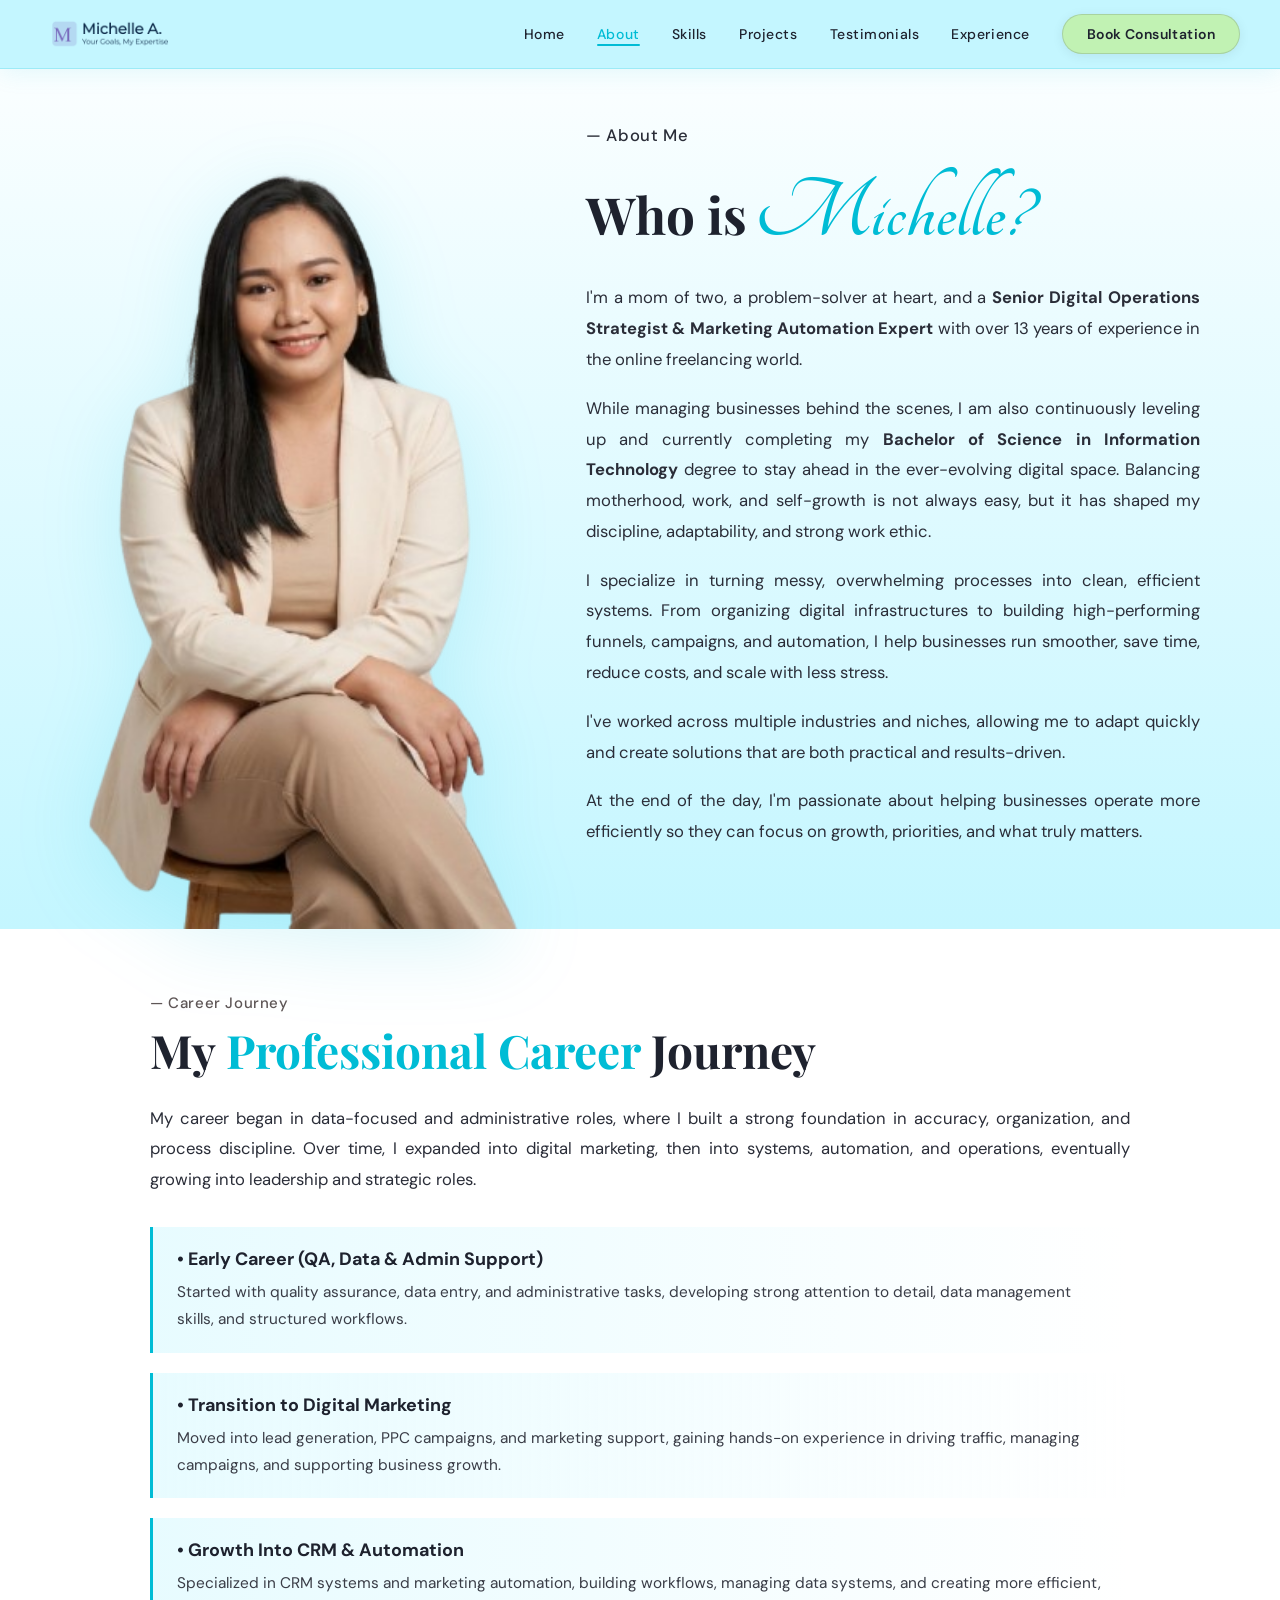
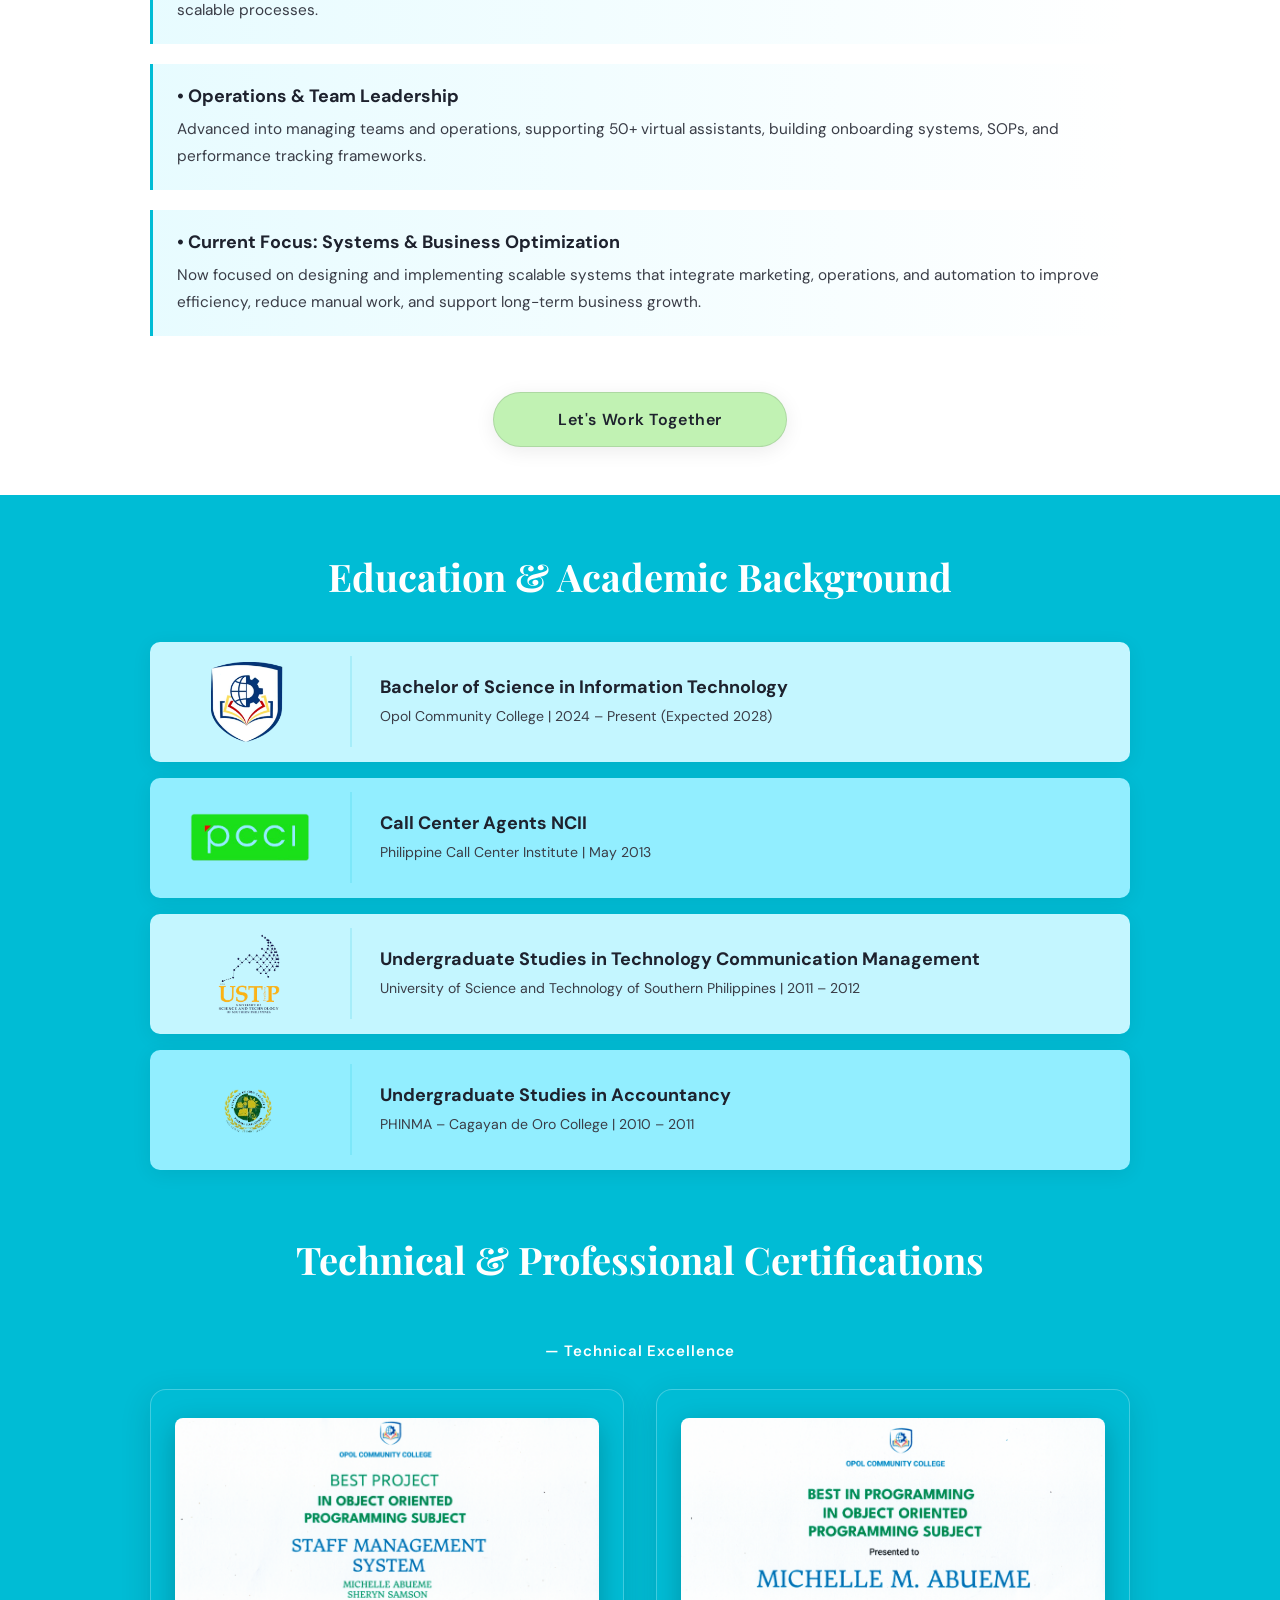
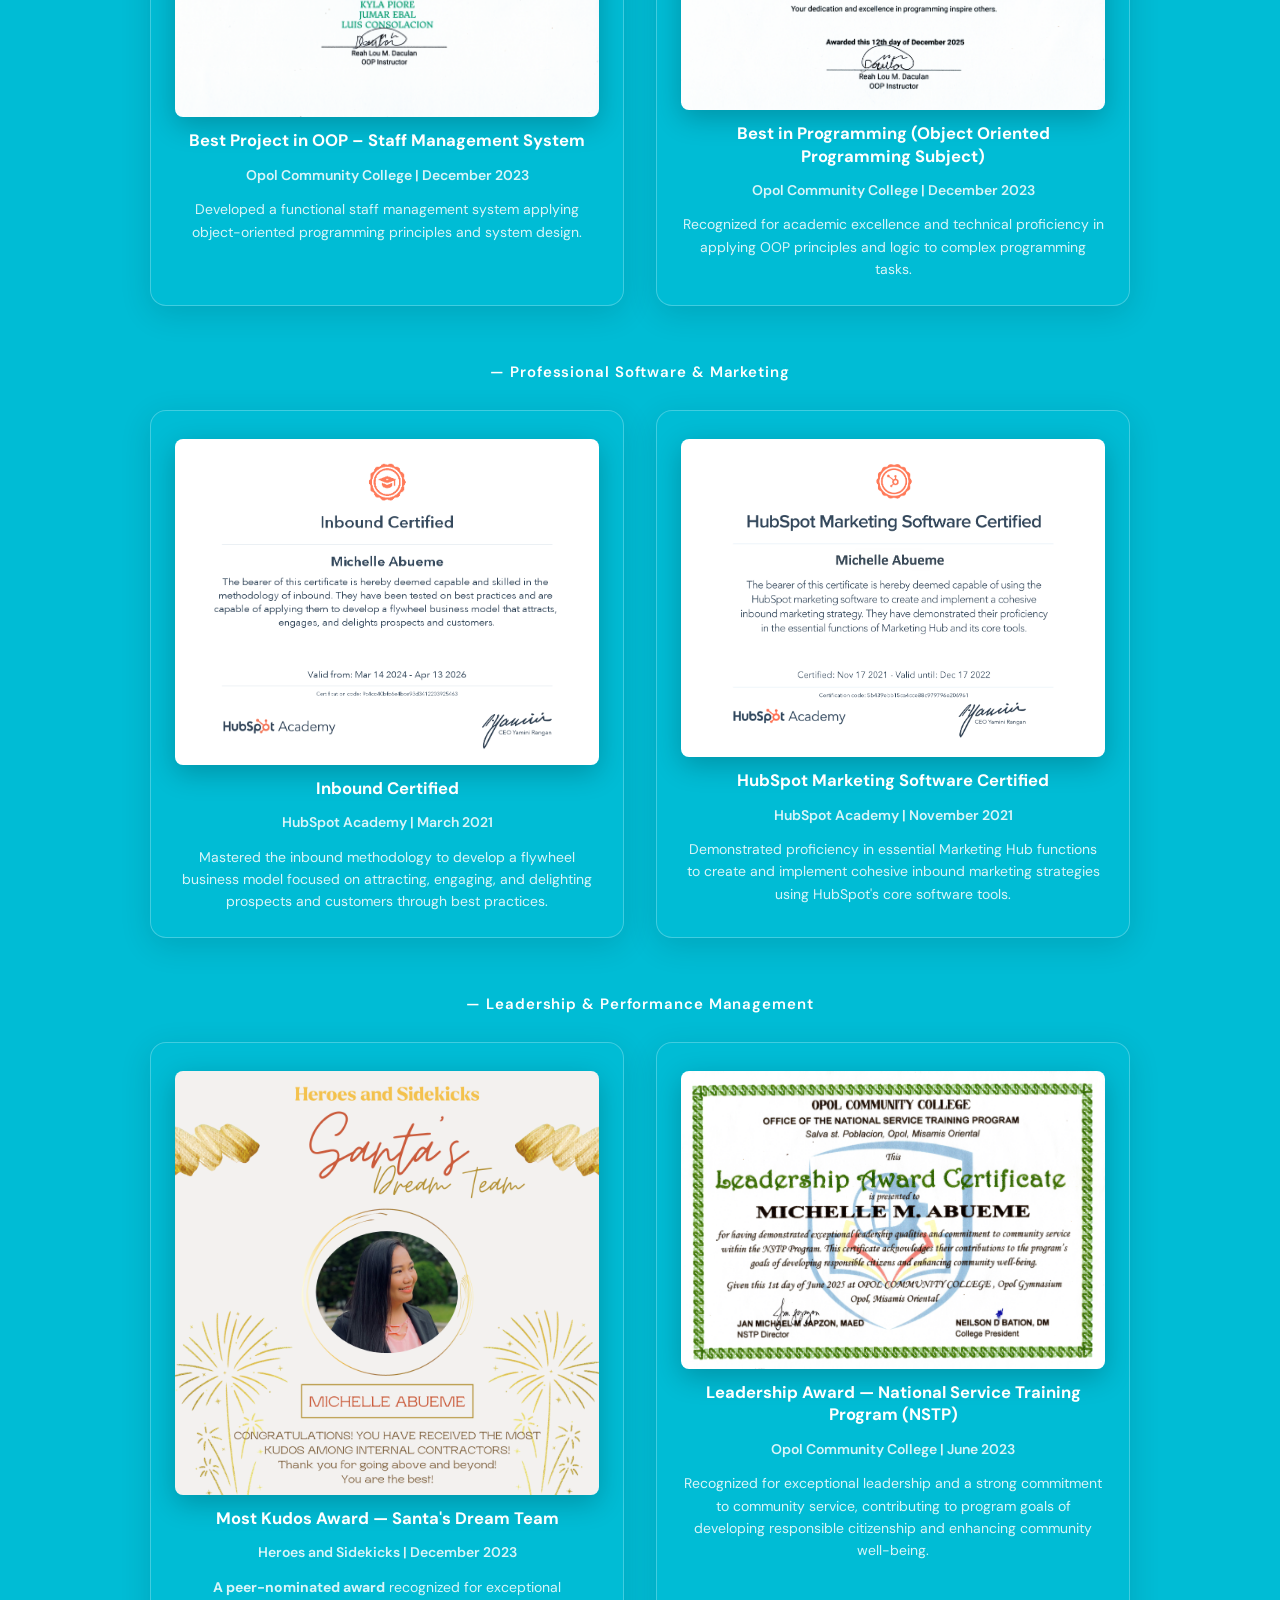
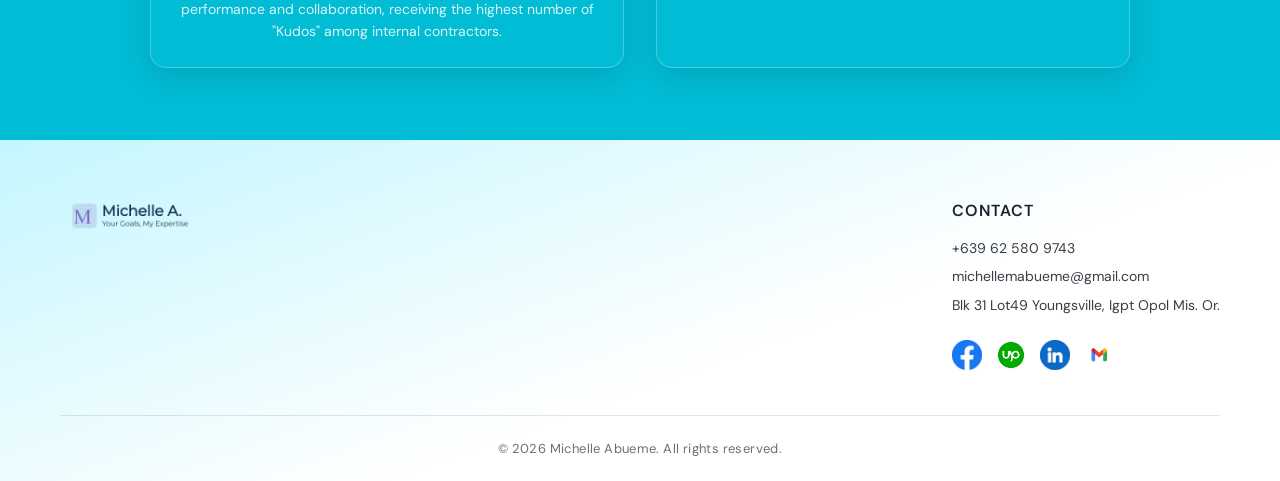
<file: about.html>
<!DOCTYPE html>
<html lang="en">
<head>
    <meta charset="UTF-8">
    <meta name="viewport" content="width=device-width, initial-scale=1.0">
    <title>About — Michelle Abueme</title>
    <link rel="preconnect" href="https://fonts.googleapis.com">
    <link rel="preconnect" href="https://fonts.gstatic.com" crossorigin>
    <link href="https://fonts.googleapis.com/css2?family=Cormorant+Garamond:ital,wght@0,300;0,400;0,600;1,300;1,400&family=DM+Sans:wght@300;400;500;600&family=Playfair+Display:wght@700&family=Tangerine:wght@700&display=swap" rel="stylesheet">
    <link rel="stylesheet" href="about.css">
</head>
<body>

    <!-- NAV -->
    <nav id="navbar">
        <a href="home.html" class="logo">
            <img src="images/logo-transparent.png" alt="Michelle Abueme">
        </a>
        <div class="nav-links">
            <a href="home.html" class="nav-link">Home</a>
            <a href="about.html" class="nav-link active">About</a>
            <a href="skills.html" class="nav-link">Skills</a>
            <a href="projects.html" class="nav-link">Projects</a>
            <a href="testimonials.html" class="nav-link">Testimonials</a>
            <a href="experience.html" class="nav-link">Experience</a>
            <a href="book.html" class="nav-link--cta">Book Consultation</a>
        </div>
        <button class="hamburger" id="hamburger" aria-label="Open menu">
            <span></span><span></span><span></span>
        </button>
    </nav>

    <!-- MOBILE MENU -->
    <div class="mobile-menu" id="mobileMenu">
        <a href="home.html" class="nav-link">Home</a>
        <a href="about.html" class="nav-link active">About</a>
        <a href="skills.html" class="nav-link">Skills</a>
        <a href="projects.html" class="nav-link">Projects</a>
        <a href="testimonials.html" class="nav-link">Testimonials</a>
        <a href="experience.html" class="nav-link">Experience</a>
        <a href="book.html" class="nav-link--cta">Book Consultation</a>
    </div>

    <!-- ── ABOUT SECTION ── -->
    <section class="about-section">
        <div class="about-image reveal">
            <img src="images/about img.png" alt="Michelle Abueme">
        </div>

        <div class="about-text">
            <p class="section-label reveal">— About Me</p>
            <h2 class="about-title reveal">
                <span class="who">Who is </span><span class="michelle">Michelle?</span>
            </h2>

            <p class="reveal reveal-delay-1">I'm a mom of two, a problem-solver at heart, and a <strong>Senior Digital Operations Strategist &amp; Marketing Automation Expert</strong> with over 13 years of experience in the online freelancing world.</p>

            <p class="reveal reveal-delay-1">While managing businesses behind the scenes, I am also continuously leveling up and currently completing my <strong>Bachelor of Science in Information Technology</strong> degree to stay ahead in the ever-evolving digital space. Balancing motherhood, work, and self-growth is not always easy, but it has shaped my discipline, adaptability, and strong work ethic.</p>

            <p class="reveal reveal-delay-2">I specialize in turning messy, overwhelming processes into clean, efficient systems. From organizing digital infrastructures to building high-performing funnels, campaigns, and automation, I help businesses run smoother, save time, reduce costs, and scale with less stress.</p>

            <p class="reveal reveal-delay-2">I've worked across multiple industries and niches, allowing me to adapt quickly and create solutions that are both practical and results-driven.</p>

            <p class="reveal reveal-delay-3">At the end of the day, I'm passionate about helping businesses operate more efficiently so they can focus on growth, priorities, and what truly matters.</p>
        </div>
    </section>

    <!-- ── CAREER JOURNEY ── -->
    <section class="career-section">
        <div class="career-container">
            <p class="section-label reveal">— Career Journey</p>
            <h2 class="career-title reveal">My <span class="highlight">Professional Career</span> Journey</h2>

            <p class="career-intro reveal reveal-delay-1">My career began in data-focused and administrative roles, where I built a strong foundation in accuracy, organization, and process discipline. Over time, I expanded into digital marketing, then into systems, automation, and operations, eventually growing into leadership and strategic roles.</p>

            <div class="career-grid">
                <div class="career-block reveal">
                    <h4>• Early Career (QA, Data &amp; Admin Support)</h4>
                    <p>Started with quality assurance, data entry, and administrative tasks, developing strong attention to detail, data management skills, and structured workflows.</p>
                </div>
                <div class="career-block reveal reveal-delay-1">
                    <h4>• Transition to Digital Marketing</h4>
                    <p>Moved into lead generation, PPC campaigns, and marketing support, gaining hands-on experience in driving traffic, managing campaigns, and supporting business growth.</p>
                </div>
                <div class="career-block reveal reveal-delay-1">
                    <h4>• Growth Into CRM &amp; Automation</h4>
                    <p>Specialized in CRM systems and marketing automation, building workflows, managing data systems, and creating more efficient, scalable processes.</p>
                </div>
                <div class="career-block reveal reveal-delay-2">
                    <h4>• Operations &amp; Team Leadership</h4>
                    <p>Advanced into managing teams and operations, supporting 50+ virtual assistants, building onboarding systems, SOPs, and performance tracking frameworks.</p>
                </div>
                <div class="career-block reveal reveal-delay-2">
                    <h4>• Current Focus: Systems &amp; Business Optimization</h4>
                    <p>Now focused on designing and implementing scalable systems that integrate marketing, operations, and automation to improve efficiency, reduce manual work, and support long-term business growth.</p>
                </div>
            </div>

            <div class="btn-container reveal">
                <a href="book.html" class="work-btn">Let's Work Together</a>
            </div>
        </div>
    </section>

    <!-- ── EDUCATION & CERTIFICATIONS ── -->
    <section class="edu-cert-section">
        <div class="edu-cert-container">

            <!-- Education -->
            <div class="edu-block">
                <h2 class="section-title reveal">Education &amp; Academic Background</h2>

                <div class="edu-items-grid">
                    <div class="edu-item item-light reveal">
                        <div class="edu-logo-wrap">
                            <img src="images/occ.png" alt="Opol Community College">
                        </div>
                        <div class="edu-info">
                            <h3>Bachelor of Science in Information Technology</h3>
                            <p>Opol Community College | 2024 – Present (Expected 2028)</p>
                        </div>
                    </div>

                    <div class="edu-item item-dark reveal reveal-delay-1">
                        <div class="edu-logo-wrap">
                            <img src="images/PCCI.png" alt="Philippine Call Center Institute">
                        </div>
                        <div class="edu-info">
                            <h3>Call Center Agents NCII</h3>
                            <p>Philippine Call Center Institute | May 2013</p>
                        </div>
                    </div>

                    <div class="edu-item item-light reveal reveal-delay-1">
                        <div class="edu-logo-wrap">
                            <img src="images/USTP.png" alt="USTP">
                        </div>
                        <div class="edu-info">
                            <h3>Undergraduate Studies in Technology Communication Management</h3>
                            <p>University of Science and Technology of Southern Philippines | 2011 – 2012</p>
                        </div>
                    </div>

                    <div class="edu-item item-dark reveal reveal-delay-2">
                        <div class="edu-logo-wrap">
                            <img src="images/COC.png" alt="PHINMA CDO">
                        </div>
                        <div class="edu-info">
                            <h3>Undergraduate Studies in Accountancy</h3>
                            <p>PHINMA – Cagayan de Oro College | 2010 – 2011</p>
                        </div>
                    </div>
                </div>
            </div>

            <!-- Certifications -->
            <div class="cert-block">
                <h2 class="section-title reveal">Technical &amp; Professional Certifications</h2>

                <!-- Technical Excellence -->
                <p class="cert-label reveal">— Technical Excellence</p>
                <div class="cert-grid">
                    <div class="cert-card reveal">
                        <img src="images/CERT1.png" alt="OOP Certificate" class="cert-image">
                        <h4>Best Project in OOP – Staff Management System</h4>
                        <p class="cert-issuer">Opol Community College | December 2023</p>
                        <p>Developed a functional staff management system applying object-oriented programming principles and system design.</p>
                    </div>
                    <div class="cert-card reveal reveal-delay-1">
                        <img src="images/CERT2.png" alt="OOP Subject Certificate" class="cert-image">
                        <h4>Best in Programming (Object Oriented Programming Subject)</h4>
                        <p class="cert-issuer">Opol Community College | December 2023</p>
                        <p>Recognized for academic excellence and technical proficiency in applying OOP principles and logic to complex programming tasks.</p>
                    </div>
                </div>

                <!-- Professional Software & Marketing -->
                <p class="cert-label reveal">— Professional Software &amp; Marketing</p>
                <div class="cert-grid">
                    <div class="cert-card reveal">
                        <img src="images/CERT3.png" alt="HubSpot Certificate" class="cert-image">
                        <h4>Inbound Certified</h4>
                        <p class="cert-issuer">HubSpot Academy | March 2021</p>
                        <p>Mastered the inbound methodology to develop a flywheel business model focused on attracting, engaging, and delighting prospects and customers through best practices.</p>
                    </div>
                    <div class="cert-card reveal reveal-delay-1">
                        <img src="images/CERT4.png" alt="HubSpot Marketing Certificate" class="cert-image">
                        <h4>HubSpot Marketing Software Certified</h4>
                        <p class="cert-issuer">HubSpot Academy | November 2021</p>
                        <p>Demonstrated proficiency in essential Marketing Hub functions to create and implement cohesive inbound marketing strategies using HubSpot's core software tools.</p>
                    </div>
                </div>

                <!-- Leadership & Performance Management -->
                <p class="cert-label reveal">— Leadership &amp; Performance Management</p>
                <div class="cert-grid">
                    <div class="cert-card reveal">
                        <img src="images/CERT5.png" alt="Kudos Certificate" class="cert-image">
                        <h4>Most Kudos Award — Santa's Dream Team</h4>
                        <p class="cert-issuer">Heroes and Sidekicks | December 2023</p>
                        <p><strong>A peer-nominated award</strong> recognized for exceptional performance and collaboration, receiving the highest number of "Kudos" among internal contractors.</p>
                    </div>
                    <div class="cert-card reveal reveal-delay-1">
                        <img src="images/CERT6.png" alt="Leadership Certificate" class="cert-image">
                        <h4>Leadership Award — National Service Training Program (NSTP)</h4>
                        <p class="cert-issuer">Opol Community College | June 2023</p>
                        <p>Recognized for exceptional leadership and a strong commitment to community service, contributing to program goals of developing responsible citizenship and enhancing community well-being.</p>
                    </div>
                </div>
            </div>

        </div>
    </section>

    <!-- ── FOOTER ── -->
    <footer class="footer-section">
        <div class="footer-container">
            <div class="footer-content">
                <div class="footer-brand">
                    <a href="home.html">
                        <img src="images/logo-transparent.png" alt="Michelle Abueme">
                    </a>
                </div>
                <div class="footer-contact">
                    <h3>Contact</h3>
                    <p>+639 62 580 9743</p>
                    <p>michellemabueme@gmail.com</p>
                    <p>Blk 31 Lot49 Youngsville, Igpt Opol Mis. Or.</p>
                    <div class="footer-social-icons">
                        <a href="https://www.facebook.com/michelle.micth/" target="_blank"><img src="images/fb.png" alt="Facebook"></a>
                        <a href="https://www.upwork.com/freelancers/~012e29f9a9e0edf73e?mp_source=share" target="_blank"><img src="images/up.png" alt="Upwork"></a>
                        <a href="https://www.linkedin.com/in/michelle-abueme/" target="_blank"><img src="images/ln.png" alt="LinkedIn"></a>
                        <a href="mailto:michellemabueme@gmail.com" target="_blank"><img src="images/GM.png" alt="Gmail"></a>
                    </div>
                </div>
            </div>
            <div class="footer-bottom">
                <p>© 2026 Michelle Abueme. All rights reserved.</p>
            </div>
        </div>
    </footer>

    <script>
        // Nav scroll
        const navbar = document.getElementById('navbar');
        window.addEventListener('scroll', () => {
            navbar.classList.toggle('scrolled', window.scrollY > 40);
        });

        // Hamburger
        const hamburger = document.getElementById('hamburger');
        const mobileMenu = document.getElementById('mobileMenu');
        hamburger.addEventListener('click', () => {
            const isOpen = hamburger.classList.toggle('open');
            mobileMenu.classList.toggle('open', isOpen);
            document.body.style.overflow = isOpen ? 'hidden' : '';
        });
        mobileMenu.querySelectorAll('a').forEach(link => {
            link.addEventListener('click', () => {
                hamburger.classList.remove('open');
                mobileMenu.classList.remove('open');
                document.body.style.overflow = '';
            });
        });

        // Scroll reveal
        const revealEls = document.querySelectorAll('.reveal');
        const observer = new IntersectionObserver((entries) => {
            entries.forEach(entry => {
                if (entry.isIntersecting) {
                    entry.target.classList.add('visible');
                    observer.unobserve(entry.target);
                }
            });
        }, { threshold: 0.1 });
        revealEls.forEach(el => observer.observe(el));
    </script>
</body>
</html>
</file>
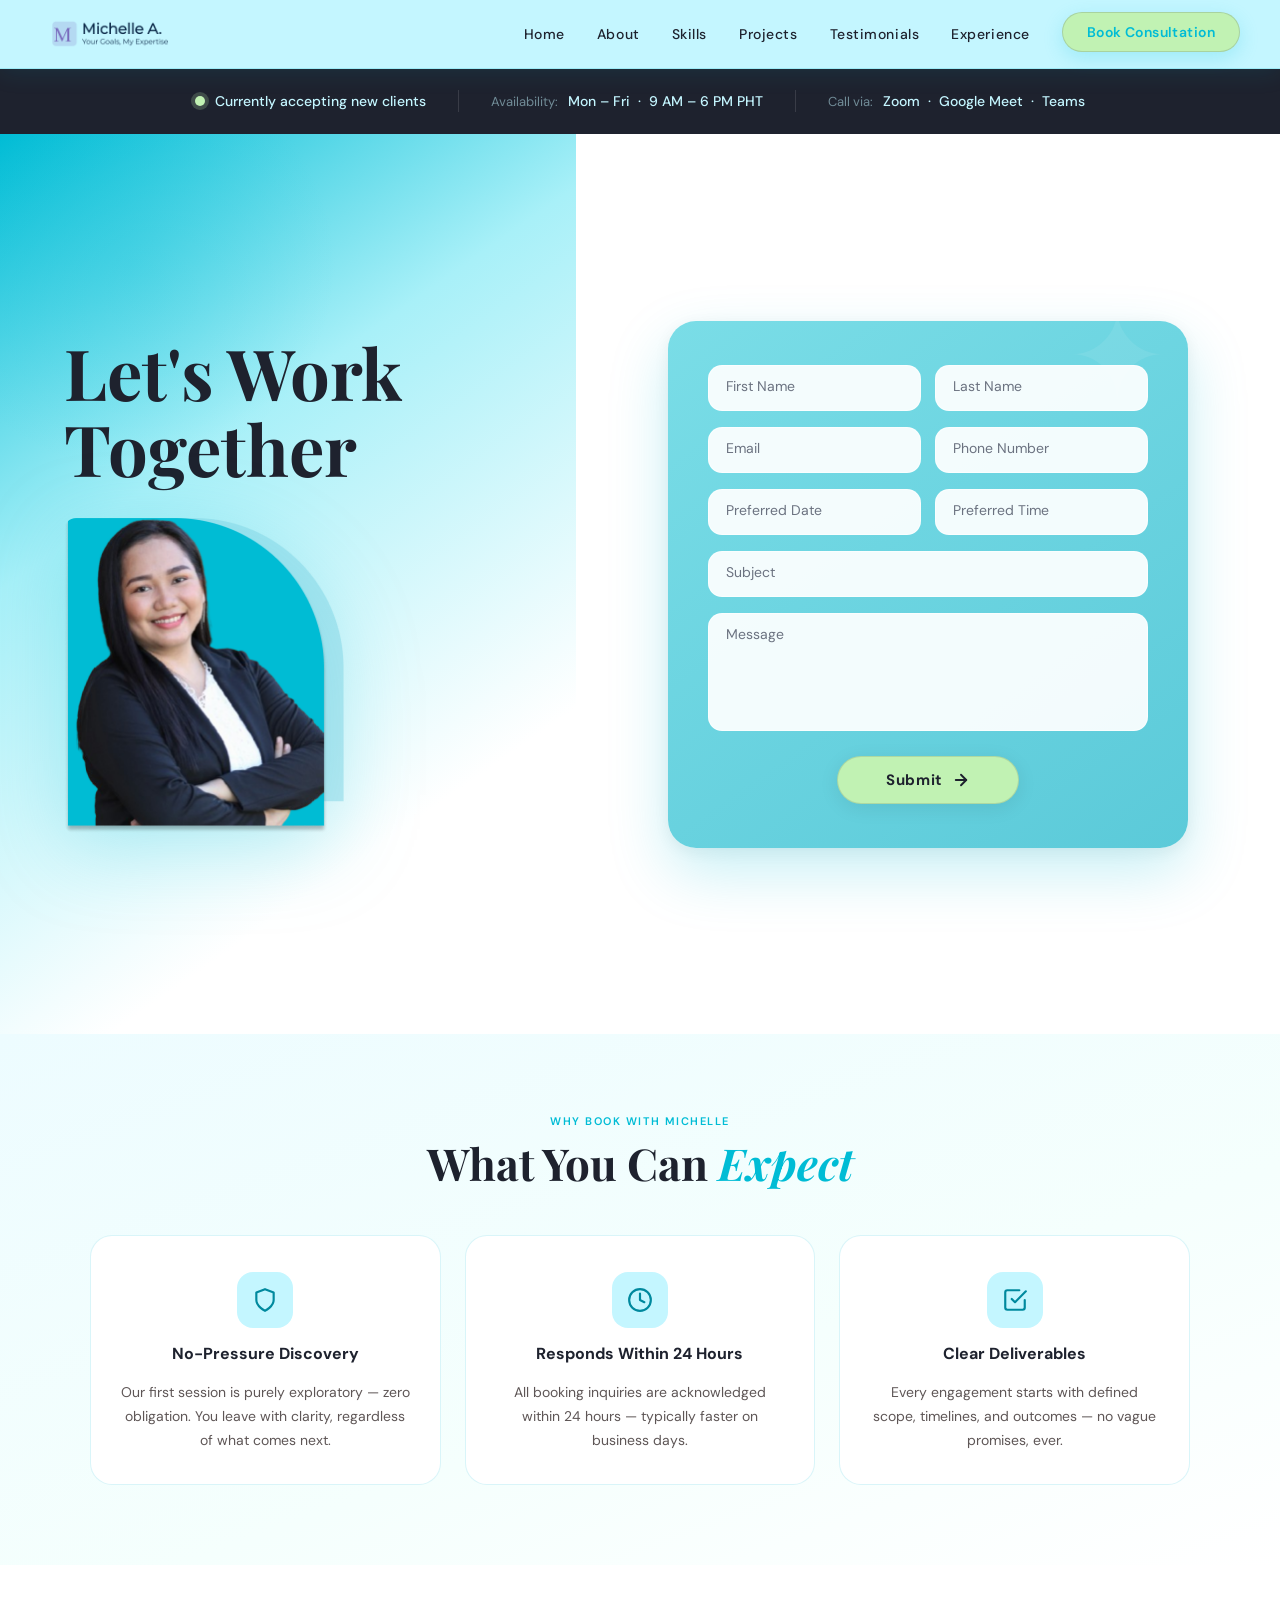
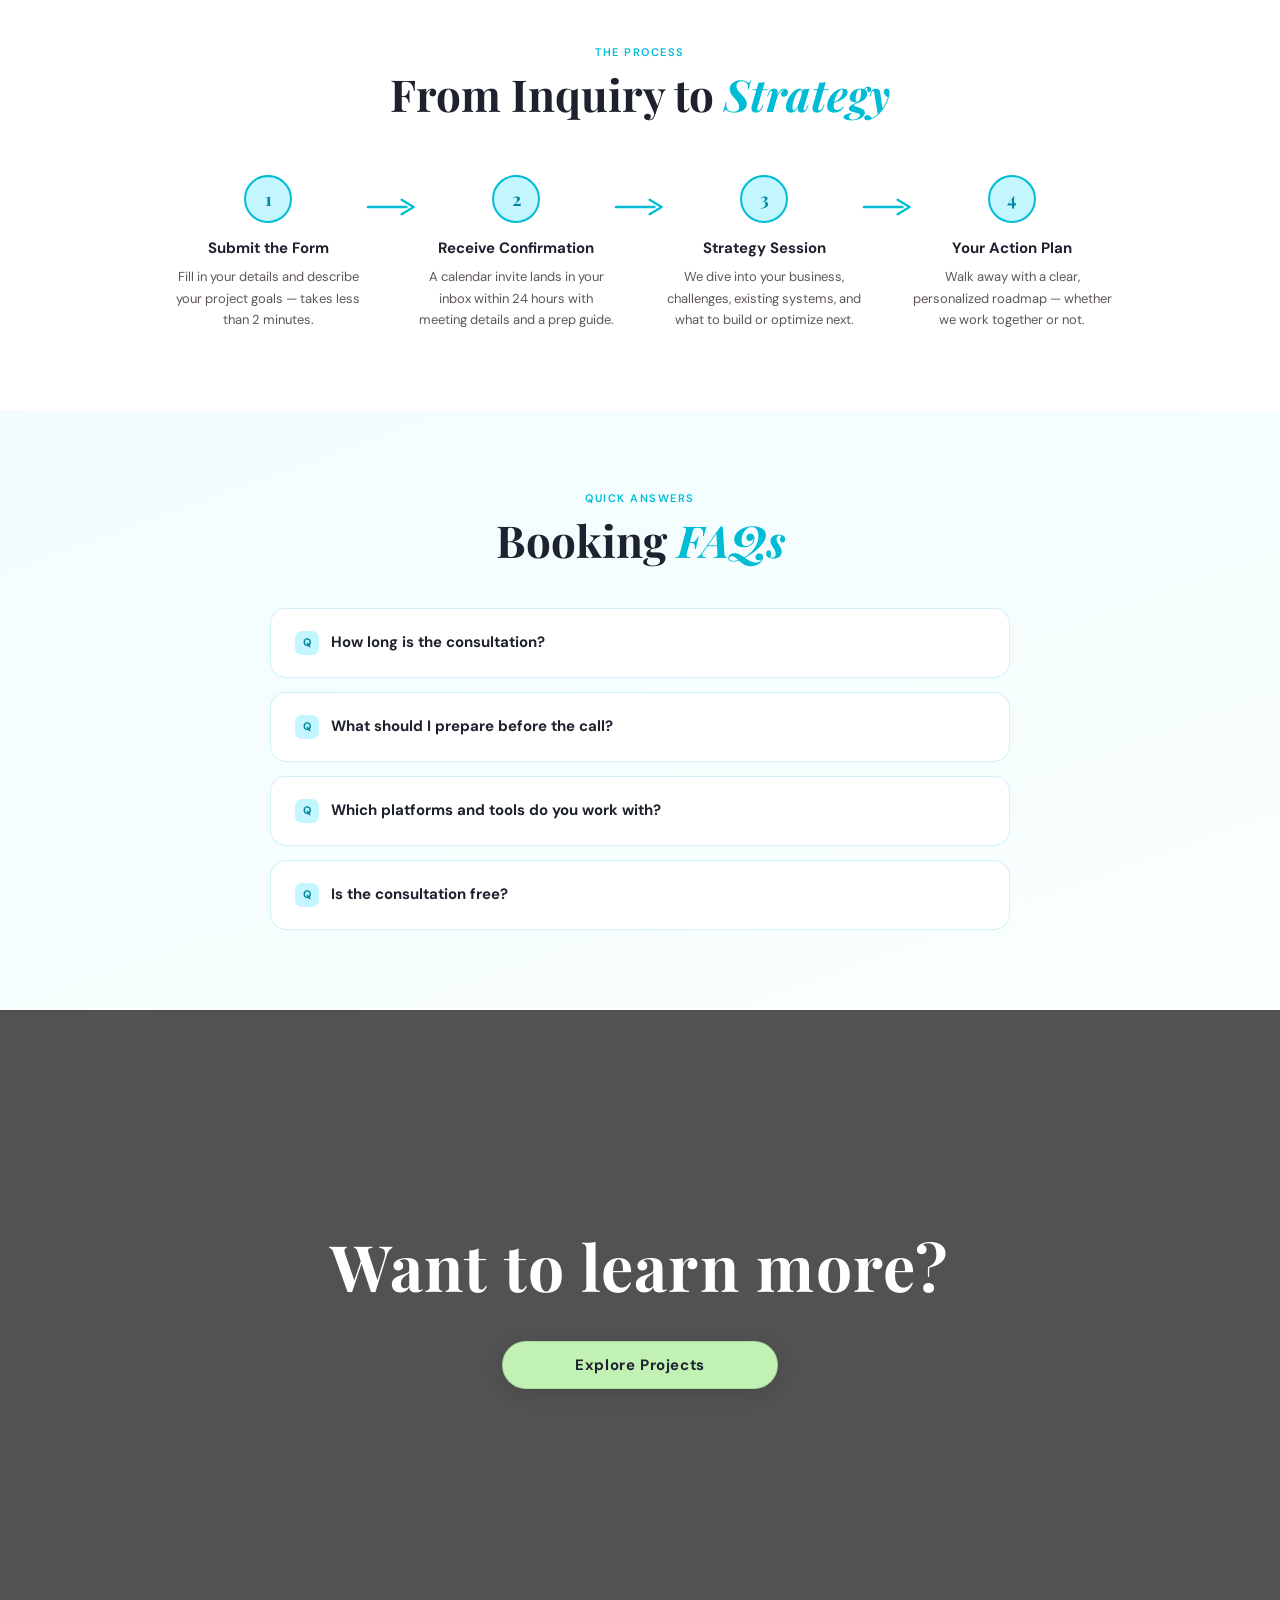
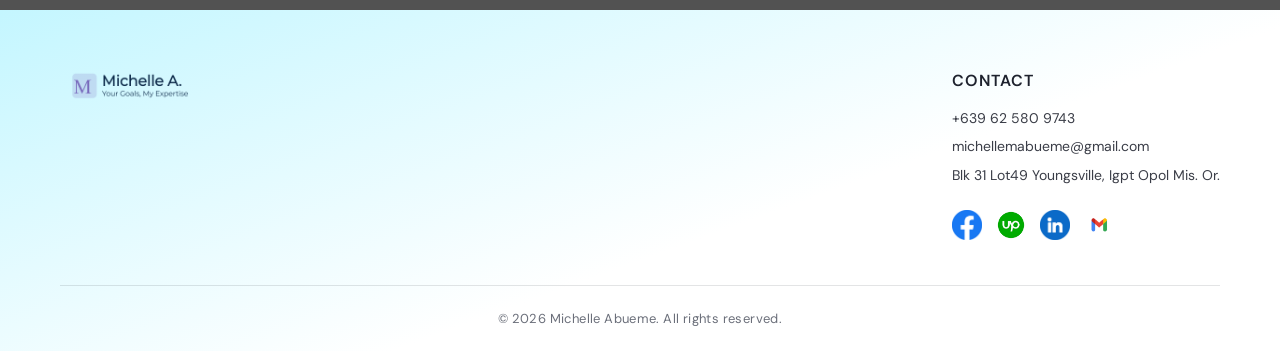
<file: book.html>
<!DOCTYPE html>
<html lang="en">
<head>
    <meta charset="UTF-8">
    <title>Book Consultation — Michelle Abueme</title>
    <meta name="viewport" content="width=device-width, initial-scale=1.0">
    <link rel="preconnect" href="https://fonts.googleapis.com">
    <link rel="preconnect" href="https://fonts.gstatic.com" crossorigin>
    <link href="https://fonts.googleapis.com/css2?family=Cormorant+Garamond:ital,wght@0,300;0,400;0,600;1,300;1,400&family=DM+Sans:wght@300;400;500;600&family=Playfair+Display:wght@700&display=swap" rel="stylesheet">
    <link rel="stylesheet" href="book.css">
</head>
<body>

    <!-- NAV -->
    <nav id="navbar">
        <a href="home.html" class="logo">
            <img src="images/logo-transparent.png" alt="Michelle Abueme">
        </a>
        <div class="nav-links">
            <a href="home.html" class="nav-link">Home</a>
            <a href="about.html" class="nav-link">About</a>
            <a href="skills.html" class="nav-link">Skills</a>
            <a href="projects.html" class="nav-link">Projects</a>
            <a href="testimonials.html" class="nav-link">Testimonials</a>
            <a href="experience.html" class="nav-link">Experience</a>
            <a href="book.html" class="nav-link--cta active">Book Consultation</a>
        </div>
        <button class="hamburger" id="hamburger" aria-label="Open menu">
            <span></span><span></span><span></span>
        </button>
    </nav>

    <!-- MOBILE MENU -->
    <div class="mobile-menu" id="mobileMenu">
        <a href="home.html" class="nav-link">Home</a>
        <a href="about.html" class="nav-link">About</a>
        <a href="skills.html" class="nav-link">Skills</a>
        <a href="projects.html" class="nav-link">Projects</a>
        <a href="testimonials.html" class="nav-link">Testimonials</a>
        <a href="experience.html" class="nav-link">Experience</a>
        <a href="book.html" class="nav-link--cta active">Book Consultation</a>
    </div>

    <!-- 1. AVAILABILITY STRIP -->
    <div class="avail-strip" style="margin-top: 68px;">
        <div class="avail-inner">
            <div class="avail-badge">
                <span class="avail-dot"></span>
                <span>Currently accepting new clients</span>
            </div>
            <div class="avail-divider"></div>
            <div class="avail-badge">
                <span class="avail-label">Availability:</span>
                <span>Mon – Fri &nbsp;·&nbsp; 9 AM – 6 PM PHT</span>
            </div>
            <div class="avail-divider"></div>
            <div class="avail-badge">
                <span class="avail-label">Call via:</span>
                <span>Zoom &nbsp;·&nbsp; Google Meet &nbsp;·&nbsp; Teams</span>
            </div>
        </div>
    </div>

    <!-- 2. BOOKING HERO (FORM SECTION) -->
    <section class="booking-section" style="padding-top: 0;">
        <!-- LEFT -->
        <div class="booking-left">
            <div class="booking-left-inner">
                <h1 class="reveal">Let's Work<br>Together</h1>
                <img src="images/contact-img.png" alt="Michelle Abueme" class="reveal reveal-delay-1">
            </div>
        </div>

        <!-- RIGHT — FORM -->
        <div class="booking-right">
            <div class="booking-form reveal reveal-delay-1">
                <div class="form-row">
                    <div class="input-wrap">
                        <input type="text" id="firstName" placeholder=" " required>
                        <label for="firstName">First Name</label>
                    </div>
                    <div class="input-wrap">
                        <input type="text" id="lastName" placeholder=" " required>
                        <label for="lastName">Last Name</label>
                    </div>
                </div>
                <div class="form-row">
                    <div class="input-wrap">
                        <input type="email" id="email" placeholder=" " required>
                        <label for="email">Email</label>
                    </div>
                    <div class="input-wrap">
                        <input type="tel" id="phone" placeholder=" " required>
                        <label for="phone">Phone Number</label>
                    </div>
                </div>
                <div class="form-row">
                    <div class="input-wrap">
                        <input type="text" id="date" placeholder=" " required>
                        <label for="date">Preferred Date</label>
                    </div>
                    <div class="input-wrap">
                        <input type="text" id="time" placeholder=" " required>
                        <label for="time">Preferred Time</label>
                    </div>
                </div>
                <div class="input-wrap full">
                    <input type="text" id="subject" placeholder=" " required>
                    <label for="subject">Subject</label>
                </div>
                <div class="input-wrap full">
                    <textarea id="message" placeholder=" " rows="5" required></textarea>
                    <label for="message">Message</label>
                </div>
                <button type="submit" class="submit-btn">
                    <span>Submit</span>
                    <svg width="18" height="18" viewBox="0 0 24 24" fill="none" stroke="currentColor" stroke-width="2.5" stroke-linecap="round" stroke-linejoin="round"><line x1="5" y1="12" x2="19" y2="12"/><polyline points="12 5 19 12 12 19"/></svg>
                </button>
            </div>
        </div>
    </section>

    <!-- ═══════════════════════════════
         MOVED: 3. TRUST SIGNALS (EXPECT)
    ═══════════════════════════════ -->
    <section class="trust-section">
        <div class="trust-inner">
            <p class="section-eyebrow reveal">Why Book With Michelle</p>
            <h2 class="section-heading reveal reveal-delay-1">What You Can <em>Expect</em></h2>
            <div class="trust-grid">
                <div class="trust-card reveal reveal-delay-1">
                    <div class="trust-icon">
                        <svg viewBox="0 0 24 24" fill="none" stroke="currentColor" stroke-width="2" stroke-linecap="round" stroke-linejoin="round">
                            <path d="M12 22s8-4 8-10V5l-8-3-8 3v7c0 6 8 10 8 10z"/>
                        </svg>
                    </div>
                    <h3>No-Pressure Discovery</h3>
                    <p>Our first session is purely exploratory — zero obligation. You leave with clarity, regardless of what comes next.</p>
                </div>
                <div class="trust-card reveal reveal-delay-2">
                    <div class="trust-icon">
                        <svg viewBox="0 0 24 24" fill="none" stroke="currentColor" stroke-width="2" stroke-linecap="round" stroke-linejoin="round">
                            <circle cx="12" cy="12" r="10"/>
                            <polyline points="12 6 12 12 16 14"/>
                        </svg>
                    </div>
                    <h3>Responds Within 24 Hours</h3>
                    <p>All booking inquiries are acknowledged within 24 hours — typically faster on business days.</p>
                </div>
                <div class="trust-card reveal reveal-delay-1">
                    <div class="trust-icon">
                        <svg viewBox="0 0 24 24" fill="none" stroke="currentColor" stroke-width="2" stroke-linecap="round" stroke-linejoin="round">
                            <polyline points="9 11 12 14 22 4"/>
                            <path d="M21 12v7a2 2 0 0 1-2 2H5a2 2 0 0 1-2-2V5a2 2 0 0 1 2-2h11"/>
                        </svg>
                    </div>
                    <h3>Clear Deliverables</h3>
                    <p>Every engagement starts with defined scope, timelines, and outcomes — no vague promises, ever.</p>
                </div>
            </div>
        </div>
    </section>

    <!-- 4. THE PROCESS -->
    <section class="process-section">
        <div class="process-inner">
            <p class="section-eyebrow reveal">The Process</p>
            <h2 class="section-heading reveal reveal-delay-1">From Inquiry to <em>Strategy</em></h2>
            <div class="process-steps">
                <div class="process-step reveal reveal-delay-1">
                    <div class="step-num">1</div>
                    <div class="step-content">
                        <h4>Submit the Form</h4>
                        <p>Fill in your details and describe your project goals — takes less than 2 minutes.</p>
                    </div>
                </div>
                <div class="step-connector" aria-hidden="true">
                    <svg viewBox="0 0 40 20" fill="none" xmlns="http://www.w3.org/2000/svg">
                        <path d="M0 10 H32 M28 4 L38 10 L28 16" stroke="#00BCD5" stroke-width="2" stroke-linecap="round" stroke-linejoin="round"/>
                    </svg>
                </div>
                <div class="process-step reveal reveal-delay-2">
                    <div class="step-num">2</div>
                    <div class="step-content">
                        <h4>Receive Confirmation</h4>
                        <p>A calendar invite lands in your inbox within 24 hours with meeting details and a prep guide.</p>
                    </div>
                </div>
                <div class="step-connector" aria-hidden="true">
                    <svg viewBox="0 0 40 20" fill="none" xmlns="http://www.w3.org/2000/svg">
                        <path d="M0 10 H32 M28 4 L38 10 L28 16" stroke="#00BCD5" stroke-width="2" stroke-linecap="round" stroke-linejoin="round"/>
                    </svg>
                </div>
                <div class="process-step reveal reveal-delay-1">
                    <div class="step-num">3</div>
                    <div class="step-content">
                        <h4>Strategy Session</h4>
                        <p>We dive into your business, challenges, existing systems, and what to build or optimize next.</p>
                    </div>
                </div>
                <div class="step-connector" aria-hidden="true">
                    <svg viewBox="0 0 40 20" fill="none" xmlns="http://www.w3.org/2000/svg">
                        <path d="M0 10 H32 M28 4 L38 10 L28 16" stroke="#00BCD5" stroke-width="2" stroke-linecap="round" stroke-linejoin="round"/>
                    </svg>
                </div>
                <div class="process-step reveal reveal-delay-2">
                    <div class="step-num">4</div>
                    <div class="step-content">
                        <h4>Your Action Plan</h4>
                        <p>Walk away with a clear, personalized roadmap — whether we work together or not.</p>
                    </div>
                </div>
            </div>
        </div>
    </section>

    <!-- 5. QUICK ANSWERS (FAQ) -->
    <section class="faq-section">
        <div class="faq-inner">
            <p class="section-eyebrow reveal">Quick Answers</p>
            <h2 class="section-heading reveal reveal-delay-1">Booking <em>FAQs</em></h2>
            <div class="faq-list">
                <div class="faq-item reveal reveal-delay-1">
                    <div class="faq-q">
                        <span class="faq-badge">Q</span>
                        How long is the consultation?
                    </div>
                    <div class="faq-a">The initial consultation is 30–45 minutes. This gives us enough time to discuss your needs and identify the best path forward without overwhelming you with information overload.</div>
                </div>
                <div class="faq-item reveal reveal-delay-2">
                    <div class="faq-q">
                        <span class="faq-badge">Q</span>
                        What should I prepare before the call?
                    </div>
                    <div class="faq-a">It helps to have a rough idea of your goals, the current tools or systems you're using, and any specific challenges you want to address. Nothing formal required — just come as you are.</div>
                </div>
                <div class="faq-item reveal reveal-delay-1">
                    <div class="faq-q">
                        <span class="faq-badge">Q</span>
                        Which platforms and tools do you work with?
                    </div>
                    <div class="faq-a">I work across GoHighLevel, HubSpot, ActiveCampaign, Zapier, Monday.com, Google Workspace, and many more. If you're using a tool not listed here, just mention it — I adapt quickly.</div>
                </div>
                <div class="faq-item reveal reveal-delay-2">
                    <div class="faq-q">
                        <span class="faq-badge">Q</span>
                        Is the consultation free?
                    </div>
                    <div class="faq-a">Yes — the discovery call is completely complimentary with no commitment required. Paid engagements only begin after we've mutually agreed on scope, deliverables, and timeline.</div>
                </div>
            </div>
        </div>
    </section>

    <!-- 6. LEARN MORE -->
    <section class="learn-more-section">
        <div class="overlay">
            <div class="overlay-content">
                <h2 class="reveal">Want to learn more?</h2>
                <a href="projects.html" class="explore-btn reveal reveal-delay-1">Explore Projects</a>
            </div>
        </div>
    </section>

    <!-- FOOTER (Same as before) -->
    <footer class="footer-section">
        <div class="footer-container">
            <div class="footer-content">
                <div class="footer-brand">
                    <a href="home.html">
                        <img src="images/logo-transparent.png" alt="Michelle Abueme Branding">
                    </a>
                </div>
                <div class="footer-contact">
                    <h3>Contact</h3>
                    <p>+639 62 580 9743</p>
                    <p>michellemabueme@gmail.com</p>
                    <p>Blk 31 Lot49 Youngsville, Igpt Opol Mis. Or.</p>
                    <div class="footer-social-icons">
                        <a href="https://www.facebook.com/michelle.micth/" target="_blank"><img src="images/fb.png" alt="Facebook"></a>
                        <a href="https://www.upwork.com/freelancers/~012e29f9a9e0edf73e?mp_source=share" target="_blank"><img src="images/up.png" alt="Upwork"></a>
                        <a href="https://www.linkedin.com/in/michelle-abueme/" target="_blank"><img src="images/ln.png" alt="LinkedIn"></a>
                        <a href="mailto:michellemabueme@gmail.com" target="_blank"><img src="images/GM.png" alt="Gmail"></a>
                    </div>
                </div>
            </div>
            <div class="footer-bottom">
                <p>© 2026 Michelle Abueme. All rights reserved.</p>
            </div>
        </div>
    </footer>

    <script>
        // (JS Logic remains unchanged)
        const navbar = document.getElementById('navbar');
        window.addEventListener('scroll', () => {
            navbar.classList.toggle('scrolled', window.scrollY > 40);
        });

        const hamburger = document.getElementById('hamburger');
        const mobileMenu = document.getElementById('mobileMenu');
        hamburger.addEventListener('click', () => {
            const isOpen = hamburger.classList.toggle('open');
            mobileMenu.classList.toggle('open', isOpen);
            document.body.style.overflow = isOpen ? 'hidden' : '';
        });

        const revealEls = document.querySelectorAll('.reveal');
        const observer = new IntersectionObserver((entries) => {
            entries.forEach(entry => {
                if (entry.isIntersecting) {
                    entry.target.classList.add('visible');
                    observer.unobserve(entry.target);
                }
            });
        }, { threshold: 0.12 });
        revealEls.forEach(el => observer.observe(el));

        document.querySelectorAll('.faq-item').forEach(item => {
            item.addEventListener('click', () => {
                const isOpen = item.classList.contains('open');
                document.querySelectorAll('.faq-item').forEach(i => i.classList.remove('open'));
                if (!isOpen) item.classList.add('open');
            });
        });
    </script>
</body>
</html>
</file>
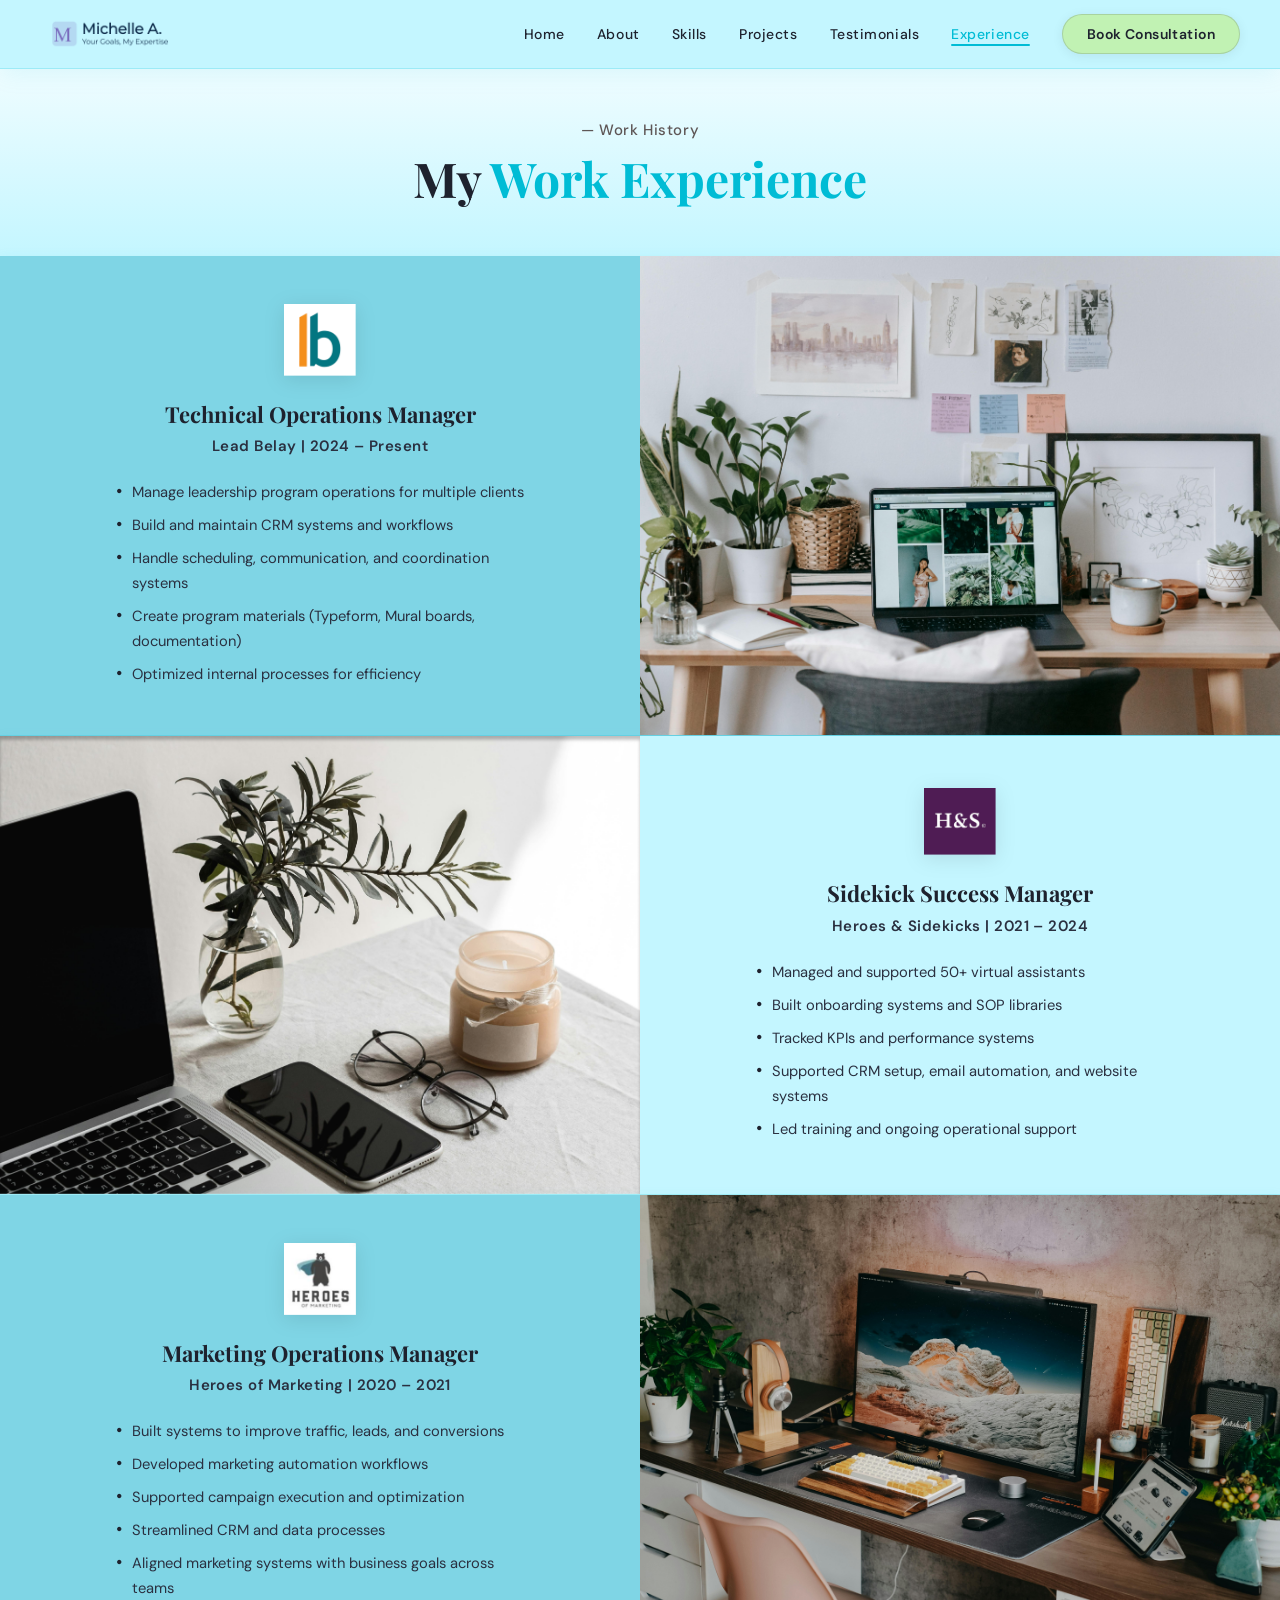
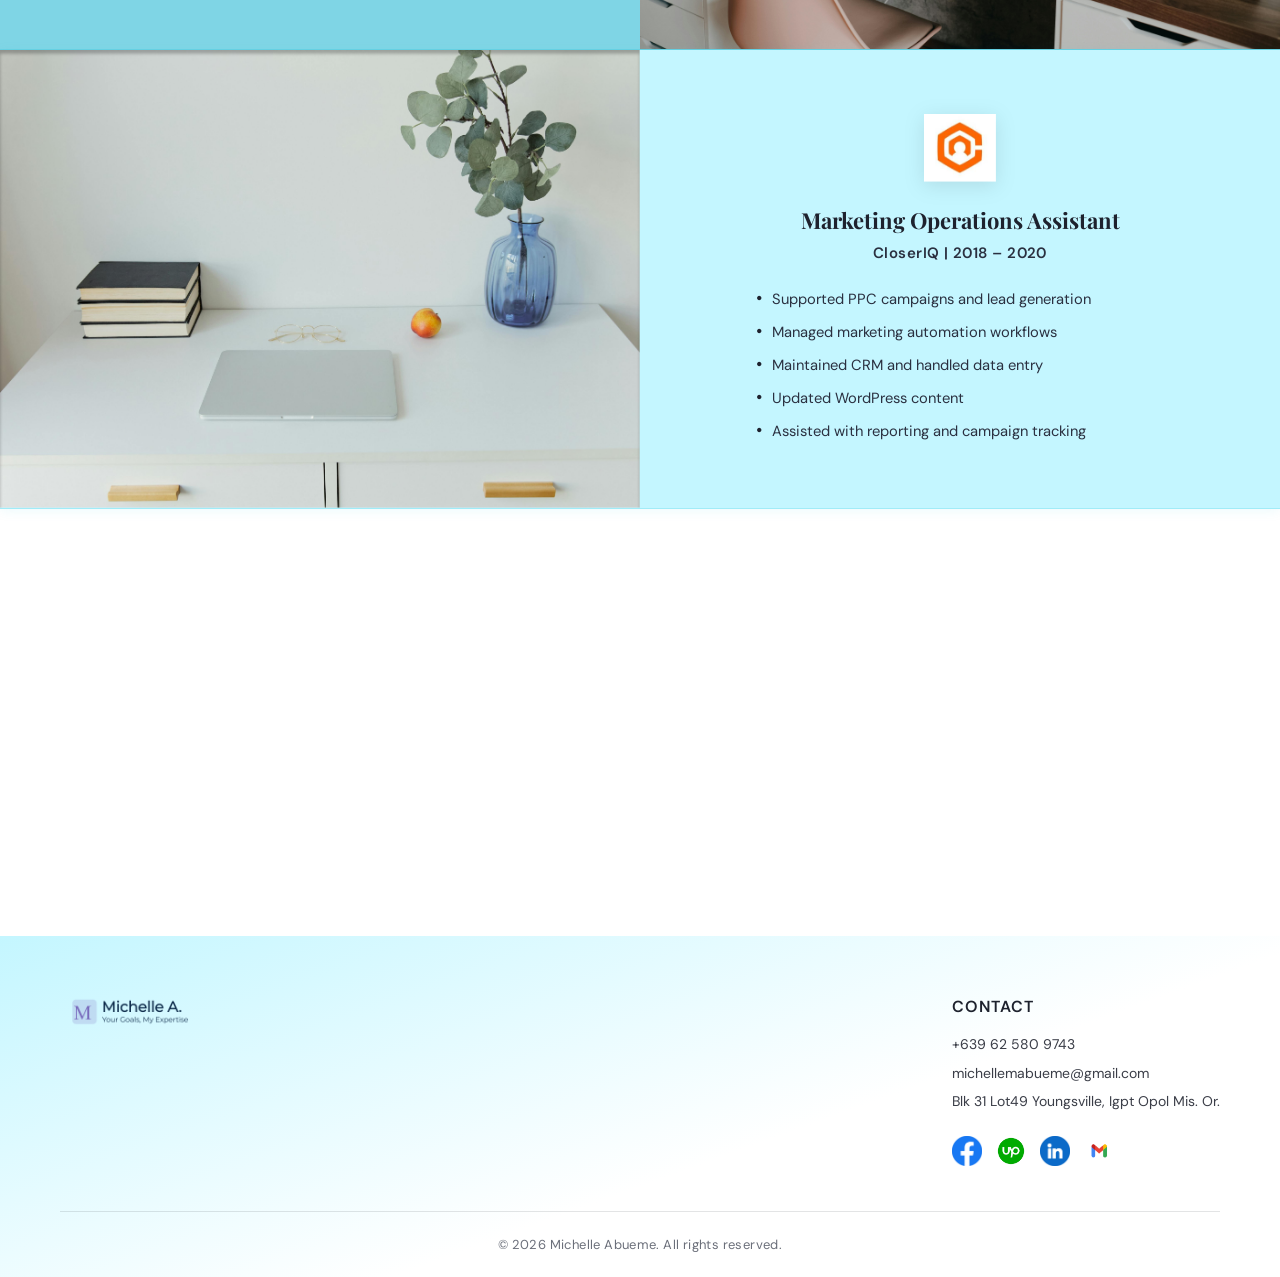
<file: experience.html>
<!DOCTYPE html>
<html lang="en">
<head>
    <meta charset="UTF-8">
    <meta name="viewport" content="width=device-width, initial-scale=1.0">
    <title>Experience — Michelle Abueme</title>
    <link rel="preconnect" href="https://fonts.googleapis.com">
    <link rel="preconnect" href="https://fonts.gstatic.com" crossorigin>
    <link href="https://fonts.googleapis.com/css2?family=Cormorant+Garamond:ital,wght@0,300;0,400;0,600;1,300;1,400&family=DM+Sans:wght@300;400;500;600&family=Playfair+Display:wght@700&family=Tangerine:wght@700&display=swap" rel="stylesheet">
    <link rel="stylesheet" href="experience.css">
</head>
<body>

    <!-- NAV -->
    <nav id="navbar">
        <a href="home.html" class="logo">
            <img src="images/logo-transparent.png" alt="Michelle Abueme">
        </a>
        <div class="nav-links">
            <a href="home.html" class="nav-link">Home</a>
            <a href="about.html" class="nav-link">About</a>
            <a href="skills.html" class="nav-link">Skills</a>
            <a href="projects.html" class="nav-link">Projects</a>
            <a href="testimonials.html" class="nav-link">Testimonials</a>
            <a href="experience.html" class="nav-link active">Experience</a>
            <a href="book.html" class="nav-link--cta">Book Consultation</a>
        </div>
        <button class="hamburger" id="hamburger" aria-label="Open menu">
            <span></span><span></span><span></span>
        </button>
    </nav>

    <!-- MOBILE MENU -->
    <div class="mobile-menu" id="mobileMenu">
        <a href="home.html" class="nav-link">Home</a>
        <a href="about.html" class="nav-link">About</a>
        <a href="skills.html" class="nav-link">Skills</a>
        <a href="projects.html" class="nav-link">Projects</a>
        <a href="testimonials.html" class="nav-link">Testimonials</a>
        <a href="experience.html" class="nav-link active">Experience</a>
        <a href="book.html" class="nav-link--cta">Book Consultation</a>
    </div>

    <!-- ── PAGE HEADER ── -->
    <section class="experience-header">
        <p class="section-label reveal">— Work History</p>
        <h1 class="page-title reveal">My <span class="highlight">Work Experience</span></h1>
    </section>

    <!-- ── EXPERIENCE ROWS ── -->
    <div class="experience-rows">

        <!-- Row 1: text left, image right — cyan-mid bg -->
        <div class="exp-row row-dark reveal">
            <div class="exp-text">
                <div class="exp-inner">
                    <div class="exp-logo-wrap">
                        <img src="images/LB-LOGO.png" alt="Lead Belay" class="exp-logo">
                    </div>
                    <h2 class="exp-title">Technical Operations Manager</h2>
                    <h3 class="exp-company">Lead Belay | 2024 – Present</h3>
                    <ul class="exp-list">
                        <li>Manage leadership program operations for multiple clients</li>
                        <li>Build and maintain CRM systems and workflows</li>
                        <li>Handle scheduling, communication, and coordination systems</li>
                        <li>Create program materials (Typeform, Mural boards, documentation)</li>
                        <li>Optimized internal processes for efficiency</li>
                    </ul>
                </div>
            </div>
            <div class="exp-image">
                <img src="images/LB.jpg" alt="Lead Belay workspace">
            </div>
        </div>

        <!-- Row 2: image left, text right — cyan-light bg -->
        <div class="exp-row row-light row-reverse reveal">
            <div class="exp-text">
                <div class="exp-inner">
                    <div class="exp-logo-wrap">
                        <img src="images/HS-LOGO.png" alt="Heroes & Sidekicks" class="exp-logo">
                    </div>
                    <h2 class="exp-title">Sidekick Success Manager</h2>
                    <h3 class="exp-company">Heroes &amp; Sidekicks | 2021 – 2024</h3>
                    <ul class="exp-list">
                        <li>Managed and supported 50+ virtual assistants</li>
                        <li>Built onboarding systems and SOP libraries</li>
                        <li>Tracked KPIs and performance systems</li>
                        <li>Supported CRM setup, email automation, and website systems</li>
                        <li>Led training and ongoing operational support</li>
                    </ul>
                </div>
            </div>
            <div class="exp-image">
                <img src="images/HS.png" alt="Heroes & Sidekicks workspace">
            </div>
        </div>

        <!-- Row 3: text left, image right — cyan-mid bg -->
        <div class="exp-row row-dark reveal">
            <div class="exp-text">
                <div class="exp-inner">
                    <div class="exp-logo-wrap">
                        <img src="images/HOM-LOGO.png" alt="Heroes of Marketing" class="exp-logo">
                    </div>
                    <h2 class="exp-title">Marketing Operations Manager</h2>
                    <h3 class="exp-company">Heroes of Marketing | 2020 – 2021</h3>
                    <ul class="exp-list">
                        <li>Built systems to improve traffic, leads, and conversions</li>
                        <li>Developed marketing automation workflows</li>
                        <li>Supported campaign execution and optimization</li>
                        <li>Streamlined CRM and data processes</li>
                        <li>Aligned marketing systems with business goals across teams</li>
                    </ul>
                </div>
            </div>
            <div class="exp-image">
                <img src="images/HOM.jpg" alt="Heroes of Marketing workspace">
            </div>
        </div>

        <!-- Row 4: image left, text right — cyan-light bg -->
        <div class="exp-row row-light row-reverse reveal">
            <div class="exp-text">
                <div class="exp-inner">
                    <div class="exp-logo-wrap">
                        <img src="images/CIQ-LOGO.png" alt="CloserIQ" class="exp-logo">
                    </div>
                    <h2 class="exp-title">Marketing Operations Assistant</h2>
                    <h3 class="exp-company">CloserIQ | 2018 – 2020</h3>
                    <ul class="exp-list">
                        <li>Supported PPC campaigns and lead generation</li>
                        <li>Managed marketing automation workflows</li>
                        <li>Maintained CRM and handled data entry</li>
                        <li>Updated WordPress content</li>
                        <li>Assisted with reporting and campaign tracking</li>
                    </ul>
                </div>
            </div>
            <div class="exp-image">
                <img src="images/CIQ.png" alt="CloserIQ workspace">
            </div>
        </div>

        <!-- Row 5: text left, image right — cyan-mid bg -->
        <div class="exp-row row-dark reveal">
            <div class="exp-text">
                <div class="exp-inner">
                    <div class="exp-logo-wrap multi-logo">
                        <img src="images/CL1.png" alt="Company 1" class="exp-logo-sm">
                        <img src="images/CL2.png" alt="Company 2" class="exp-logo-sm">
                        <img src="images/CL3.png" alt="Company 3" class="exp-logo-sm">
                        <img src="images/CL4.png" alt="Company 4" class="exp-logo-sm">
                        <img src="images/CL5.png" alt="Company 5" class="exp-logo-sm">
                    </div>
                    <h2 class="exp-title">Data Analyst &amp; Marketing Support</h2>
                    <h3 class="exp-company">2011 – 2020 (Various Companies)</h3>
                    <ul class="exp-list">
                        <li>CRM data mapping and database management</li>
                        <li>Data mining, scraping, and research</li>
                        <li>PPC campaign support and marketing operations</li>
                        <li>Lead generation and list building</li>
                        <li>Website updates and administrative coordination</li>
                    </ul>
                </div>
            </div>
            <div class="exp-image">
                <img src="images/LB.jpg" alt="Various companies workspace">
            </div>
        </div>

    </div>

    <!-- ── FOOTER ── -->
    <footer class="footer-section">
        <div class="footer-container">
            <div class="footer-content">
                <div class="footer-brand">
                    <a href="home.html">
                        <img src="images/logo-transparent.png" alt="Michelle Abueme">
                    </a>
                </div>
                <div class="footer-contact">
                    <h3>Contact</h3>
                    <p>+639 62 580 9743</p>
                    <p>michellemabueme@gmail.com</p>
                    <p>Blk 31 Lot49 Youngsville, Igpt Opol Mis. Or.</p>
                    <div class="footer-social-icons">
                        <a href="https://www.facebook.com/michelle.micth/" target="_blank"><img src="images/fb.png" alt="Facebook"></a>
                        <a href="https://www.upwork.com/freelancers/~012e29f9a9e0edf73e?mp_source=share" target="_blank"><img src="images/up.png" alt="Upwork"></a>
                        <a href="https://www.linkedin.com/in/michelle-abueme/" target="_blank"><img src="images/ln.png" alt="LinkedIn"></a>
                        <a href="mailto:michellemabueme@gmail.com" target="_blank"><img src="images/GM.png" alt="Gmail"></a>
                    </div>
                </div>
            </div>
            <div class="footer-bottom">
                <p>© 2026 Michelle Abueme. All rights reserved.</p>
            </div>
        </div>
    </footer>

    <script>
        // Nav scroll
        const navbar = document.getElementById('navbar');
        window.addEventListener('scroll', () => {
            navbar.classList.toggle('scrolled', window.scrollY > 40);
        });

        // Hamburger
        const hamburger = document.getElementById('hamburger');
        const mobileMenu = document.getElementById('mobileMenu');
        hamburger.addEventListener('click', () => {
            const isOpen = hamburger.classList.toggle('open');
            mobileMenu.classList.toggle('open', isOpen);
            document.body.style.overflow = isOpen ? 'hidden' : '';
        });
        mobileMenu.querySelectorAll('a').forEach(link => {
            link.addEventListener('click', () => {
                hamburger.classList.remove('open');
                mobileMenu.classList.remove('open');
                document.body.style.overflow = '';
            });
        });

        // Scroll reveal
        const revealEls = document.querySelectorAll('.reveal');
        const observer = new IntersectionObserver((entries) => {
            entries.forEach(entry => {
                if (entry.isIntersecting) {
                    entry.target.classList.add('visible');
                    observer.unobserve(entry.target);
                }
            });
        }, { threshold: 0.06 });
        revealEls.forEach(el => observer.observe(el));
    </script>
</body>
</html>
</file>
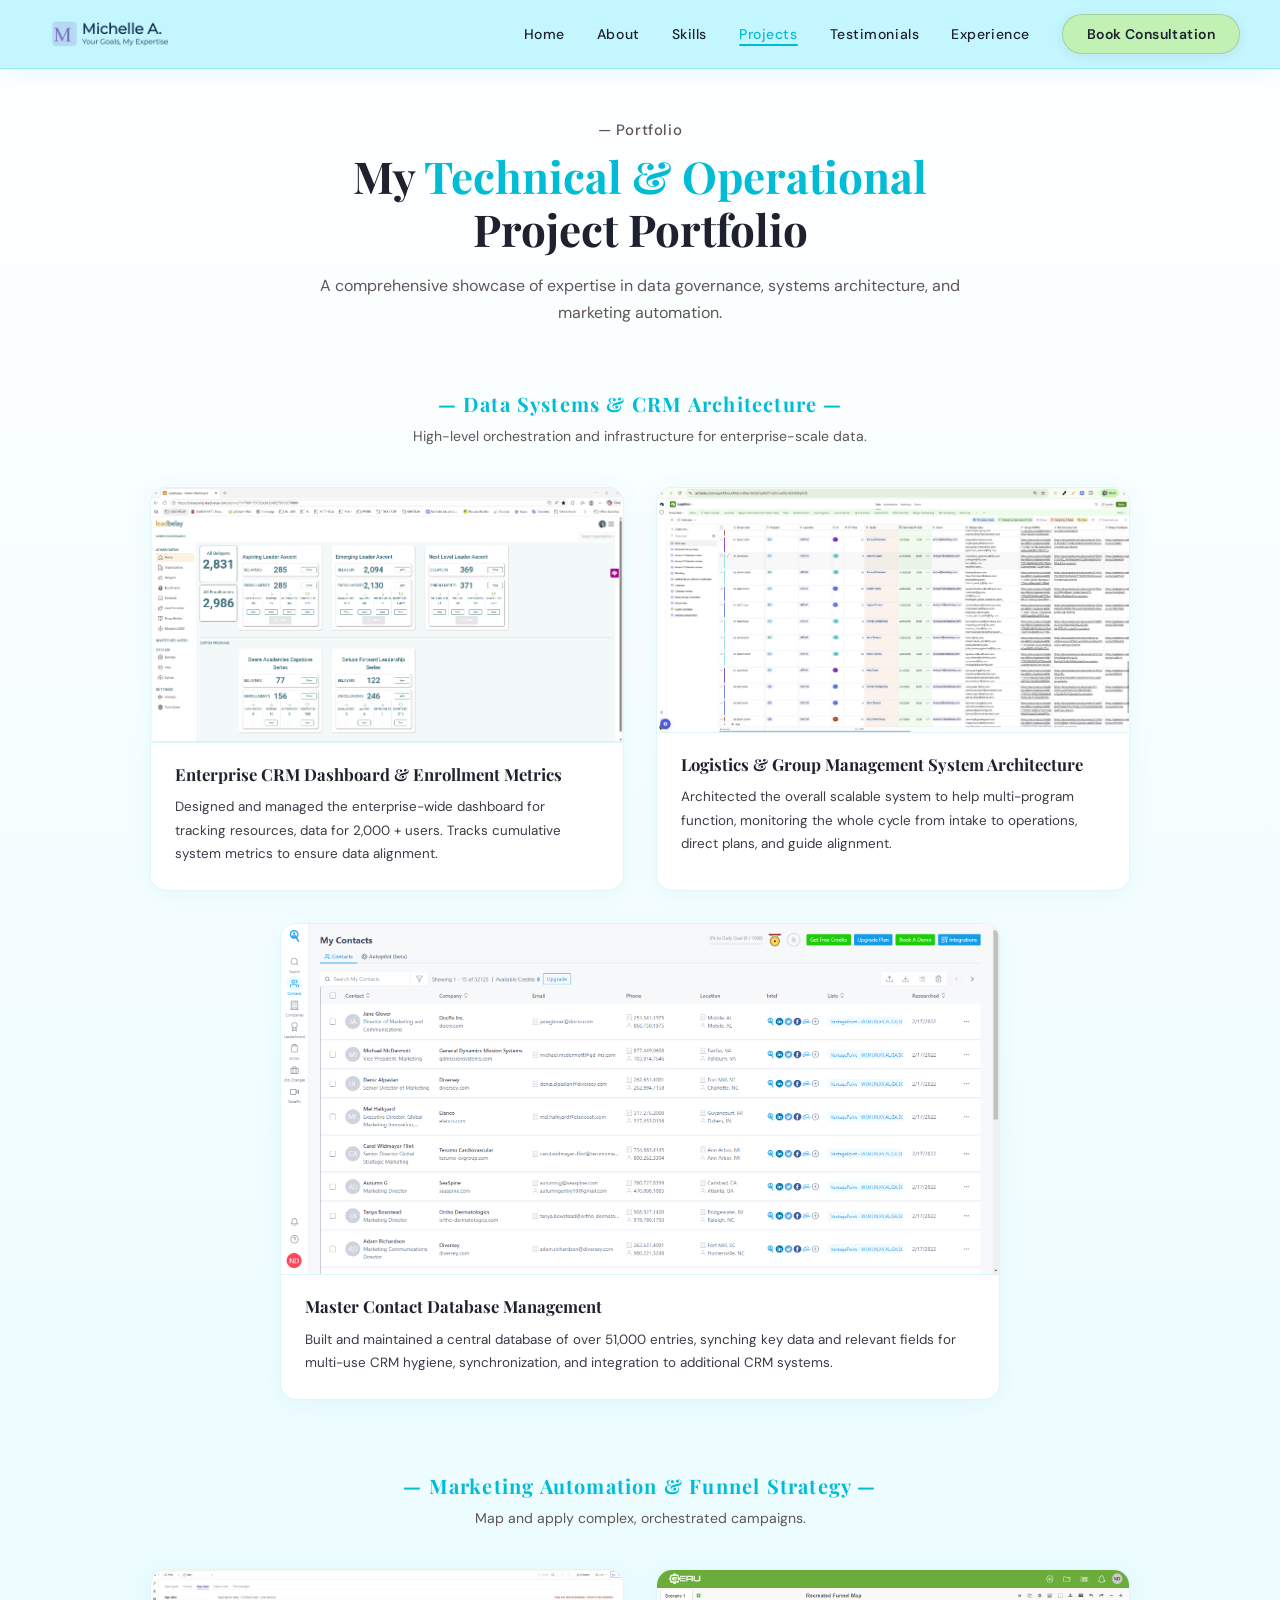
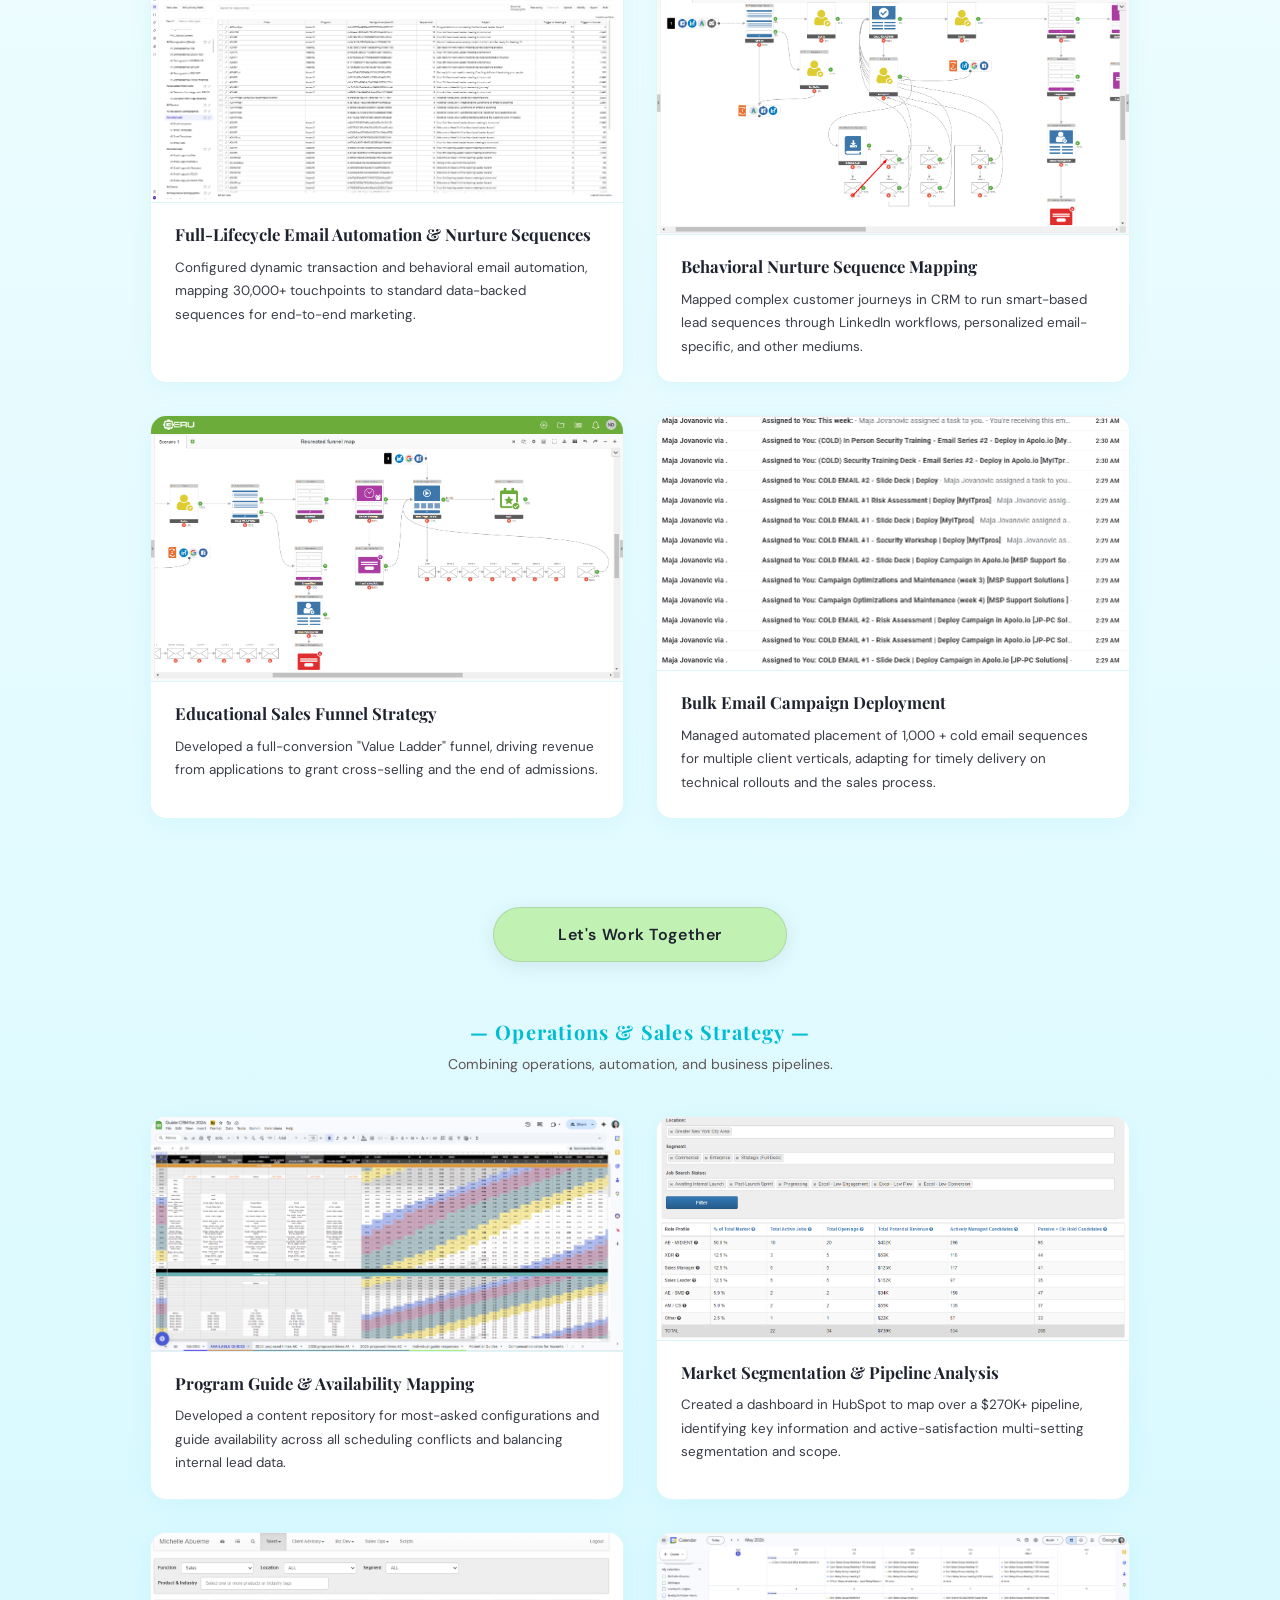
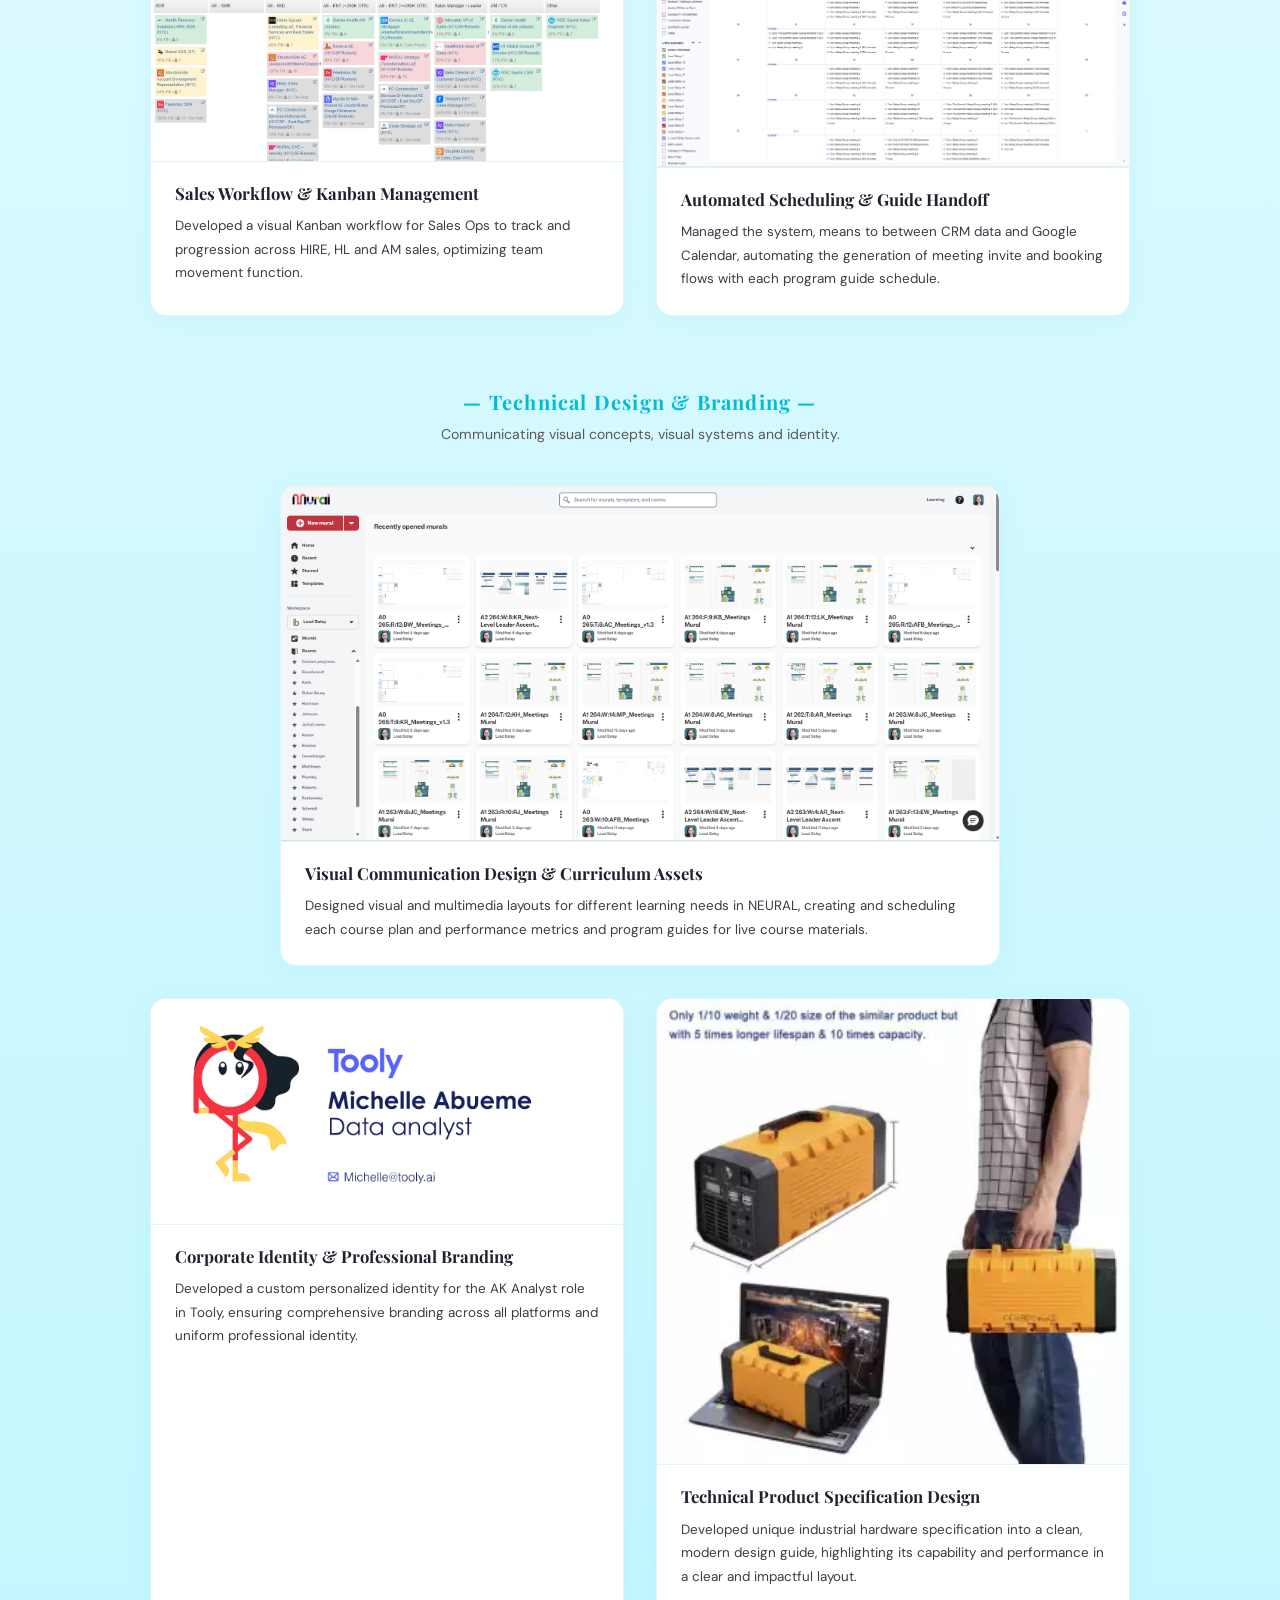
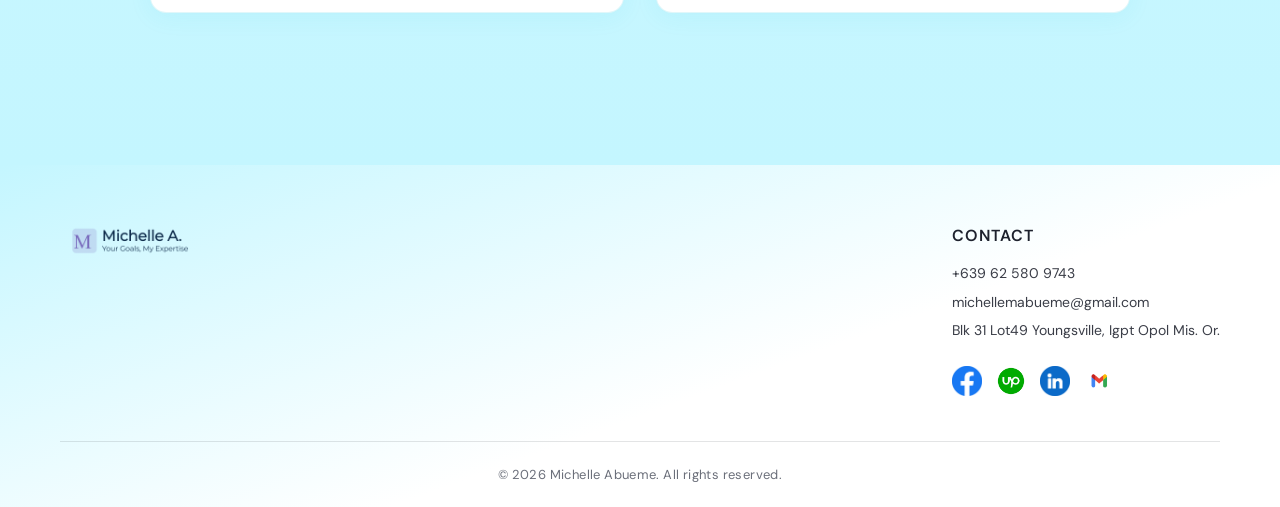
<file: projects.html>
<!DOCTYPE html>
<html lang="en">
<head>
    <meta charset="UTF-8">
    <meta name="viewport" content="width=device-width, initial-scale=1.0">
    <title>Projects — Michelle Abueme</title>
    <link rel="preconnect" href="https://fonts.googleapis.com">
    <link rel="preconnect" href="https://fonts.gstatic.com" crossorigin>
    <link href="https://fonts.googleapis.com/css2?family=Cormorant+Garamond:ital,wght@0,300;0,400;0,600;1,300;1,400&family=DM+Sans:wght@300;400;500;600&family=Playfair+Display:wght@700&family=Tangerine:wght@700&display=swap" rel="stylesheet">
    <link rel="stylesheet" href="projects.css">
</head>
<body>

    <!-- NAV -->
    <nav id="navbar">
        <a href="home.html" class="logo">
            <img src="images/logo-transparent.png" alt="Michelle Abueme">
        </a>
        <div class="nav-links">
            <a href="home.html" class="nav-link">Home</a>
            <a href="about.html" class="nav-link">About</a>
            <a href="skills.html" class="nav-link">Skills</a>
            <a href="projects.html" class="nav-link active">Projects</a>
            <a href="testimonials.html" class="nav-link">Testimonials</a>
            <a href="experience.html" class="nav-link">Experience</a>
            <a href="book.html" class="nav-link--cta">Book Consultation</a>
        </div>
        <button class="hamburger" id="hamburger" aria-label="Open menu">
            <span></span><span></span><span></span>
        </button>
    </nav>

    <!-- MOBILE MENU -->
    <div class="mobile-menu" id="mobileMenu">
        <a href="home.html" class="nav-link">Home</a>
        <a href="about.html" class="nav-link">About</a>
        <a href="skills.html" class="nav-link">Skills</a>
        <a href="projects.html" class="nav-link active">Projects</a>
        <a href="testimonials.html" class="nav-link">Testimonials</a>
        <a href="experience.html" class="nav-link">Experience</a>
        <a href="book.html" class="nav-link--cta">Book Consultation</a>
    </div>

    <!-- ── PROJECTS SECTION ── -->
    <section class="projects-section">
        <div class="container">

            <!-- Page Header -->
            <div class="projects-header">
                <p class="section-label reveal">— Portfolio</p>
                <h1 class="page-title reveal">My <span class="highlight">Technical &amp; Operational</span><br>Project Portfolio</h1>
                <p class="subtitle reveal reveal-delay-1">A comprehensive showcase of expertise in data governance, systems architecture, and marketing automation.</p>
            </div>

            <!-- ── CATEGORY 1: Data Systems & CRM ── -->
            <div class="project-category reveal">
                <div class="category-header">
                    <h2 class="category-title">— Data Systems &amp; CRM Architecture —</h2>
                    <p class="category-desc">High-level orchestration and infrastructure for enterprise-scale data.</p>
                </div>

                <!-- 2-col split: p1 + p2 -->
                <div class="project-grid split">
                    <div class="project-item reveal">
                        <div class="project-img-wrap">
                            <img src="images/p1.png" alt="Enterprise CRM Dashboard">
                        </div>
                        <div class="project-info">
                            <h3>Enterprise CRM Dashboard &amp; Enrollment Metrics</h3>
                            <p>Designed and managed the enterprise-wide dashboard for tracking resources, data for 2,000 + users. Tracks cumulative system metrics to ensure data alignment.</p>
                        </div>
                    </div>
                    <div class="project-item reveal reveal-delay-1">
                        <div class="project-img-wrap">
                            <img src="images/p2.png" alt="Program Group Management">
                        </div>
                        <div class="project-info">
                            <h3>Logistics &amp; Group Management System Architecture</h3>
                            <p>Architected the overall scalable system to help multi-program function, monitoring the whole cycle from intake to operations, direct plans, and guide alignment.</p>
                        </div>
                    </div>
                </div>

                <!-- Full-width centered: p3 -->
                <div class="project-item full-width-centered reveal">
                    <div class="project-img-wrap">
                        <img src="images/p3.png" alt="Client Database Management">
                    </div>
                    <div class="project-info">
                        <h3>Master Contact Database Management</h3>
                        <p>Built and maintained a central database of over 51,000 entries, synching key data and relevant fields for multi-use CRM hygiene, synchronization, and integration to additional CRM systems.</p>
                    </div>
                </div>
            </div>

            <!-- ── CATEGORY 2: Marketing Automation ── -->
            <div class="project-category reveal">
                <div class="category-header">
                    <h2 class="category-title">— Marketing Automation &amp; Funnel Strategy —</h2>
                    <p class="category-desc">Map and apply complex, orchestrated campaigns.</p>
                </div>

                <!-- 2-col split: p4 + p5 -->
                <div class="project-grid split">
                    <div class="project-item reveal">
                        <div class="project-img-wrap">
                            <img src="images/p4.png" alt="Email Automation">
                        </div>
                        <div class="project-info">
                            <h3>Full-Lifecycle Email Automation &amp; Nurture Sequences</h3>
                            <p>Configured dynamic transaction and behavioral email automation, mapping 30,000+ touchpoints to standard data-backed sequences for end-to-end marketing.</p>
                        </div>
                    </div>
                    <div class="project-item reveal reveal-delay-1">
                        <div class="project-img-wrap">
                            <img src="images/p5.png" alt="Workflow Mapping">
                        </div>
                        <div class="project-info">
                            <h3>Behavioral Nurture Sequence Mapping</h3>
                            <p>Mapped complex customer journeys in CRM to run smart-based lead sequences through LinkedIn workflows, personalized email-specific, and other mediums.</p>
                        </div>
                    </div>
                </div>

                <!-- 2-col split: p6 + p7 -->
                <div class="project-grid split">
                    <div class="project-item reveal">
                        <div class="project-img-wrap">
                            <img src="images/p6.png" alt="Lead Generation">
                        </div>
                        <div class="project-info">
                            <h3>Educational Sales Funnel Strategy</h3>
                            <p>Developed a full-conversion "Value Ladder" funnel, driving revenue from applications to grant cross-selling and the end of admissions.</p>
                        </div>
                    </div>
                    <div class="project-item reveal reveal-delay-1">
                        <div class="project-img-wrap">
                            <img src="images/p7.png" alt="Campaign Deployment">
                        </div>
                        <div class="project-info">
                            <h3>Bulk Email Campaign Deployment</h3>
                            <p>Managed automated placement of 1,000 + cold email sequences for multiple client verticals, adapting for timely delivery on technical rollouts and the sales process.</p>
                        </div>
                    </div>
                </div>
            </div>

            <!-- CTA Button -->
            <div class="cta-banner reveal">
                <a href="book.html" class="work-btn">Let's Work Together</a>
            </div>

            <!-- ── CATEGORY 3: Operations & Sales Strategy ── -->
            <div class="project-category reveal">
                <div class="category-header">
                    <h2 class="category-title">— Operations &amp; Sales Strategy —</h2>
                    <p class="category-desc">Combining operations, automation, and business pipelines.</p>
                </div>

                <!-- 2-col split: p8 + p9 -->
                <div class="project-grid split">
                    <div class="project-item reveal">
                        <div class="project-img-wrap">
                            <img src="images/p8.png" alt="Program Costs">
                        </div>
                        <div class="project-info">
                            <h3>Program Guide &amp; Availability Mapping</h3>
                            <p>Developed a content repository for most-asked configurations and guide availability across all scheduling conflicts and balancing internal lead data.</p>
                        </div>
                    </div>
                    <div class="project-item reveal reveal-delay-1">
                        <div class="project-img-wrap">
                            <img src="images/p9.png" alt="Lead Segment">
                        </div>
                        <div class="project-info">
                            <h3>Market Segmentation &amp; Pipeline Analysis</h3>
                            <p>Created a dashboard in HubSpot to map over a $270K+ pipeline, identifying key information and active-satisfaction multi-setting segmentation and scope.</p>
                        </div>
                    </div>
                </div>

                <!-- 2-col split: p10 + p11 -->
                <div class="project-grid split">
                    <div class="project-item reveal">
                        <div class="project-img-wrap">
                            <img src="images/p10.png" alt="Sales Workflow">
                        </div>
                        <div class="project-info">
                            <h3>Sales Workflow &amp; Kanban Management</h3>
                            <p>Developed a visual Kanban workflow for Sales Ops to track and progression across HIRE, HL and AM sales, optimizing team movement function.</p>
                        </div>
                    </div>
                    <div class="project-item reveal reveal-delay-1">
                        <div class="project-img-wrap">
                            <img src="images/p11.png" alt="Automated Schedule">
                        </div>
                        <div class="project-info">
                            <h3>Automated Scheduling &amp; Guide Handoff</h3>
                            <p>Managed the system, means to between CRM data and Google Calendar, automating the generation of meeting invite and booking flows with each program guide schedule.</p>
                        </div>
                    </div>
                </div>
            </div>

            <!-- ── CATEGORY 4: Technical Design & Branding ── -->
            <div class="project-category reveal">
                <div class="category-header">
                    <h2 class="category-title">— Technical Design &amp; Branding —</h2>
                    <p class="category-desc">Communicating visual concepts, visual systems and identity.</p>
                </div>

                <!-- Full-width centered: p12 -->
                <div class="project-item full-width-centered reveal">
                    <div class="project-img-wrap large-preview">
                        <img src="images/p12.png" alt="Visual Communication">
                    </div>
                    <div class="project-info">
                        <h3>Visual Communication Design &amp; Curriculum Assets</h3>
                        <p>Designed visual and multimedia layouts for different learning needs in NEURAL, creating and scheduling each course plan and performance metrics and program guides for live course materials.</p>
                    </div>
                </div>

                <!-- 2-col split: p13 + p14 -->
                <div class="project-grid split">
                    <div class="project-item reveal">
                        <div class="project-img-wrap">
                            <img src="images/p13.jpg" alt="Corporate Identity">
                        </div>
                        <div class="project-info">
                            <h3>Corporate Identity &amp; Professional Branding</h3>
                            <p>Developed a custom personalized identity for the AK Analyst role in Tooly, ensuring comprehensive branding across all platforms and uniform professional identity.</p>
                        </div>
                    </div>
                    <div class="project-item reveal reveal-delay-1">
                        <div class="project-img-wrap">
                            <img src="images/p14.png" alt="Industrial Product">
                        </div>
                        <div class="project-info">
                            <h3>Technical Product Specification Design</h3>
                            <p>Developed unique industrial hardware specification into a clean, modern design guide, highlighting its capability and performance in a clear and impactful layout.</p>
                        </div>
                    </div>
                </div>
            </div>

        </div>
    </section>

    <!-- ── FOOTER ── -->
    <footer class="footer-section">
        <div class="footer-container">
            <div class="footer-content">
                <div class="footer-brand">
                    <a href="home.html">
                        <img src="images/logo-transparent.png" alt="Michelle Abueme">
                    </a>
                </div>
                <div class="footer-contact">
                    <h3>Contact</h3>
                    <p>+639 62 580 9743</p>
                    <p>michellemabueme@gmail.com</p>
                    <p>Blk 31 Lot49 Youngsville, Igpt Opol Mis. Or.</p>
                    <div class="footer-social-icons">
                        <a href="https://www.facebook.com/michelle.micth/" target="_blank"><img src="images/fb.png" alt="Facebook"></a>
                        <a href="https://www.upwork.com/freelancers/~012e29f9a9e0edf73e?mp_source=share" target="_blank"><img src="images/up.png" alt="Upwork"></a>
                        <a href="https://www.linkedin.com/in/michelle-abueme/" target="_blank"><img src="images/ln.png" alt="LinkedIn"></a>
                        <a href="mailto:michellemabueme@gmail.com" target="_blank"><img src="images/GM.png" alt="Gmail"></a>
                    </div>
                </div>
            </div>
            <div class="footer-bottom">
                <p>© 2026 Michelle Abueme. All rights reserved.</p>
            </div>
        </div>
    </footer>

    <script>
        // Nav scroll
        const navbar = document.getElementById('navbar');
        window.addEventListener('scroll', () => {
            navbar.classList.toggle('scrolled', window.scrollY > 40);
        });

        // Hamburger
        const hamburger = document.getElementById('hamburger');
        const mobileMenu = document.getElementById('mobileMenu');
        hamburger.addEventListener('click', () => {
            const isOpen = hamburger.classList.toggle('open');
            mobileMenu.classList.toggle('open', isOpen);
            document.body.style.overflow = isOpen ? 'hidden' : '';
        });
        mobileMenu.querySelectorAll('a').forEach(link => {
            link.addEventListener('click', () => {
                hamburger.classList.remove('open');
                mobileMenu.classList.remove('open');
                document.body.style.overflow = '';
            });
        });

        // Scroll reveal
        const revealEls = document.querySelectorAll('.reveal');
        const observer = new IntersectionObserver((entries) => {
            entries.forEach(entry => {
                if (entry.isIntersecting) {
                    entry.target.classList.add('visible');
                    observer.unobserve(entry.target);
                }
            });
        }, { threshold: 0.08 });
        revealEls.forEach(el => observer.observe(el));
    </script>
</body>
</html>
</file>
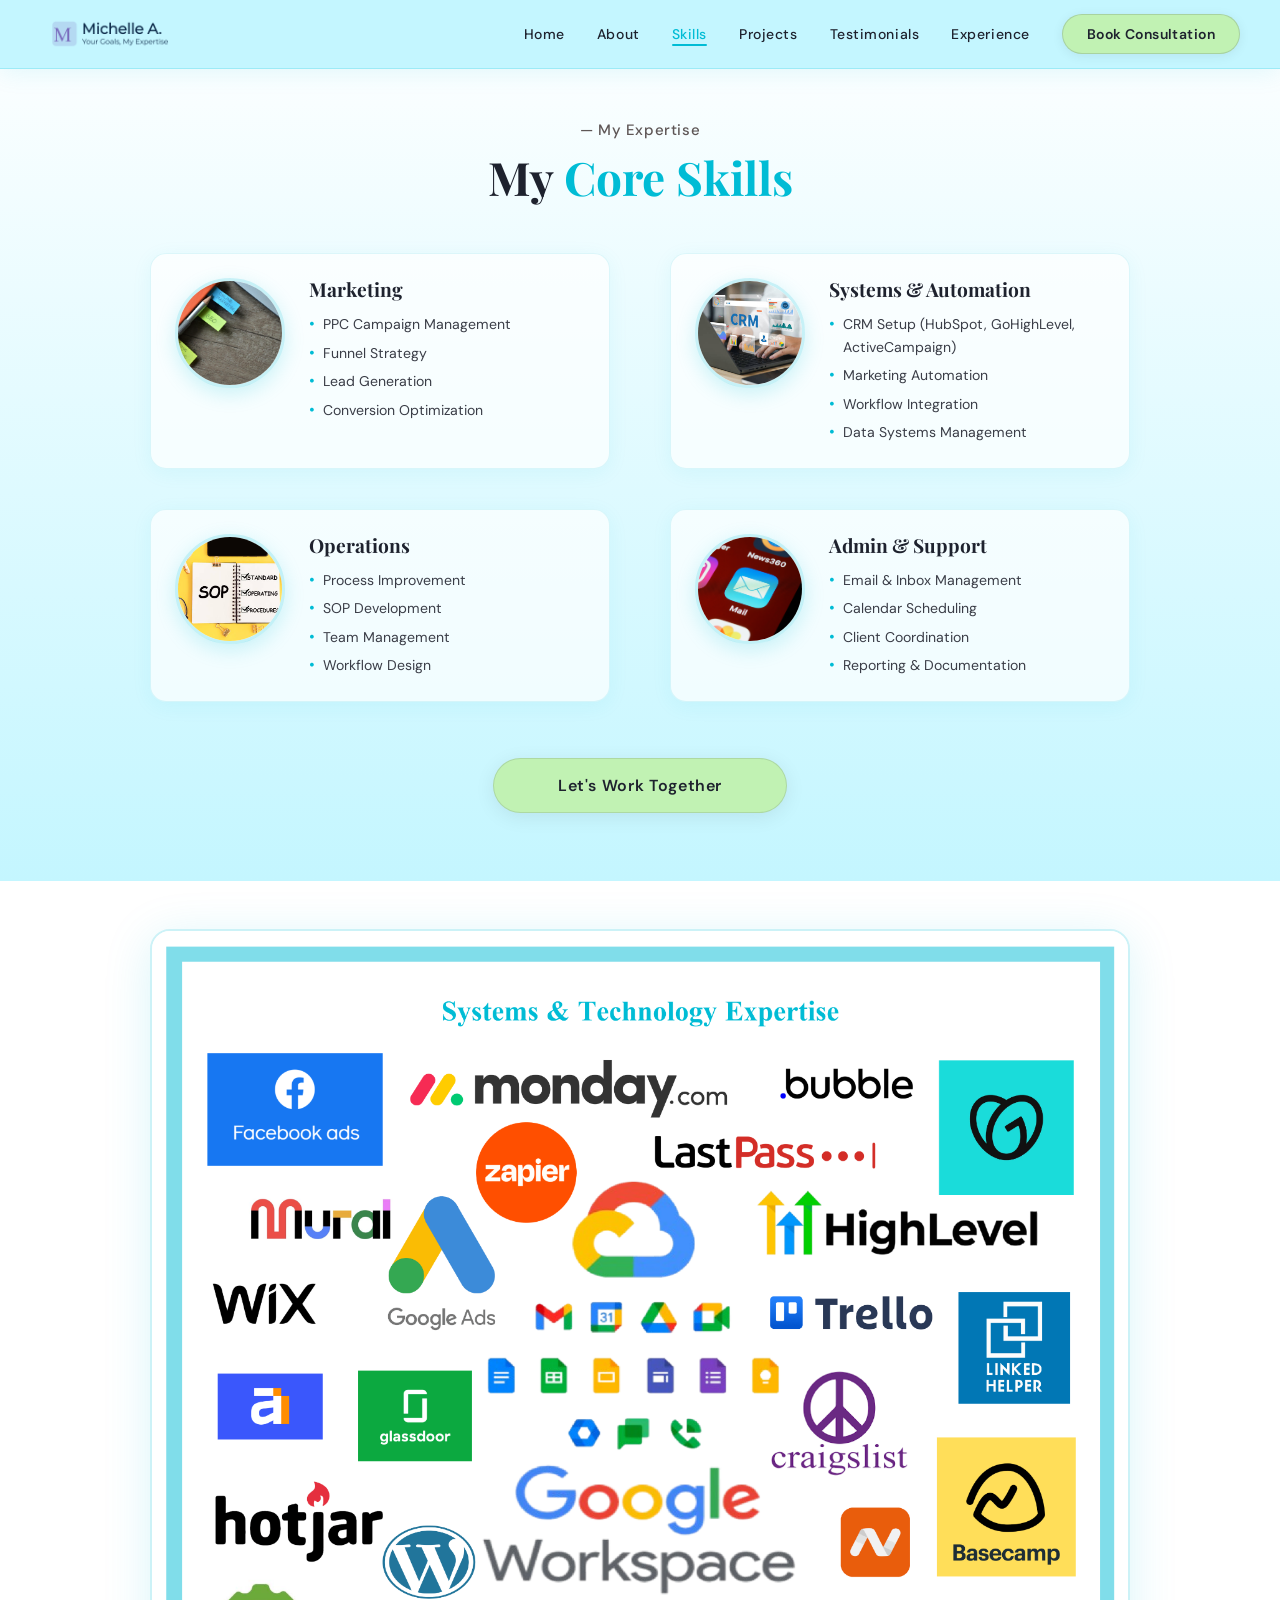
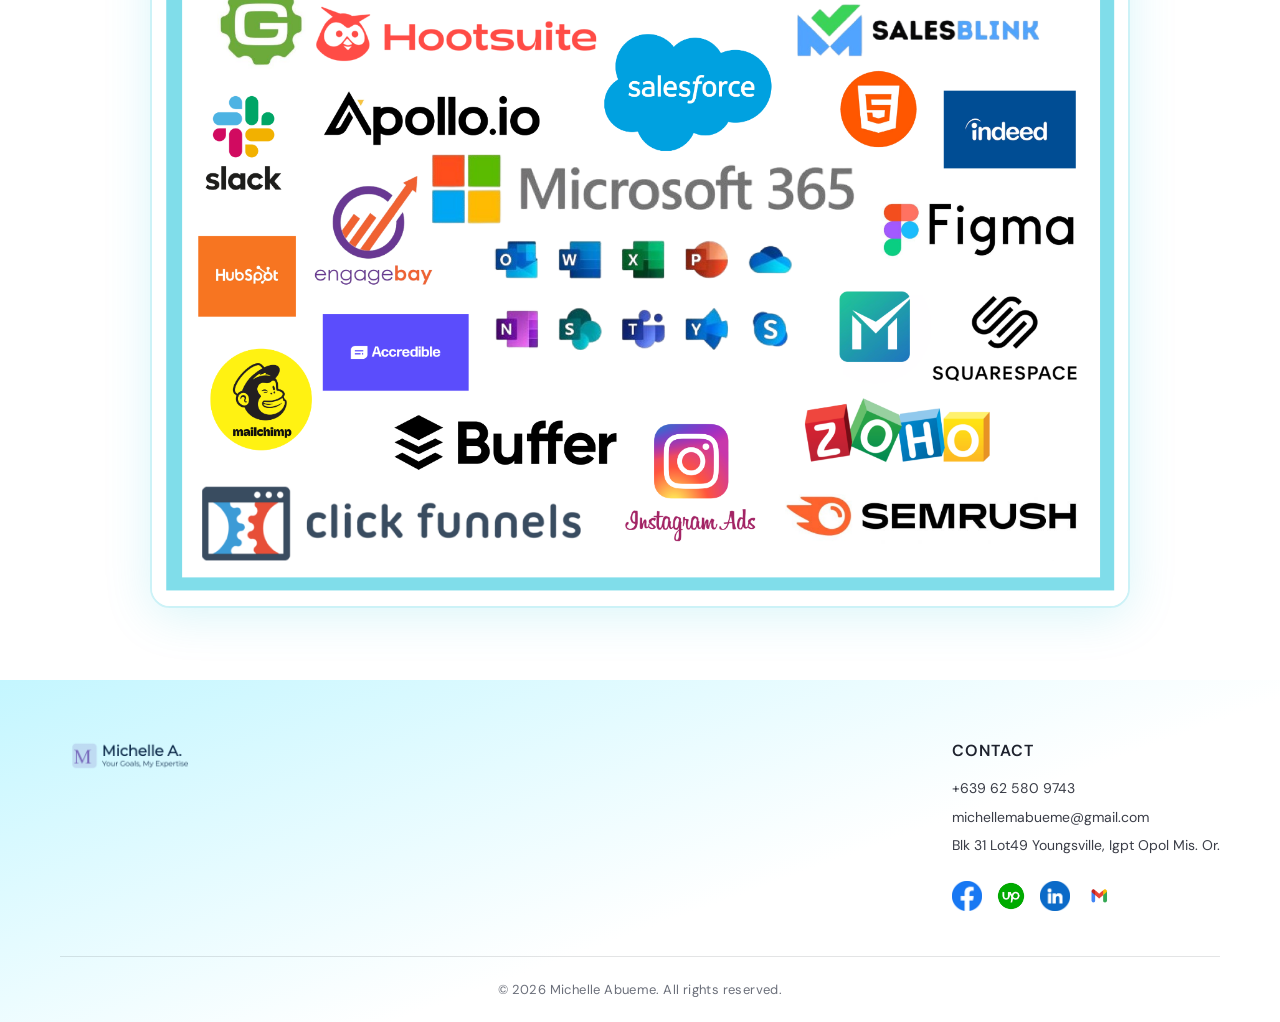
<file: skills.html>
<!DOCTYPE html>
<html lang="en">
<head>
    <meta charset="UTF-8">
    <meta name="viewport" content="width=device-width, initial-scale=1.0">
    <title>Skills — Michelle Abueme</title>
    <link rel="preconnect" href="https://fonts.googleapis.com">
    <link rel="preconnect" href="https://fonts.gstatic.com" crossorigin>
    <link href="https://fonts.googleapis.com/css2?family=Cormorant+Garamond:ital,wght@0,300;0,400;0,600;1,300;1,400&family=DM+Sans:wght@300;400;500;600&family=Playfair+Display:wght@700&family=Tangerine:wght@700&display=swap" rel="stylesheet">
    <link rel="stylesheet" href="skills.css">
</head>
<body>

    <!-- NAV -->
    <nav id="navbar">
        <a href="home.html" class="logo">
            <img src="images/logo-transparent.png" alt="Michelle Abueme">
        </a>
        <div class="nav-links">
            <a href="home.html" class="nav-link">Home</a>
            <a href="about.html" class="nav-link">About</a>
            <a href="skills.html" class="nav-link active">Skills</a>
            <a href="projects.html" class="nav-link">Projects</a>
            <a href="testimonials.html" class="nav-link">Testimonials</a>
            <a href="experience.html" class="nav-link">Experience</a>
            <a href="book.html" class="nav-link--cta">Book Consultation</a>
        </div>
        <button class="hamburger" id="hamburger" aria-label="Open menu">
            <span></span><span></span><span></span>
        </button>
    </nav>

    <!-- MOBILE MENU -->
    <div class="mobile-menu" id="mobileMenu">
        <a href="home.html" class="nav-link">Home</a>
        <a href="about.html" class="nav-link">About</a>
        <a href="skills.html" class="nav-link active">Skills</a>
        <a href="projects.html" class="nav-link">Projects</a>
        <a href="testimonials.html" class="nav-link">Testimonials</a>
        <a href="experience.html" class="nav-link">Experience</a>
        <a href="book.html" class="nav-link--cta">Book Consultation</a>
    </div>

    <!-- ── SECTION 1: CORE SKILLS ── -->
    <section class="core-skills-section">
        <div class="skills-container">
            <p class="section-label reveal">— My Expertise</p>
            <h2 class="skills-heading reveal">My <span class="highlight">Core Skills</span></h2>

            <div class="skills-flex-grid">

                <!-- Marketing -->
                <div class="skill-block reveal">
                    <div class="skill-thumb">
                        <img src="images/marketing.jpg" alt="Marketing">
                    </div>
                    <div class="skill-text">
                        <h3>Marketing</h3>
                        <ul>
                            <li>PPC Campaign Management</li>
                            <li>Funnel Strategy</li>
                            <li>Lead Generation</li>
                            <li>Conversion Optimization</li>
                        </ul>
                    </div>
                </div>

                <!-- Systems & Automation -->
                <div class="skill-block reveal reveal-delay-1">
                    <div class="skill-thumb">
                        <img src="images/s&a.jpg" alt="Systems & Automation">
                    </div>
                    <div class="skill-text">
                        <h3>Systems &amp; Automation</h3>
                        <ul>
                            <li>CRM Setup (HubSpot, GoHighLevel, ActiveCampaign)</li>
                            <li>Marketing Automation</li>
                            <li>Workflow Integration</li>
                            <li>Data Systems Management</li>
                        </ul>
                    </div>
                </div>

                <!-- Operations -->
                <div class="skill-block reveal reveal-delay-1">
                    <div class="skill-thumb">
                        <img src="images/operations.jpg" alt="Operations">
                    </div>
                    <div class="skill-text">
                        <h3>Operations</h3>
                        <ul>
                            <li>Process Improvement</li>
                            <li>SOP Development</li>
                            <li>Team Management</li>
                            <li>Workflow Design</li>
                        </ul>
                    </div>
                </div>

                <!-- Admin & Support -->
                <div class="skill-block reveal reveal-delay-2">
                    <div class="skill-thumb">
                        <img src="images/admin.jpg" alt="Admin & Support">
                    </div>
                    <div class="skill-text">
                        <h3>Admin &amp; Support</h3>
                        <ul>
                            <li>Email &amp; Inbox Management</li>
                            <li>Calendar Scheduling</li>
                            <li>Client Coordination</li>
                            <li>Reporting &amp; Documentation</li>
                        </ul>
                    </div>
                </div>

            </div>

            <div class="btn-container reveal">
                <a href="book.html" class="work-btn">Let's Work Together</a>
            </div>
        </div>
    </section>

    <!-- ── SECTION 2: TECHNOLOGY EXPERTISE ── -->
    <section class="tech-expertise-section">
        <div class="tech-inner reveal">
            <div class="tech-image-wrapper">
                <img src="images/TOOLS.png" alt="Systems & Technology Expertise" class="responsive-tech-img">
            </div>
        </div>
    </section>

    <!-- ── FOOTER ── -->
    <footer class="footer-section">
        <div class="footer-container">
            <div class="footer-content">
                <div class="footer-brand">
                    <a href="home.html">
                        <img src="images/logo-transparent.png" alt="Michelle Abueme">
                    </a>
                </div>
                <div class="footer-contact">
                    <h3>Contact</h3>
                    <p>+639 62 580 9743</p>
                    <p>michellemabueme@gmail.com</p>
                    <p>Blk 31 Lot49 Youngsville, Igpt Opol Mis. Or.</p>
                    <div class="footer-social-icons">
                        <a href="https://www.facebook.com/michelle.micth/" target="_blank"><img src="images/fb.png" alt="Facebook"></a>
                        <a href="https://www.upwork.com/freelancers/~012e29f9a9e0edf73e?mp_source=share" target="_blank"><img src="images/up.png" alt="Upwork"></a>
                        <a href="https://www.linkedin.com/in/michelle-abueme/" target="_blank"><img src="images/ln.png" alt="LinkedIn"></a>
                        <a href="mailto:michellemabueme@gmail.com" target="_blank"><img src="images/GM.png" alt="Gmail"></a>
                    </div>
                </div>
            </div>
            <div class="footer-bottom">
                <p>© 2026 Michelle Abueme. All rights reserved.</p>
            </div>
        </div>
    </footer>

    <script>
        // Nav scroll
        const navbar = document.getElementById('navbar');
        window.addEventListener('scroll', () => {
            navbar.classList.toggle('scrolled', window.scrollY > 40);
        });

        // Hamburger
        const hamburger = document.getElementById('hamburger');
        const mobileMenu = document.getElementById('mobileMenu');
        hamburger.addEventListener('click', () => {
            const isOpen = hamburger.classList.toggle('open');
            mobileMenu.classList.toggle('open', isOpen);
            document.body.style.overflow = isOpen ? 'hidden' : '';
        });
        mobileMenu.querySelectorAll('a').forEach(link => {
            link.addEventListener('click', () => {
                hamburger.classList.remove('open');
                mobileMenu.classList.remove('open');
                document.body.style.overflow = '';
            });
        });

        // Scroll reveal
        const revealEls = document.querySelectorAll('.reveal');
        const observer = new IntersectionObserver((entries) => {
            entries.forEach(entry => {
                if (entry.isIntersecting) {
                    entry.target.classList.add('visible');
                    observer.unobserve(entry.target);
                }
            });
        }, { threshold: 0.1 });
        revealEls.forEach(el => observer.observe(el));
    </script>
</body>
</html>
</file>
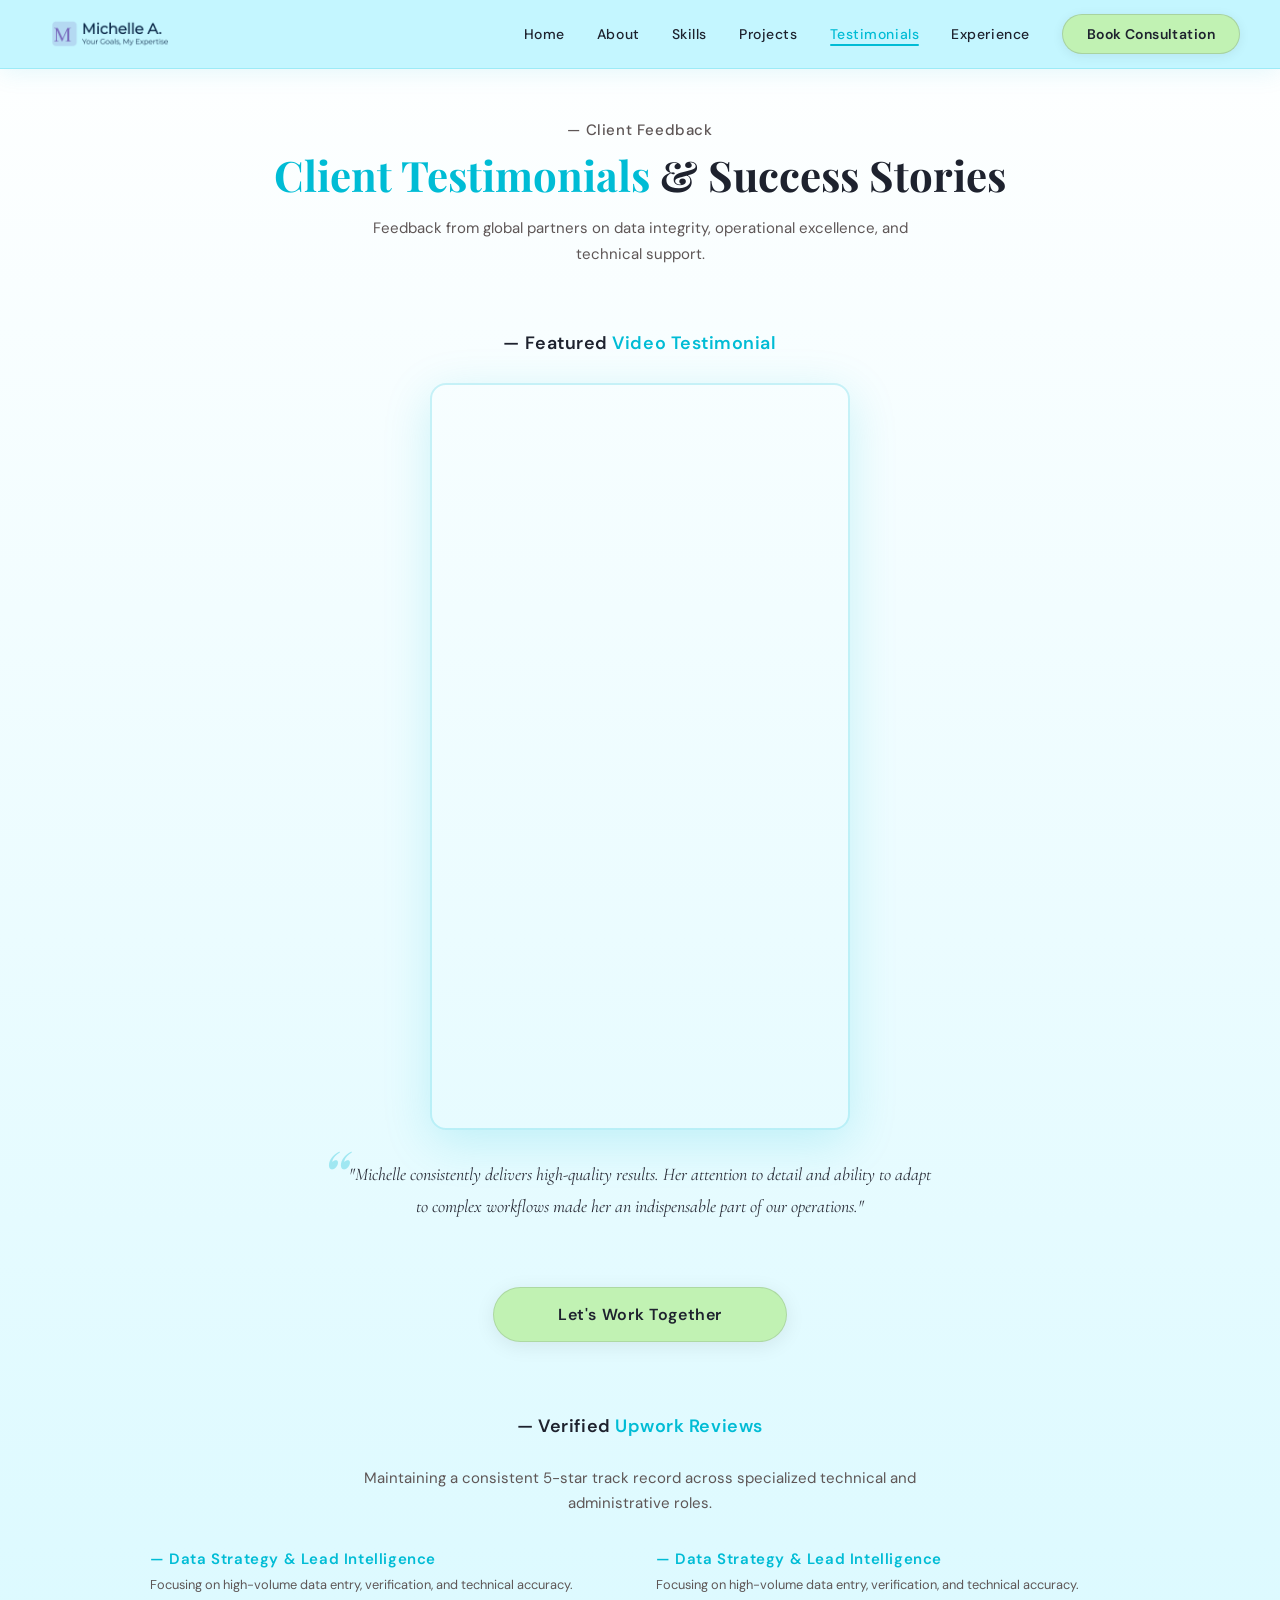
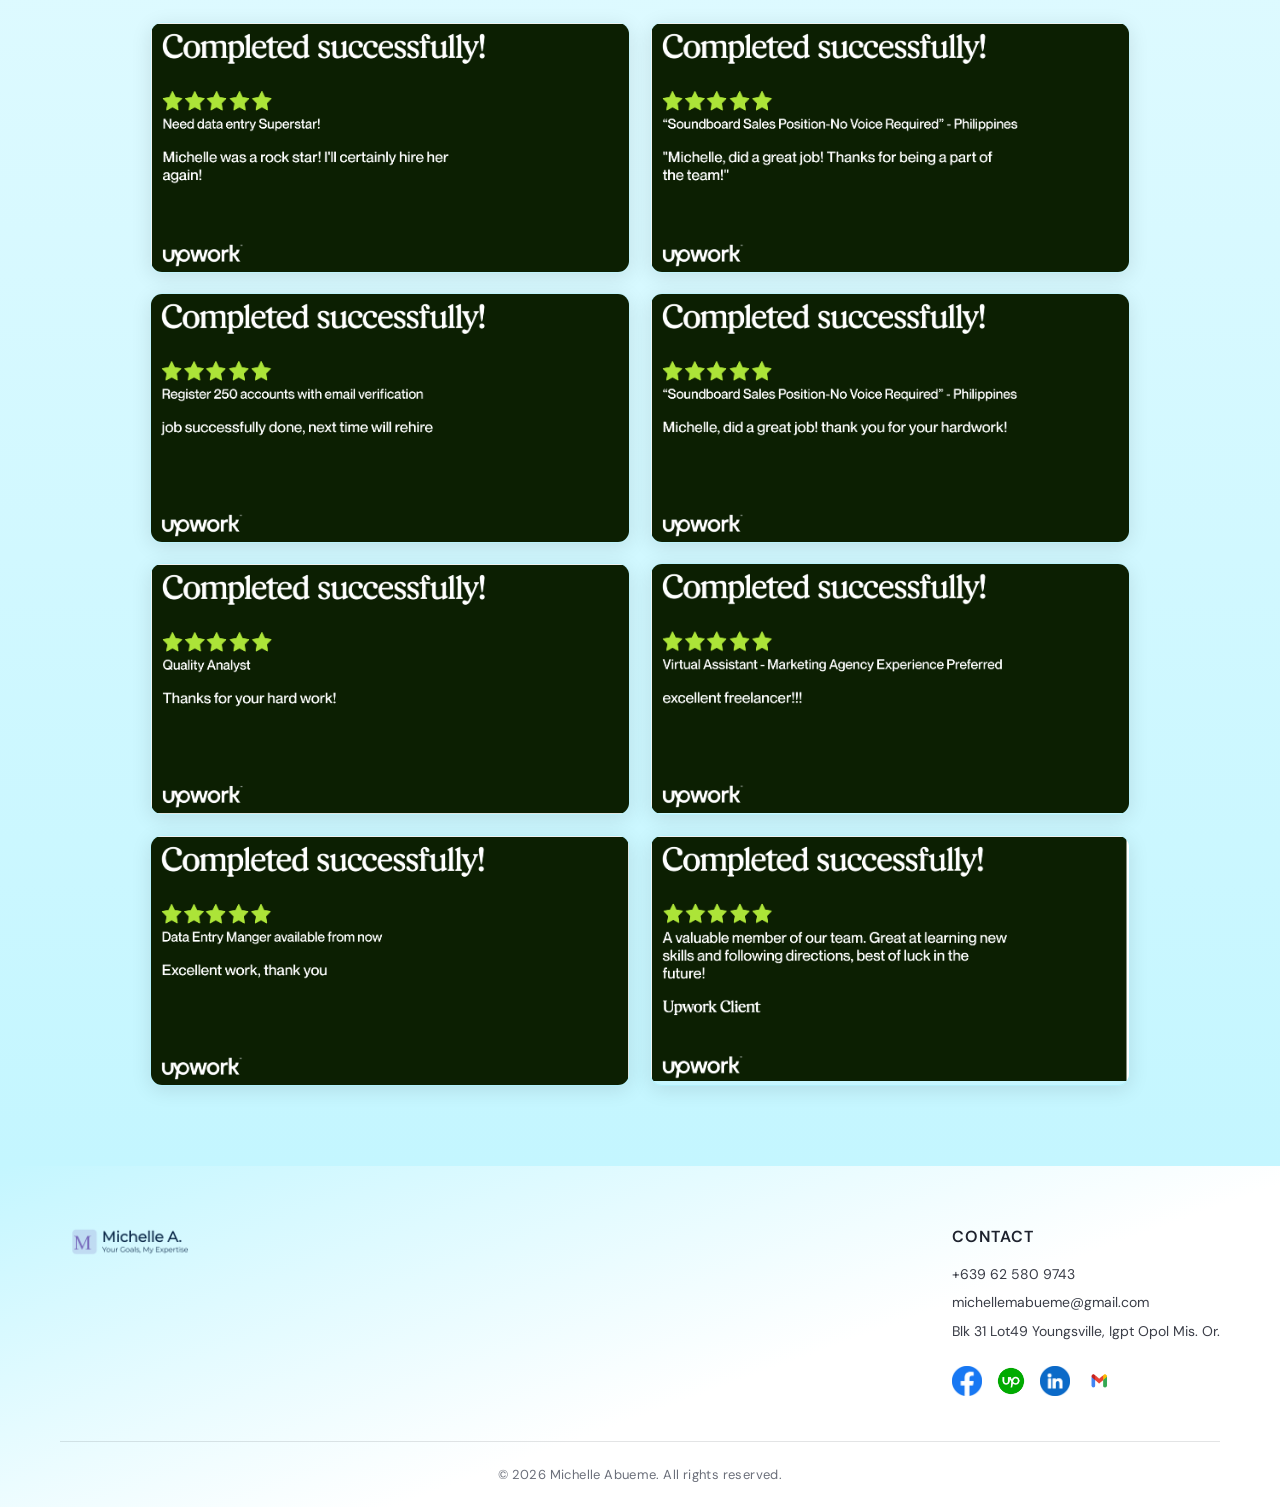
<file: testimonials.html>
<!DOCTYPE html>
<html lang="en">
<head>
    <meta charset="UTF-8">
    <meta name="viewport" content="width=device-width, initial-scale=1.0">
    <title>Testimonials — Michelle Abueme</title>
    <link rel="preconnect" href="https://fonts.googleapis.com">
    <link rel="preconnect" href="https://fonts.gstatic.com" crossorigin>
    <link href="https://fonts.googleapis.com/css2?family=Cormorant+Garamond:ital,wght@0,300;0,400;0,600;1,300;1,400&family=DM+Sans:wght@300;400;500;600&family=Playfair+Display:wght@700&family=Tangerine:wght@700&display=swap" rel="stylesheet">
    <link rel="stylesheet" href="testimonials.css">
</head>
<body>

    <!-- NAV -->
    <nav id="navbar">
        <a href="home.html" class="logo">
            <img src="images/logo-transparent.png" alt="Michelle Abueme">
        </a>
        <div class="nav-links">
            <a href="home.html" class="nav-link">Home</a>
            <a href="about.html" class="nav-link">About</a>
            <a href="skills.html" class="nav-link">Skills</a>
            <a href="projects.html" class="nav-link">Projects</a>
            <a href="testimonials.html" class="nav-link active">Testimonials</a>
            <a href="experience.html" class="nav-link">Experience</a>
            <a href="book.html" class="nav-link--cta">Book Consultation</a>
        </div>
        <button class="hamburger" id="hamburger" aria-label="Open menu">
            <span></span><span></span><span></span>
        </button>
    </nav>

    <!-- MOBILE MENU -->
    <div class="mobile-menu" id="mobileMenu">
        <a href="home.html" class="nav-link">Home</a>
        <a href="about.html" class="nav-link">About</a>
        <a href="skills.html" class="nav-link">Skills</a>
        <a href="projects.html" class="nav-link">Projects</a>
        <a href="testimonials.html" class="nav-link active">Testimonials</a>
        <a href="experience.html" class="nav-link">Experience</a>
        <a href="book.html" class="nav-link--cta">Book Consultation</a>
    </div>

    <!-- ── TESTIMONIALS SECTION ── -->
    <section class="testimonials-section">
        <div class="container">

            <!-- Page Header -->
            <div class="page-header">
                <p class="section-label reveal">— Client Feedback</p>
                <h1 class="page-title reveal">
                    <span class="highlight">Client Testimonials</span> &amp; Success Stories
                </h1>
                <p class="subtitle reveal reveal-delay-1">Feedback from global partners on data integrity, operational excellence, and technical support.</p>
            </div>

            <!-- ── Featured Video Testimonial ── -->
            <div class="video-block reveal">
                <p class="block-label">— Featured <span class="highlight">Video Testimonial</span></p>
                <div class="video-wrapper">
                    <iframe 
                        src="https://www.youtube.com/embed/q9rxYhXomIU"
                        title="Michelle Abueme — Video Testimonial"
                        frameborder="0"
                        allow="accelerometer; autoplay; clipboard-write; encrypted-media; gyroscope; picture-in-picture"
                        allowfullscreen>
                    </iframe>
                </div>
                <blockquote class="video-quote">
                    "Michelle consistently delivers high-quality results. Her attention to detail and ability to adapt to complex workflows made her an indispensable part of our operations."
                </blockquote>
            </div>

            <!-- CTA -->
            <div class="cta-banner reveal">
                <a href="book.html" class="work-btn">Let's Work Together</a>
            </div>

            <!-- ── Upwork Reviews ── -->
            <div class="upwork-section">
                <p class="block-label reveal">— Verified <span class="highlight">Upwork Reviews</span></p>
                <p class="subtitle reveal reveal-delay-1">Maintaining a consistent 5-star track record across specialized technical and administrative roles.</p>

                <!-- Column headers -->
                <div class="upwork-col-headers reveal reveal-delay-1">
                    <div class="col-header">
                        <p class="col-header-title highlight">— Data Strategy &amp; Lead Intelligence</p>
                        <p class="col-header-desc">Focusing on high-volume data entry, verification, and technical accuracy.</p>
                    </div>
                    <div class="col-header">
                        <p class="col-header-title highlight">— Data Strategy &amp; Lead Intelligence</p>
                        <p class="col-header-desc">Focusing on high-volume data entry, verification, and technical accuracy.</p>
                    </div>
                </div>

                <!-- Review image grid: 2-column -->
                <div class="review-grid">
                    <div class="review-item reveal"><img src="images/t1.png" alt="Upwork Review 1"></div>
                    <div class="review-item reveal reveal-delay-1"><img src="images/t2.png" alt="Upwork Review 2"></div>
                    <div class="review-item reveal"><img src="images/t3.png" alt="Upwork Review 3"></div>
                    <div class="review-item reveal reveal-delay-1"><img src="images/t4.png" alt="Upwork Review 4"></div>
                    <div class="review-item reveal"><img src="images/t5.png" alt="Upwork Review 5"></div>
                    <div class="review-item reveal reveal-delay-1"><img src="images/t6.png" alt="Upwork Review 6"></div>
                    <div class="review-item reveal"><img src="images/t7.png" alt="Upwork Review 7"></div>
                    <div class="review-item reveal reveal-delay-1"><img src="images/t8.png" alt="Upwork Review 8"></div>
                </div>
            </div>

        </div>
    </section>

    <!-- ── FOOTER ── -->
    <footer class="footer-section">
        <div class="footer-container">
            <div class="footer-content">
                <div class="footer-brand">
                    <a href="home.html">
                        <img src="images/logo-transparent.png" alt="Michelle Abueme">
                    </a>
                </div>
                <div class="footer-contact">
                    <h3>Contact</h3>
                    <p>+639 62 580 9743</p>
                    <p>michellemabueme@gmail.com</p>
                    <p>Blk 31 Lot49 Youngsville, Igpt Opol Mis. Or.</p>
                    <div class="footer-social-icons">
                        <a href="https://www.facebook.com/michelle.micth/" target="_blank"><img src="images/fb.png" alt="Facebook"></a>
                        <a href="https://www.upwork.com/freelancers/~012e29f9a9e0edf73e?mp_source=share" target="_blank"><img src="images/up.png" alt="Upwork"></a>
                        <a href="https://www.linkedin.com/in/michelle-abueme/" target="_blank"><img src="images/ln.png" alt="LinkedIn"></a>
                        <a href="mailto:michellemabueme@gmail.com" target="_blank"><img src="images/GM.png" alt="Gmail"></a>
                    </div>
                </div>
            </div>
            <div class="footer-bottom">
                <p>© 2026 Michelle Abueme. All rights reserved.</p>
            </div>
        </div>
    </footer>

    <script>
        // Nav scroll
        const navbar = document.getElementById('navbar');
        window.addEventListener('scroll', () => {
            navbar.classList.toggle('scrolled', window.scrollY > 40);
        });

        // Hamburger
        const hamburger = document.getElementById('hamburger');
        const mobileMenu = document.getElementById('mobileMenu');
        hamburger.addEventListener('click', () => {
            const isOpen = hamburger.classList.toggle('open');
            mobileMenu.classList.toggle('open', isOpen);
            document.body.style.overflow = isOpen ? 'hidden' : '';
        });
        mobileMenu.querySelectorAll('a').forEach(link => {
            link.addEventListener('click', () => {
                hamburger.classList.remove('open');
                mobileMenu.classList.remove('open');
                document.body.style.overflow = '';
            });
        });

        // Scroll reveal
        const revealEls = document.querySelectorAll('.reveal');
        const observer = new IntersectionObserver((entries) => {
            entries.forEach(entry => {
                if (entry.isIntersecting) {
                    entry.target.classList.add('visible');
                    observer.unobserve(entry.target);
                }
            });
        }, { threshold: 0.08 });
        revealEls.forEach(el => observer.observe(el));
    </script>
</body>
</html>
</file>
<file: about.css>
/* ═══════════════════════════════════════════════
   ABOUT.CSS  — shares design tokens with home.css
═══════════════════════════════════════════════ */

:root {
    --cyan:       #00BCD5;
    --cyan-light: #C4F6FF;
    --cyan-mid:   #7adde7;
    --cyan-dark:  #92EEFF;
    --green-btn:  #c1f2b3;
    --dark:       #1e222e;
    --text-muted: #5E5656;
    --white:      #ffffff;
    --card-bg:    #c0eaf3;
    --nav-bg:     #C4F6FF;
    --transition: 0.4s cubic-bezier(0.25, 0.46, 0.45, 0.94);
}

*, *::before, *::after { box-sizing: border-box; margin: 0; padding: 0; }

html { scroll-behavior: smooth; }

body {
    background-color: var(--white);
    font-family: 'DM Sans', sans-serif;
    color: var(--dark);
    overflow-x: hidden;
}


/* ═══════════════════════════════
   NAV  (identical to home)
═══════════════════════════════ */
nav {
    background-color: var(--nav-bg);
    padding: 14px 40px;
    display: flex;
    align-items: center;
    border-bottom: 1.5px solid rgba(0,188,213,0.2);
    box-shadow: 0 4px 24px rgba(0,188,213,0.1);
    position: fixed;
    top: 0; width: 100%;
    z-index: 1000;
    transition: box-shadow 0.3s ease, background 0.3s ease;
    backdrop-filter: blur(6px);
}

nav.scrolled {
    background-color: rgba(196,246,255,0.92);
    box-shadow: 0 8px 32px rgba(0,188,213,0.18);
}

.logo { margin-right: auto; display: block; transition: transform var(--transition); }
.logo img { width: 140px; height: auto; object-fit: contain; display: block; }
.logo:hover { transform: scale(1.05); }

.nav-links { display: flex; align-items: center; gap: 32px; }

.nav-link {
    text-decoration: none;
    color: var(--dark);
    font-weight: 500;
    font-size: 14px;
    letter-spacing: 0.04em;
    position: relative;
    display: inline-block;
    transition: color var(--transition);
}
.nav-link::after {
    content: "";
    position: absolute;
    left: 0; bottom: -3px;
    width: 0%; height: 2px;
    background: var(--cyan);
    border-radius: 2px;
    transition: width var(--transition);
}
.nav-link:hover, .nav-link.active { color: var(--cyan); }
.nav-link:hover::after, .nav-link.active::after { width: 100%; }

.nav-link--cta {
    background-color: var(--green-btn);
    color: var(--dark);
    padding: 10px 24px;
    border-radius: 100px;
    border: 1px solid rgba(30,34,46,0.15);
    text-decoration: none;
    font-weight: 600;
    font-size: 14px;
    letter-spacing: 0.03em;
    display: inline-flex;
    align-items: center;
    justify-content: center;
    transition: all var(--transition);
    box-shadow: 0 2px 12px rgba(0,0,0,0.07);
    white-space: nowrap;
}
.nav-link--cta:hover {
    color: var(--cyan);
    transform: translateY(-2px);
    box-shadow: 0 6px 20px rgba(0,188,213,0.2);
}

/* Hamburger */
.hamburger {
    display: none;
    flex-direction: column;
    gap: 5px;
    cursor: pointer;
    padding: 6px;
    border: none;
    background: transparent;
    z-index: 1001;
}
.hamburger span {
    display: block; width: 26px; height: 2px;
    background: var(--dark); border-radius: 2px;
    transition: all 0.35s ease; transform-origin: center;
}
.hamburger.open span:nth-child(1) { transform: translateY(7px) rotate(45deg); }
.hamburger.open span:nth-child(2) { opacity: 0; transform: scaleX(0); }
.hamburger.open span:nth-child(3) { transform: translateY(-7px) rotate(-45deg); }

.mobile-menu {
    display: none;
    position: fixed; inset: 0;
    background: rgba(196,246,255,0.97);
    backdrop-filter: blur(12px);
    z-index: 999;
    flex-direction: column;
    align-items: center; justify-content: center;
    gap: 32px;
    opacity: 0; pointer-events: none;
    transition: opacity 0.35s ease;
}
.mobile-menu.open { display: flex; opacity: 1; pointer-events: all; }
.mobile-menu .nav-link { font-size: 22px; font-weight: 500; }
.mobile-menu .nav-link--cta { font-size: 18px; padding: 14px 48px; }


/* ═══════════════════════════════
   SHARED UTILITIES
═══════════════════════════════ */
.section-label {
    color: var(--text-muted);
    font-size: 15px;
    font-weight: 500;
    letter-spacing: 0.04em;
    margin-bottom: 10px;
    display: block;
}

.work-btn {
    background-color: var(--green-btn);
    color: var(--dark);
    padding: 16px 64px;
    border-radius: 100px;
    border: 1px solid rgba(30,34,46,0.12);
    text-decoration: none;
    font-weight: 600;
    font-size: 16px;
    letter-spacing: 0.04em;
    display: inline-block;
    transition: all var(--transition);
    box-shadow: 0 4px 20px rgba(0,0,0,0.08);
    position: relative;
    overflow: hidden;
}
.work-btn::before {
    content: '';
    position: absolute; inset: 0;
    background: linear-gradient(135deg, transparent 40%, rgba(255,255,255,0.35) 50%, transparent 60%);
    transform: translateX(-100%);
    transition: transform 0.6s ease;
}
.work-btn:hover::before { transform: translateX(100%); }
.work-btn:hover {
    color: #00899e;
    transform: translateY(-3px);
    box-shadow: 0 12px 36px rgba(0,188,213,0.25);
}

.btn-container {
    display: flex;
    justify-content: center;
    padding: 48px 0 8px;
}

/* Scroll reveal */
.reveal {
    opacity: 0;
    transform: translateY(28px);
    transition: opacity 0.7s ease, transform 0.7s ease;
}
.reveal.visible { opacity: 1; transform: translateY(0); }
.reveal-delay-1 { transition-delay: 0.12s; }
.reveal-delay-2 { transition-delay: 0.22s; }
.reveal-delay-3 { transition-delay: 0.32s; }


/* ═══════════════════════════════
   ABOUT SECTION
═══════════════════════════════ */
.about-section {
    display: flex;
    align-items:  flex-start;
    gap: 56px;
    padding: 120px 80px 0 80px;
    background: linear-gradient(180deg, var(--white) 0%, var(--cyan-light) 100%);
}

.about-image {
    flex: 0 0 auto;
    width: clamp(450px, 28vw, 400px);
    display: flex;
    align-items: flex-end;
}

.about-image img {
    width: 100%;
    height: auto;
    display: block;
    border-radius: 12px 60px 12px 12px;
    filter: drop-shadow(0 16px 40px rgba(0,188,213,0.15));
    transition: transform 0.6s ease;
}

.about-image:hover img { transform: scale(1.02); }

.about-text {
    flex: 1;
    min-width: 0;
}

.about-title {
    margin-bottom: 24px;
    line-height: 1.1;
    display: flex;
    flex-wrap: wrap;
    align-items: baseline;
    gap: 8px;
}

.who {
    font-family: 'Playfair Display', serif;
    font-size: clamp(32px, 4vw, 52px);
    font-weight: 700;
    color: var(--dark);
}

.michelle {
    font-family: 'Tangerine', cursive;
    font-size: clamp(56px, 7vw, 90px);
    font-weight: 700;
    color: var(--cyan);
    line-height: 1;
}

.about-text p {
    font-size: clamp(14px, 1.3vw, 17px);
    line-height: 1.85;
    color: #2a2d38;
    margin-bottom: 18px;
    text-align: justify;
}

.about-text p:last-child { margin-bottom: 0; }


/* ═══════════════════════════════
   CAREER JOURNEY SECTION
═══════════════════════════════ */
.career-section {
    background-color: var(--white);
    padding: 64px 0 40px;
}

.career-container {
    max-width: 1100px;
    margin: 0 auto;
    padding: 0 60px;
}

.career-title {
    font-family: 'Playfair Display', serif;
    font-size: clamp(28px, 4vw, 46px);
    font-weight: 700;
    color: var(--dark);
    margin-bottom: 24px;
    line-height: 1.2;
}

.career-title .highlight { color: var(--cyan); }

.career-intro {
    font-size: clamp(14px, 1.3vw, 17px);
    line-height: 1.85;
    color: #2a2d38;
    margin-bottom: 32px;
    text-align: justify;
}

.career-grid {
    display: flex;
    flex-direction: column;
    gap: 20px;
    margin-bottom: 8px;
}

.career-block {
    padding: 20px 24px;
    border-left: 3px solid var(--cyan);
    background: linear-gradient(90deg, rgba(196,246,255,0.4) 0%, transparent 100%);
    border-radius: 0 10px 10px 0;
    transition: background var(--transition), transform var(--transition);
}

.career-block:hover {
    background: linear-gradient(90deg, rgba(196,246,255,0.8) 0%, rgba(196,246,255,0.1) 100%);
    transform: translateX(4px);
}

.career-block h4 {
    font-size: clamp(15px, 1.4vw, 18px);
    font-weight: 700;
    color: var(--dark);
    margin-bottom: 8px;
}

.career-block p {
    font-size: clamp(13px, 1.2vw, 16px);
    line-height: 1.75;
    color: #3a3d47;
}


/* ═══════════════════════════════
   EDUCATION & CERTIFICATIONS
═══════════════════════════════ */
.edu-cert-section {
    background-color: var(--cyan);
    padding: 56px 0 64px;
    color: var(--dark);
}

.edu-cert-container {
    max-width: 1100px;
    margin: 0 auto;
    padding: 0 60px;
}

/* Section title (white on teal) */
.section-title {
    font-family: 'Playfair Display', serif;
    font-size: clamp(24px, 3vw, 38px);
    font-weight: 700;
    color: var(--white);
    text-align: center;
    margin-bottom: 40px;
}

/* ── Education items ── */
.edu-block { margin-bottom: 64px; }

.edu-items-grid {
    display: flex;
    flex-direction: column;
    gap: 16px;
}

.edu-item {
    display: flex;
    align-items: center;
    gap: 0;
    min-height: 120px;
    border-radius: 10px;
    overflow: hidden;
    box-shadow: 0 4px 20px rgba(0,0,0,0.07);
    transition: transform var(--transition), box-shadow var(--transition);
}
.edu-item:hover {
    transform: translateY(-4px);
    box-shadow: 0 12px 32px rgba(0,0,0,0.12);
}

.item-light { background-color: var(--cyan-light); }
.item-dark  { background-color: var(--cyan-dark); }

/* Fixed-width logo column */
.edu-logo-wrap {
    flex: 0 0 200px;
    display: flex;
    align-items: center;
    justify-content: center;
    padding: 16px 24px;
    height: 100%;
}

.edu-logo-wrap img {
    max-width: 120px;
    max-height: 80px;
    width: auto;
    height: auto;
    object-fit: contain;
}

.edu-info {
    flex: 1;
    padding: 20px 32px 20px 0;
    border-left: 2px solid rgba(0,188,213,0.15);
    padding-left: 28px;
}

.edu-info h3 {
    font-size: clamp(14px, 1.5vw, 18px);
    font-weight: 700;
    color: var(--dark);
    margin-bottom: 6px;
    line-height: 1.3;
}

.edu-info p {
    font-size: clamp(12px, 1.1vw, 15px);
    color: #3a3d47;
    margin: 0;
    line-height: 1.5;
}

/* ── Certifications ── */

.cert-label {
    display: block;
    text-align: center;
    color: var(--white);
    font-size: 15px;
    font-weight: 600;
    letter-spacing: 0.06em;
    margin-bottom: 28px;
    margin-top: 56px;
    opacity: 0.88;
}

.cert-grid {
    display: grid;
    grid-template-columns: repeat(2, 1fr);
    gap: 32px;
    margin-bottom: 8px;
}

.cert-card {
    background-color: var(--cyan);
    border: 1.5px solid rgba(255,255,255,0.25);
    border-radius: 16px;
    padding: 28px 24px 24px;
    text-align: center;
    display: flex;
    flex-direction: column;
    align-items: center;
    gap: 12px;
    box-shadow: 0 8px 32px rgba(0,0,0,0.12);
    transition: transform var(--transition), box-shadow var(--transition);
}
.cert-card:hover {
    transform: translateY(-8px);
    box-shadow: 0 20px 48px rgba(0,0,0,0.18);
}

.cert-image {
    width: 100%;
    max-width: 520px;
    height: auto;
    display: block;
    margin: 0 auto;
    border-radius: 8px;
    box-shadow: 0 8px 28px rgba(0,0,0,0.22);
    object-fit: contain;
}

.cert-card h4 {
    font-size: clamp(14px, 1.3vw, 17px);
    font-weight: 700;
    color: var(--white);
    line-height: 1.35;
    margin: 0;
}

.cert-issuer {
    font-size: 13px;
    font-weight: 600;
    color: rgba(255,255,255,0.75);
    margin: 0;
}

.cert-card p {
    font-size: clamp(12px, 1.1vw, 14px);
    color: rgba(255,255,255,0.85);
    line-height: 1.6;
    margin: 0;
}


/* ═══════════════════════════════
   FOOTER  (identical to home)
═══════════════════════════════ */
.footer-section {
    background: linear-gradient(160deg, var(--cyan-light) 0%, var(--white) 60%);
    padding: 60px 0 24px;
}

.footer-container {
    max-width: 1400px;
    margin: 0 auto;
    padding: 0 60px;
}

.footer-content {
    display: flex;
    justify-content: space-between;
    align-items: flex-start;
    gap: 40px;
    margin-bottom: 40px;
    flex-wrap: wrap;
}

.footer-brand img {
    width: 140px; height: auto;
    object-fit: contain; display: block;
    transition: transform var(--transition);
}
.footer-brand:hover img { transform: scale(1.06); }

.footer-contact { display: flex; flex-direction: column; gap: 6px; }

.footer-contact h3 {
    font-size: 16px; font-weight: 600;
    letter-spacing: 0.06em; text-transform: uppercase;
    margin-bottom: 10px; color: var(--dark);
}

.footer-contact p { font-size: 14px; color: #3a3d47; line-height: 1.6; }

.footer-social-icons { margin-top: 18px; display: flex; gap: 14px; }
.footer-social-icons img {
    width: 30px; height: 30px;
    transition: transform var(--transition), filter var(--transition);
}
.footer-social-icons img:hover {
    transform: scale(1.2) translateY(-3px);
    filter: drop-shadow(0 4px 8px rgba(0,188,213,0.3));
}

.footer-bottom {
    text-align: center;
    padding-top: 24px;
    border-top: 1px solid rgba(30,34,46,0.12);
}
.footer-bottom p { font-size: 13px; color: #6b6f7a; letter-spacing: 0.03em; }


/* ═══════════════════════════════
   RESPONSIVE — TABLET ≤ 1024px
═══════════════════════════════ */
@media (max-width: 1024px) {
    .about-section     { padding: 110px 48px 48px; gap: 40px; }
    .career-container  { padding: 0 40px; }
    .edu-cert-container{ padding: 0 40px; }
    .footer-container  { padding: 0 40px; }
    .edu-logo-wrap     { flex: 0 0 160px; }
}


/* ═══════════════════════════════
   RESPONSIVE — MOBILE ≤ 768px
═══════════════════════════════ */
@media (max-width: 768px) {
    /* Nav */
    nav { padding: 14px 24px; }
    .nav-links { display: none; }
    .hamburger { display: flex; }

    /* About hero — stack vertically */
    .about-section {
        flex-direction: column;
        align-items: center;
        text-align: center;
        padding: 100px 24px 48px;
        gap: 32px;
    }

    .about-image {
        width: clamp(200px, 60vw, 320px);
        justify-content: center;
    }

    .about-image img { border-radius: 8px 48px 8px 8px; }

    .about-title { justify-content: center; }

    .about-text p { text-align: center; }

    /* Career */
    .career-container { padding: 0 24px; }
    .career-intro { text-align: center; }

    /* Education */
    .edu-cert-container { padding: 0 20px; }

    .edu-item {
        flex-direction: column;
        min-height: auto;
        padding: 24px 20px;
        text-align: center;
    }

    .edu-logo-wrap {
        flex: none;
        width: 100%;
        padding: 0 0 16px 0;
        border-right: none;
    }

    .edu-info {
        border-left: none;
        border-top: 1.5px solid rgba(0,188,213,0.2);
        padding: 16px 0 0 0;
        text-align: center;
    }

    /* Certs — single column */
    .cert-grid {
        grid-template-columns: 1fr;
        gap: 24px;
    }

    /* Footer */
    .footer-container { padding: 0 24px; }
    .footer-content { flex-direction: column; align-items: center; text-align: center; }
    .footer-social-icons { justify-content: center; }
}


/* ═══════════════════════════════
   RESPONSIVE — SMALL MOBILE ≤ 480px
═══════════════════════════════ */
@media (max-width: 480px) {
    .about-section { padding: 90px 16px 40px; }
    .career-container { padding: 0 16px; }
    .edu-cert-container { padding: 0 14px; }
    .career-title { font-size: clamp(24px, 7vw, 36px); }
    .work-btn { padding: 14px 44px; font-size: 15px; }
}
</file>
<file: book.css>
/* ─── CSS VARIABLES (mirrors home.css) ─── */
:root {
    --cyan: #00BCD5;
    --cyan-light: #C4F6FF;
    --cyan-mid: #7adde7;
    --green-btn: #c1f2b3;
    --dark: #1e222e;
    --text-muted: #5E5656;
    --white: #ffffff;
    --card-bg: #c0eaf3;
    --nav-bg: #C4F6FF;
    --transition: 0.4s cubic-bezier(0.25, 0.46, 0.45, 0.94);
}

*, *::before, *::after {
    box-sizing: border-box;
    margin: 0;
    padding: 0;
}

html { scroll-behavior: smooth; }

body {
    background-color: var(--white);
    font-family: 'DM Sans', sans-serif;
    color: var(--dark);
    overflow-x: hidden;
}


/* ═══════════════════════════════
   NAV
═══════════════════════════════ */
nav {
    background-color: var(--nav-bg);
    padding: 14px 40px;
    display: flex;
    align-items: center;
    border-bottom: 1.5px solid rgba(0,188,213,0.2);
    box-shadow: 0 4px 24px rgba(0,188,213,0.1);
    position: fixed;
    top: 0;
    width: 100%;
    z-index: 1000;
    transition: box-shadow 0.3s ease, background 0.3s ease;
    backdrop-filter: blur(6px);
}

nav.scrolled {
    background-color: rgba(196,246,255,0.92);
    box-shadow: 0 8px 32px rgba(0,188,213,0.18);
}

.logo {
    margin-right: auto;
    display: block;
    transition: transform var(--transition);
}

.logo img {
    width: 140px;
    height: auto;
    object-fit: contain;
    display: block;
}

.logo:hover { transform: scale(1.05); }

.nav-links {
    display: flex;
    align-items: center;
    gap: 32px;
}

.nav-link {
    text-decoration: none;
    color: var(--dark);
    font-weight: 500;
    font-size: 14px;
    letter-spacing: 0.04em;
    position: relative;
    display: inline-block;
    transition: color var(--transition);
}

.nav-link::after {
    content: "";
    position: absolute;
    left: 0;
    bottom: -3px;
    width: 0%;
    height: 2px;
    background: var(--cyan);
    border-radius: 2px;
    transition: width var(--transition);
}

.nav-link:hover,
.nav-link.active { color: var(--cyan); }

.nav-link:hover::after,
.nav-link.active::after { width: 100%; }

.nav-link--cta {
    background-color: var(--green-btn);
    color: var(--dark);
    padding: 10px 24px;
    border-radius: 100px;
    border: 1px solid rgba(30,34,46,0.15);
    text-decoration: none;
    font-weight: 600;
    font-size: 14px;
    letter-spacing: 0.03em;
    display: inline-flex;
    align-items: center;
    justify-content: center;
    transition: all var(--transition);
    box-shadow: 0 2px 12px rgba(0,0,0,0.07);
    white-space: nowrap;
}

.nav-link--cta:hover,
.nav-link--cta.active {
    color: var(--cyan);
    transform: translateY(-2px);
    box-shadow: 0 6px 20px rgba(0,188,213,0.2);
}

/* Hamburger */
.hamburger {
    display: none;
    flex-direction: column;
    gap: 5px;
    cursor: pointer;
    padding: 6px;
    border: none;
    background: transparent;
    z-index: 1001;
}

.hamburger span {
    display: block;
    width: 26px;
    height: 2px;
    background: var(--dark);
    border-radius: 2px;
    transition: all 0.35s ease;
    transform-origin: center;
}

.hamburger.open span:nth-child(1) { transform: translateY(7px) rotate(45deg); }
.hamburger.open span:nth-child(2) { opacity: 0; transform: scaleX(0); }
.hamburger.open span:nth-child(3) { transform: translateY(-7px) rotate(-45deg); }

/* Mobile overlay menu */
.mobile-menu {
    display: none;
    position: fixed;
    inset: 0;
    background: rgba(196,246,255,0.97);
    backdrop-filter: blur(12px);
    z-index: 999;
    flex-direction: column;
    align-items: center;
    justify-content: center;
    gap: 32px;
    opacity: 0;
    pointer-events: none;
    transition: opacity 0.35s ease;
}

.mobile-menu.open {
    display: flex;
    opacity: 1;
    pointer-events: all;
}

.mobile-menu .nav-link { font-size: 22px; font-weight: 500; }
.mobile-menu .nav-link--cta { font-size: 18px; padding: 14px 48px; }


/* ═══════════════════════════════
   BOOKING SECTION
═══════════════════════════════ */
.booking-section {
    display: flex;
    min-height: 100vh;
    padding-top: 68px;
}

.booking-left {
    flex: 0 0 45%;
    background: linear-gradient(145deg, var(--cyan) 0%, #a8f0f8 35%, var(--white) 75%);
    display: flex;
    align-items: center;
    position: relative;
    overflow: hidden;
}

.booking-left::before {
    content: '';
    position: absolute;
    top: -80px;
    left: -80px;
    width: 420px;
    height: 420px;
    background: radial-gradient(circle, rgba(0,188,213,0.15) 0%, transparent 70%);
    border-radius: 50%;
    pointer-events: none;
}

.booking-left-inner {
    padding: 60px 40px 60px 64px;
    display: flex;
    flex-direction: column;
    gap: 32px;
}

.booking-left-inner h1 {
    font-family: 'Playfair Display', serif;
    font-size: clamp(42px, 5.5vw, 72px);
    font-weight: 700;
    line-height: 1.08;
    color: var(--dark);
}

.booking-left-inner img {
    width: clamp(180px, 22vw, 280px);
    height: auto;
    border-radius: 12px 60px 12px 12px;
    object-fit: cover;
    filter: drop-shadow(0 20px 40px rgba(0,188,213,0.25));
    transition: transform var(--transition), filter var(--transition);
}

.booking-left-inner img:hover {
    transform: translateY(-6px) scale(1.02);
    filter: drop-shadow(0 28px 48px rgba(0,188,213,0.35));
}

.booking-right {
    flex: 1;
    background-color: var(--white);
    display: flex;
    justify-content: center;
    align-items: center;
    padding: 80px 60px;
}

.booking-form {
    width: 100%;
    max-width: 520px;
    background: linear-gradient(145deg, var(--cyan-mid) 0%, #5bcad9 100%);
    padding: 44px 40px;
    border-radius: 28px;
    display: flex;
    flex-direction: column;
    gap: 16px;
    box-shadow: 0 24px 60px rgba(0,188,213,0.22), 0 4px 16px rgba(0,0,0,0.06);
    position: relative;
    overflow: hidden;
}

.booking-form::before {
    content: '✦';
    position: absolute;
    top: -24px;
    right: 20px;
    font-size: 120px;
    color: rgba(255,255,255,0.08);
    pointer-events: none;
    line-height: 1;
}

.form-row {
    display: flex;
    gap: 14px;
}

.input-wrap {
    flex: 1;
    position: relative;
}

.input-wrap.full { flex: none; width: 100%; }

.input-wrap input,
.input-wrap textarea {
    width: 100%;
    padding: 14px 16px 12px;
    border: 1.5px solid rgba(255,255,255,0.6);
    border-radius: 14px;
    background-color: rgba(255,255,255,0.92);
    font-family: 'DM Sans', sans-serif;
    font-size: 14px;
    color: var(--dark);
    outline: none;
    transition: border-color var(--transition), box-shadow var(--transition), transform var(--transition), background-color var(--transition);
    resize: none;
}

.input-wrap input[type="date"],
.input-wrap input[type="time"] {
    color: var(--dark);
    padding-top: 18px;
    padding-bottom: 8px;
    min-height: 52px;
}

.input-wrap input[type="date"]:focus,
.input-wrap input[type="time"]:focus { color: var(--dark); }

.input-wrap label {
    position: absolute;
    left: 16px;
    top: 14px;
    font-size: 14px;
    color: #6b7280;
    pointer-events: none;
    transition: all 0.25s ease;
    background: transparent;
    padding: 0 2px;
    line-height: 1;
}

.input-wrap input:focus ~ label,
.input-wrap input:not(:placeholder-shown) ~ label,
.input-wrap textarea:focus ~ label,
.input-wrap textarea:not(:placeholder-shown) ~ label {
    top: -9px;
    font-size: 11px;
    color: var(--dark);
    font-weight: 600;
    background: white;
    border-radius: 4px;
    padding: 1px 5px;
}

.input-wrap input[type="date"] ~ label,
.input-wrap input[type="time"] ~ label {
    top: -9px;
    font-size: 11px;
    color: var(--dark);
    font-weight: 600;
    background: white;
    border-radius: 4px;
    padding: 1px 6px;
    z-index: 2;
    left: 12px;
}

.input-wrap input:focus,
.input-wrap textarea:focus {
    border-color: var(--cyan);
    box-shadow: 0 0 0 3px rgba(0,188,213,0.18);
    background-color: #ffffff;
    transform: scale(1.01);
}

.input-wrap input:hover,
.input-wrap textarea:hover {
    border-color: rgba(0,188,213,0.5);
    background-color: #ffffff;
}

.submit-btn {
    display: inline-flex;
    align-items: center;
    justify-content: center;
    gap: 10px;
    background-color: var(--green-btn);
    color: var(--dark);
    border: 1px solid rgba(30,34,46,0.12);
    border-radius: 100px;
    padding: 13px 48px;
    font-family: 'DM Sans', sans-serif;
    font-size: 15px;
    font-weight: 700;
    letter-spacing: 0.04em;
    cursor: pointer;
    transition: all var(--transition);
    box-shadow: 0 4px 20px rgba(0,0,0,0.08);
    margin-top: 4px;
    align-self: center;
    position: relative;
    overflow: hidden;
}

.submit-btn::before {
    content: '';
    position: absolute;
    inset: 0;
    background: linear-gradient(135deg, transparent 40%, rgba(255,255,255,0.35) 50%, transparent 60%);
    transform: translateX(-100%);
    transition: transform 0.6s ease;
}

.submit-btn:hover::before { transform: translateX(100%); }

.submit-btn:hover {
    color: #00899e;
    transform: translateY(-3px);
    box-shadow: 0 12px 36px rgba(0,188,213,0.25);
}

.submit-btn svg { transition: transform var(--transition); }
.submit-btn:hover svg { transform: translateX(4px); }


/* ═══════════════════════════════
   SHARED SECTION TYPOGRAPHY
═══════════════════════════════ */
.section-eyebrow {
    font-size: 11px;
    letter-spacing: 0.14em;
    text-transform: uppercase;
    color: var(--cyan);
    font-weight: 600;
    margin-bottom: 10px;
    display: block;
}

.section-heading {
    font-family: 'Playfair Display', serif;
    font-size: clamp(28px, 4vw, 44px);
    font-weight: 700;
    color: var(--dark);
    line-height: 1.12;
    margin-bottom: 0;
}

.section-heading em {
    font-style: italic;
    color: var(--cyan);
}


/* ═══════════════════════════════
   NEW — TRUST SECTION
═══════════════════════════════ */
.trust-section {
    background: linear-gradient(160deg, #edfcff 0%, #f5fffd 60%, var(--white) 100%);
    padding: 80px 60px;
}

.trust-inner {
    max-width: 1100px;
    margin: 0 auto;
    text-align: center;
}

.trust-inner .section-eyebrow,
.trust-inner .section-heading { text-align: center; }

.trust-inner .section-heading { margin-bottom: 48px; }

.trust-grid {
    display: grid;
    grid-template-columns: repeat(3, 1fr);
    gap: 24px;
}

.trust-card {
    background: var(--white);
    border-radius: 22px;
    padding: 36px 28px 32px;
    border: 1.5px solid rgba(0,188,213,0.15);
    display: flex;
    flex-direction: column;
    align-items: center;
    gap: 16px;
    transition: transform var(--transition), box-shadow var(--transition), border-color var(--transition);
}

.trust-card:hover {
    transform: translateY(-6px);
    box-shadow: 0 20px 48px rgba(0,188,213,0.14);
    border-color: rgba(0,188,213,0.35);
}

.trust-icon {
    width: 56px;
    height: 56px;
    border-radius: 16px;
    background: var(--cyan-light);
    display: flex;
    align-items: center;
    justify-content: center;
    flex-shrink: 0;
    transition: background var(--transition);
}

.trust-card:hover .trust-icon {
    background: var(--cyan);
}

.trust-icon svg {
    width: 26px;
    height: 26px;
    stroke: #00899e;
    fill: none;
    stroke-width: 2;
    stroke-linecap: round;
    stroke-linejoin: round;
    transition: stroke var(--transition);
}

.trust-card:hover .trust-icon svg {
    stroke: var(--white);
}

.trust-card h3 {
    font-size: 16px;
    font-weight: 700;
    color: var(--dark);
    text-align: center;
    line-height: 1.3;
}

.trust-card p {
    font-size: 14px;
    color: var(--text-muted);
    text-align: center;
    line-height: 1.7;
}


/* ═══════════════════════════════
   NEW — AVAILABILITY STRIP
═══════════════════════════════ */
.avail-strip {
    background-color: var(--dark);
    padding: 22px 40px;
}

.avail-inner {
    max-width: 1100px;
    margin: 0 auto;
    display: flex;
    align-items: center;
    justify-content: center;
    gap: 32px;
    flex-wrap: wrap;
}

.avail-badge {
    display: flex;
    align-items: center;
    gap: 10px;
}

.avail-dot {
    width: 10px;
    height: 10px;
    border-radius: 50%;
    background: var(--green-btn);
    box-shadow: 0 0 0 4px rgba(193,242,179,0.2);
    flex-shrink: 0;
    animation: pulse 2.2s ease-in-out infinite;
}

@keyframes pulse {
    0%, 100% { box-shadow: 0 0 0 4px rgba(193,242,179,0.2); }
    50%       { box-shadow: 0 0 0 8px rgba(193,242,179,0.08); }
}

.avail-badge span {
    font-size: 14px;
    color: var(--cyan-light);
    font-weight: 500;
    white-space: nowrap;
}

.avail-label {
    color: rgba(196,246,255,0.5) !important;
    font-size: 13px !important;
    font-weight: 400 !important;
}

.avail-divider {
    width: 1px;
    height: 22px;
    background: rgba(255,255,255,0.12);
    flex-shrink: 0;
}


/* ═══════════════════════════════
   NEW — PROCESS / HOW IT WORKS
═══════════════════════════════ */
.process-section {
    background: var(--white);
    padding: 80px 60px;
}

.process-inner {
    max-width: 1100px;
    margin: 0 auto;
    text-align: center;
}

.process-inner .section-heading { margin-bottom: 56px; }

.process-steps {
    display: flex;
    align-items: flex-start;
    justify-content: center;
    gap: 0;
    flex-wrap: nowrap;
}

.process-step {
    flex: 1;
    display: flex;
    flex-direction: column;
    align-items: center;
    gap: 16px;
    max-width: 200px;
}

.step-connector {
    flex: 0 0 48px;
    display: flex;
    align-items: flex-start;
    padding-top: 20px;
}

.step-connector svg {
    width: 48px;
    height: 24px;
    overflow: visible;
}

.step-num {
    width: 48px;
    height: 48px;
    border-radius: 50%;
    background: var(--cyan-light);
    border: 2px solid var(--cyan);
    display: flex;
    align-items: center;
    justify-content: center;
    font-family: 'Playfair Display', serif;
    font-size: 18px;
    font-weight: 700;
    color: #00899e;
    flex-shrink: 0;
    transition: background var(--transition), color var(--transition);
}

.process-step:hover .step-num {
    background: var(--cyan);
    color: var(--white);
}

.step-content { text-align: center; }

.step-content h4 {
    font-size: 15px;
    font-weight: 700;
    color: var(--dark);
    margin-bottom: 8px;
    line-height: 1.3;
}

.step-content p {
    font-size: 13px;
    color: var(--text-muted);
    line-height: 1.65;
}


/* ═══════════════════════════════
   NEW — FAQ SECTION
═══════════════════════════════ */
.faq-section {
    background: linear-gradient(160deg, #f2fcff 0%, #f9fffd 100%);
    padding: 80px 60px;
}

.faq-inner {
    max-width: 740px;
    margin: 0 auto;
    text-align: center;
}

.faq-inner .section-heading { margin-bottom: 44px; }

.faq-list {
    display: flex;
    flex-direction: column;
    gap: 14px;
    text-align: left;
}

.faq-item {
    background: var(--white);
    border: 1.5px solid rgba(0,188,213,0.18);
    border-radius: 16px;
    padding: 22px 24px;
    cursor: pointer;
    transition: border-color var(--transition), box-shadow var(--transition), transform var(--transition);
    overflow: hidden;
}

.faq-item:hover {
    border-color: rgba(0,188,213,0.4);
    box-shadow: 0 8px 28px rgba(0,188,213,0.1);
    transform: translateY(-2px);
}

.faq-item.open {
    border-color: var(--cyan);
    box-shadow: 0 8px 32px rgba(0,188,213,0.15);
}

.faq-q {
    font-size: 15px;
    font-weight: 700;
    color: var(--dark);
    display: flex;
    align-items: center;
    gap: 12px;
    line-height: 1.4;
}

.faq-badge {
    display: inline-flex;
    align-items: center;
    justify-content: center;
    width: 24px;
    height: 24px;
    border-radius: 7px;
    background: var(--cyan-light);
    font-size: 11px;
    font-weight: 700;
    color: #00899e;
    flex-shrink: 0;
    transition: background var(--transition), color var(--transition);
}

.faq-item.open .faq-badge {
    background: var(--cyan);
    color: var(--white);
}

.faq-a {
    font-size: 14px;
    color: var(--text-muted);
    line-height: 1.72;
    padding-left: 36px;
    max-height: 0;
    overflow: hidden;
    transition: max-height 0.4s ease, margin-top 0.3s ease, opacity 0.3s ease;
    opacity: 0;
}

.faq-item.open .faq-a {
    max-height: 200px;
    margin-top: 12px;
    opacity: 1;
}


/* ═══════════════════════════════
   LEARN MORE SECTION
═══════════════════════════════ */
.learn-more-section {
    position: relative;
    background-image: url('images/learn\ more.png');
    background-size: cover;
    background-position: center;
    background-attachment: fixed;
    width: 100%;
    height: 600px;
    display: flex;
    justify-content: center;
    align-items: center;
}

.learn-more-section .overlay {
    position: absolute;
    inset: 0;
    background-color: rgba(0,0,0,0.68);
    display: flex;
    justify-content: center;
    align-items: center;
}

.overlay-content {
    text-align: center;
    color: white;
    z-index: 2;
    display: flex;
    flex-direction: column;
    align-items: center;
    gap: 40px;
}

.overlay-content h2 {
    font-family: 'Playfair Display', serif;
    font-size: clamp(36px, 6vw, 64px);
    font-weight: 700;
    letter-spacing: 0.02em;
    line-height: 1.1;
}

.explore-btn {
    background-color: var(--green-btn);
    color: var(--dark);
    padding: 13px 72px;
    border-radius: 100px;
    border: 1px solid rgba(30,34,46,0.12);
    text-decoration: none;
    font-family: 'DM Sans', sans-serif;
    font-weight: 700;
    font-size: 15px;
    letter-spacing: 0.04em;
    display: inline-flex;
    align-items: center;
    justify-content: center;
    transition: all var(--transition);
    box-shadow: 0 4px 20px rgba(0,0,0,0.12);
    position: relative;
    overflow: hidden;
}

.explore-btn::before {
    content: '';
    position: absolute;
    inset: 0;
    background: linear-gradient(135deg, transparent 40%, rgba(255,255,255,0.35) 50%, transparent 60%);
    transform: translateX(-100%);
    transition: transform 0.6s ease;
}

.explore-btn:hover::before { transform: translateX(100%); }

.explore-btn:hover {
    color: #00899e;
    transform: translateY(-3px);
    box-shadow: 0 12px 36px rgba(0,188,213,0.3);
}


/* ═══════════════════════════════
   FOOTER
═══════════════════════════════ */
.footer-section {
    background: linear-gradient(160deg, var(--cyan-light) 0%, var(--white) 60%);
    padding: 60px 0 24px;
}

.footer-container {
    max-width: 1400px;
    margin: 0 auto;
    padding: 0 60px;
}

.footer-content {
    display: flex;
    justify-content: space-between;
    align-items: flex-start;
    gap: 40px;
    margin-bottom: 40px;
    flex-wrap: wrap;
}

.footer-brand img {
    width: 140px;
    height: auto;
    object-fit: contain;
    display: block;
    transition: transform var(--transition);
}

.footer-brand:hover img { transform: scale(1.06); }

.footer-contact {
    display: flex;
    flex-direction: column;
    gap: 6px;
}

.footer-contact h3 {
    font-size: 16px;
    font-weight: 600;
    letter-spacing: 0.06em;
    text-transform: uppercase;
    margin-bottom: 10px;
    color: var(--dark);
}

.footer-contact p {
    font-size: 14px;
    color: #3a3d47;
    line-height: 1.6;
}

.footer-social-icons {
    margin-top: 18px;
    display: flex;
    gap: 14px;
}

.footer-social-icons img {
    width: 30px;
    height: 30px;
    transition: transform var(--transition), filter var(--transition);
}

.footer-social-icons img:hover {
    transform: scale(1.2) translateY(-3px);
    filter: drop-shadow(0 4px 8px rgba(0,188,213,0.3));
}

.footer-bottom {
    text-align: center;
    padding-top: 24px;
    border-top: 1px solid rgba(30,34,46,0.12);
}

.footer-bottom p {
    font-size: 13px;
    color: #6b6f7a;
    letter-spacing: 0.03em;
}


/* ═══════════════════════════════
   SCROLL REVEAL
═══════════════════════════════ */
.reveal {
    opacity: 0;
    transform: translateY(28px);
    transition: opacity 0.7s ease, transform 0.7s ease;
}

.reveal.visible { opacity: 1; transform: translateY(0); }
.reveal-delay-1 { transition-delay: 0.15s; }
.reveal-delay-2 { transition-delay: 0.3s; }


/* ═══════════════════════════════
   RESPONSIVE — TABLET ≤ 1024px
═══════════════════════════════ */
@media (max-width: 1024px) {
    .booking-left { flex: 0 0 42%; }
    .booking-left-inner { padding: 50px 32px 50px 48px; }
    .booking-right { padding: 60px 40px; }

    .trust-section,
    .process-section,
    .faq-section { padding: 64px 40px; }

    .trust-grid { gap: 18px; }

    .process-steps { gap: 0; }
    .step-connector { flex: 0 0 32px; }
    .step-connector svg { width: 32px; }
    .process-step { max-width: 160px; }
}


/* ═══════════════════════════════
   RESPONSIVE — MOBILE ≤ 768px
═══════════════════════════════ */
@media (max-width: 768px) {
    nav { padding: 14px 24px; }
    .nav-links { display: none; }
    .hamburger { display: flex; }

    /* Stack booking vertically */
    .booking-section {
        flex-direction: column;
        min-height: auto;
        padding-top: 68px;
    }

    .booking-left {
        flex: none;
        min-height: auto;
        padding: 0;
    }

    .booking-left::before { display: none; }

    .booking-left-inner {
        padding: 48px 24px 32px;
        align-items: center;
        text-align: center;
        gap: 24px;
    }

    .booking-left-inner h1 { font-size: clamp(36px, 10vw, 52px); }
    .booking-left-inner img { width: clamp(160px, 55vw, 220px); }

    .booking-right { padding: 32px 20px 48px; }

    .booking-form {
        padding: 32px 24px;
        border-radius: 20px;
    }

    .form-row {
        flex-direction: column;
        gap: 16px;
    }

    /* Trust section */
    .trust-section { padding: 56px 24px; }
    .trust-grid {
        grid-template-columns: 1fr;
        gap: 16px;
    }

    /* Availability strip */
    .avail-strip { padding: 20px 24px; }
    .avail-inner {
        flex-direction: column;
        gap: 14px;
        text-align: center;
    }
    .avail-divider { width: 60px; height: 1px; }

    /* Process section */
    .process-section { padding: 56px 24px; }
    .process-steps {
        flex-direction: column;
        align-items: center;
        gap: 0;
    }
    .process-step {
        flex-direction: row;
        align-items: flex-start;
        text-align: left;
        max-width: 100%;
        width: 100%;
        gap: 18px;
    }
    .step-connector {
        flex: none;
        width: auto;
        padding: 0 0 0 23px;
        height: 32px;
    }
    .step-connector svg {
        transform: rotate(90deg);
        width: 24px;
        height: 32px;
    }
    .step-content { text-align: left; }
    .step-num { flex-shrink: 0; }

    /* FAQ section */
    .faq-section { padding: 56px 24px; }

    /* Learn More */
    .learn-more-section {
        background-attachment: scroll;
        height: 480px;
    }

    .footer-container { padding: 0 24px; }
    .footer-content { flex-direction: column; align-items: center; text-align: center; }
    .footer-social-icons { justify-content: center; }

}


/* ═══════════════════════════════
   RESPONSIVE — SMALL MOBILE ≤ 480px
═══════════════════════════════ */
@media (max-width: 480px) {
    .booking-left-inner { padding: 40px 16px 28px; }
    .booking-right { padding: 24px 16px 40px; }
    .booking-form { padding: 28px 18px; gap: 14px; }
    .submit-btn { padding: 12px 36px; font-size: 14px; }
    .explore-btn { padding: 12px 48px; }
    .learn-more-section { height: 420px; }

    .trust-section,
    .process-section,
    .faq-section { padding: 48px 16px; }

    .trust-card { padding: 28px 20px; }
    .section-heading { font-size: clamp(24px, 7vw, 36px); }

    .avail-strip { padding: 18px 16px; }
    .avail-badge span { font-size: 13px; }

    .faq-q { font-size: 14px; }
    .faq-a { font-size: 13px; padding-left: 0; }
}
</file>
<file: experience.css>
/* ═══════════════════════════════════════════════
   EXPERIENCE.CSS — shares design tokens with about / skills / projects / testimonials
═══════════════════════════════════════════════ */

:root {
    --cyan:       #00BCD5;
    --cyan-light: #C4F6FF;
    --cyan-mid:   #7adde7;
    --cyan-dark:  #92EEFF;
    --green-btn:  #c1f2b3;
    --dark:       #1e222e;
    --text-muted: #5E5656;
    --white:      #ffffff;
    --nav-bg:     #C4F6FF;
    --row-dark:   #7FD5E5;
    --row-light:  #C4F6FF;
    --transition: 0.4s cubic-bezier(0.25, 0.46, 0.45, 0.94);
}

*, *::before, *::after { box-sizing: border-box; margin: 0; padding: 0; }
html { scroll-behavior: smooth; }

body {
    background-color: var(--white);
    font-family: 'DM Sans', sans-serif;
    color: var(--dark);
    overflow-x: hidden;
}


/* ═══════════════════════════════
   NAV
═══════════════════════════════ */
nav {
    background-color: var(--nav-bg);
    padding: 14px 40px;
    display: flex;
    align-items: center;
    border-bottom: 1.5px solid rgba(0,188,213,0.2);
    box-shadow: 0 4px 24px rgba(0,188,213,0.1);
    position: fixed;
    top: 0; width: 100%;
    z-index: 1000;
    transition: box-shadow 0.3s ease, background 0.3s ease;
    backdrop-filter: blur(6px);
}
nav.scrolled {
    background-color: rgba(196,246,255,0.92);
    box-shadow: 0 8px 32px rgba(0,188,213,0.18);
}

.logo { margin-right: auto; display: block; transition: transform var(--transition); }
.logo img { width: 140px; height: auto; object-fit: contain; display: block; }
.logo:hover { transform: scale(1.05); }

.nav-links { display: flex; align-items: center; gap: 32px; }

.nav-link {
    text-decoration: none;
    color: var(--dark);
    font-weight: 500;
    font-size: 14px;
    letter-spacing: 0.04em;
    position: relative;
    display: inline-block;
    transition: color var(--transition);
}
.nav-link::after {
    content: "";
    position: absolute;
    left: 0; bottom: -3px;
    width: 0%; height: 2px;
    background: var(--cyan);
    border-radius: 2px;
    transition: width var(--transition);
}
.nav-link:hover,
.nav-link.active { color: var(--cyan); }
.nav-link:hover::after,
.nav-link.active::after { width: 100%; }

.nav-link--cta {
    background-color: var(--green-btn);
    color: var(--dark);
    padding: 10px 24px;
    border-radius: 100px;
    border: 1px solid rgba(30,34,46,0.15);
    text-decoration: none;
    font-weight: 600;
    font-size: 14px;
    letter-spacing: 0.03em;
    display: inline-flex;
    align-items: center;
    justify-content: center;
    transition: all var(--transition);
    box-shadow: 0 2px 12px rgba(0,0,0,0.07);
    white-space: nowrap;
}
.nav-link--cta:hover {
    color: var(--cyan);
    transform: translateY(-2px);
    box-shadow: 0 6px 20px rgba(0,188,213,0.2);
}

/* Hamburger */
.hamburger {
    display: none;
    flex-direction: column;
    gap: 5px;
    cursor: pointer;
    padding: 6px;
    border: none;
    background: transparent;
    z-index: 1001;
}
.hamburger span {
    display: block; width: 26px; height: 2px;
    background: var(--dark); border-radius: 2px;
    transition: all 0.35s ease; transform-origin: center;
}
.hamburger.open span:nth-child(1) { transform: translateY(7px) rotate(45deg); }
.hamburger.open span:nth-child(2) { opacity: 0; transform: scaleX(0); }
.hamburger.open span:nth-child(3) { transform: translateY(-7px) rotate(-45deg); }

.mobile-menu {
    display: none;
    position: fixed; inset: 0;
    background: rgba(196,246,255,0.97);
    backdrop-filter: blur(12px);
    z-index: 999;
    flex-direction: column;
    align-items: center; justify-content: center;
    gap: 32px;
    opacity: 0; pointer-events: none;
    transition: opacity 0.35s ease;
}
.mobile-menu.open { display: flex; opacity: 1; pointer-events: all; }
.mobile-menu .nav-link { font-size: 22px; font-weight: 500; }
.mobile-menu .nav-link--cta { font-size: 18px; padding: 14px 48px; }


/* ═══════════════════════════════
   SHARED UTILITIES
═══════════════════════════════ */
.highlight { color: var(--cyan); }

.section-label {
    color: var(--text-muted);
    font-size: 15px;
    font-weight: 500;
    letter-spacing: 0.04em;
    margin-bottom: 10px;
    display: block;
    text-align: center;
}

/* Scroll reveal */
.reveal {
    opacity: 0;
    transform: translateY(28px);
    transition: opacity 0.7s ease, transform 0.7s ease;
}
.reveal.visible { opacity: 1; transform: translateY(0); }


/* ═══════════════════════════════
   PAGE HEADER
═══════════════════════════════ */
.experience-header {
    padding: 120px 40px 48px;
    text-align: center;
    background: linear-gradient(180deg, var(--white) 0%, var(--cyan-light) 100%);
}

.page-title {
    font-family: 'Playfair Display', serif;
    font-size: clamp(28px, 4vw, 48px);
    font-weight: 700;
    color: var(--dark);
    line-height: 1.2;
}


/* ═══════════════════════════════
   EXPERIENCE ROWS
═══════════════════════════════ */
.experience-rows {
    width: 100%;
}

/* Each full-width row */
.exp-row {
    display: flex;
    width: 100%;
    min-height: 420px;
    border-bottom: 1.5px solid rgba(0,188,213,0.18);
    box-shadow: 0 2px 12px rgba(0,188,213,0.08);
}

.row-dark  { background-color: var(--row-dark); }
.row-light { background-color: var(--row-light); }

/* Reverse layout: image left, text right */
.row-reverse { flex-direction: row-reverse; }

/* ── Text half ── */
.exp-text {
    flex: 0 0 50%;
    display: flex;
    align-items: center;
    justify-content: center;
}

.exp-inner {
    width: 100%;
    max-width: 520px;
    padding: 48px 56px;
    display: flex;
    flex-direction: column;
    align-items: center;
    text-align: center;
}

/* Logo */
.exp-logo-wrap {
    margin-bottom: 24px;
    display: flex;
    align-items: center;
    justify-content: center;
}

.exp-logo {
    width: 72px;
    height: auto;
    object-fit: contain;
    display: block;
    filter: drop-shadow(0 4px 10px rgba(0,0,0,0.1));
}

/* Multi-logo row (row 5) */
.multi-logo {
    gap: 12px;
    flex-wrap: wrap;
}

.exp-logo-sm {
    width: 60px;
    height: auto;
    object-fit: contain;
    display: block;
    filter: drop-shadow(0 2px 6px rgba(0,0,0,0.1));
}

/* Job title */
.exp-title {
    font-family: 'Playfair Display', serif;
    font-size: clamp(17px, 1.8vw, 22px);
    font-weight: 700;
    color: var(--dark);
    margin-bottom: 8px;
    line-height: 1.3;
}

/* Company + dates */
.exp-company {
    font-size: clamp(13px, 1.2vw, 15px);
    font-weight: 600;
    color: #2a3040;
    margin-bottom: 24px;
    letter-spacing: 0.03em;
}

/* Bullet list — left-aligned inside centered block */
.exp-list {
    list-style: none;
    padding: 0;
    margin: 0;
    text-align: left;
    width: 100%;
    display: flex;
    flex-direction: column;
    gap: 8px;
}

.exp-list li {
    font-size: clamp(13px, 1.15vw, 15px);
    line-height: 1.7;
    color: #2a3040;
    display: flex;
    align-items: baseline;
    gap: 10px;
}

.exp-list li::before {
    content: "•";
    color: var(--dark);
    font-size: 18px;
    flex-shrink: 0;
    line-height: 1;
}

/* ── Image half ── */
.exp-image {
    flex: 0 0 50%;
    overflow: hidden;
}

.exp-image img {
    width: 100%;
    height: 100%;
    object-fit: cover;
    display: block;
    transition: transform 0.8s ease;
}

.exp-row:hover .exp-image img {
    transform: scale(1.03);
}


/* ═══════════════════════════════
   FOOTER
═══════════════════════════════ */
.footer-section {
    background: linear-gradient(160deg, var(--cyan-light) 0%, var(--white) 60%);
    padding: 60px 0 24px;
}

.footer-container {
    max-width: 1400px;
    margin: 0 auto;
    padding: 0 60px;
}

.footer-content {
    display: flex;
    justify-content: space-between;
    align-items: flex-start;
    gap: 40px;
    margin-bottom: 40px;
    flex-wrap: wrap;
}

.footer-brand img {
    width: 140px; height: auto;
    object-fit: contain; display: block;
    transition: transform var(--transition);
}
.footer-brand:hover img { transform: scale(1.06); }

.footer-contact { display: flex; flex-direction: column; gap: 6px; }

.footer-contact h3 {
    font-size: 16px; font-weight: 600;
    letter-spacing: 0.06em; text-transform: uppercase;
    margin-bottom: 10px; color: var(--dark);
}

.footer-contact p { font-size: 14px; color: #3a3d47; line-height: 1.6; }

.footer-social-icons { margin-top: 18px; display: flex; gap: 14px; }
.footer-social-icons img {
    width: 30px; height: 30px;
    transition: transform var(--transition), filter var(--transition);
}
.footer-social-icons img:hover {
    transform: scale(1.2) translateY(-3px);
    filter: drop-shadow(0 4px 8px rgba(0,188,213,0.3));
}

.footer-bottom {
    text-align: center;
    padding-top: 24px;
    border-top: 1px solid rgba(30,34,46,0.12);
}
.footer-bottom p { font-size: 13px; color: #6b6f7a; letter-spacing: 0.03em; }


/* ═══════════════════════════════
   RESPONSIVE — TABLET ≤ 1024px
═══════════════════════════════ */
@media (max-width: 1024px) {
    .exp-inner        { padding: 40px 40px; }
    .footer-container { padding: 0 40px; }
}


/* ═══════════════════════════════
   RESPONSIVE — MOBILE ≤ 768px
═══════════════════════════════ */
@media (max-width: 768px) {
    /* Nav */
    nav { padding: 14px 24px; }
    .nav-links { display: none; }
    .hamburger { display: flex; }

    /* Header */
    .experience-header { padding: 100px 24px 40px; }

    /* Rows — stack vertically, image always on top */
    .exp-row,
    .row-reverse {
        flex-direction: column !important;
        min-height: auto;
    }

    .exp-text,
    .exp-image {
        flex: none;
        width: 100%;
    }

    /* Image comes first on mobile */
    .exp-image { order: -1; height: 240px; }
    .exp-text  { order: 1; }

    .exp-inner {
        padding: 36px 28px;
        align-items: center;
        text-align: center;
    }

    .exp-list { text-align: left; }

    /* Footer */
    .footer-container { padding: 0 24px; }
    .footer-content { flex-direction: column; align-items: center; text-align: center; }
    .footer-social-icons { justify-content: center; }
}


/* ═══════════════════════════════
   RESPONSIVE — SMALL MOBILE ≤ 480px
═══════════════════════════════ */
@media (max-width: 480px) {
    .experience-header { padding: 90px 16px 32px; }
    .exp-inner { padding: 28px 20px; }
    .exp-image { height: 200px; }
    .exp-logo  { width: 56px; }
    .exp-logo-sm { width: 44px; }
    .footer-container { padding: 0 16px; }
}
</file>
<file: projects.css>
/* ═══════════════════════════════════════════════
   PROJECTS.CSS — shares design tokens with about.css / skills.css
═══════════════════════════════════════════════ */

:root {
    --cyan:       #00BCD5;
    --cyan-light: #C4F6FF;
    --cyan-mid:   #7adde7;
    --cyan-dark:  #92EEFF;
    --green-btn:  #c1f2b3;
    --dark:       #1e222e;
    --text-muted: #5E5656;
    --white:      #ffffff;
    --card-bg:    #c0eaf3;
    --nav-bg:     #C4F6FF;
    --transition: 0.4s cubic-bezier(0.25, 0.46, 0.45, 0.94);
}

*, *::before, *::after { box-sizing: border-box; margin: 0; padding: 0; }
html { scroll-behavior: smooth; }

body {
    background-color: var(--white);
    font-family: 'DM Sans', sans-serif;
    color: var(--dark);
    overflow-x: hidden;
}


/* ═══════════════════════════════
   NAV
═══════════════════════════════ */
nav {
    background-color: var(--nav-bg);
    padding: 14px 40px;
    display: flex;
    align-items: center;
    border-bottom: 1.5px solid rgba(0,188,213,0.2);
    box-shadow: 0 4px 24px rgba(0,188,213,0.1);
    position: fixed;
    top: 0; width: 100%;
    z-index: 1000;
    transition: box-shadow 0.3s ease, background 0.3s ease;
    backdrop-filter: blur(6px);
}
nav.scrolled {
    background-color: rgba(196,246,255,0.92);
    box-shadow: 0 8px 32px rgba(0,188,213,0.18);
}

.logo { margin-right: auto; display: block; transition: transform var(--transition); }
.logo img { width: 140px; height: auto; object-fit: contain; display: block; }
.logo:hover { transform: scale(1.05); }

.nav-links { display: flex; align-items: center; gap: 32px; }

.nav-link {
    text-decoration: none;
    color: var(--dark);
    font-weight: 500;
    font-size: 14px;
    letter-spacing: 0.04em;
    position: relative;
    display: inline-block;
    transition: color var(--transition);
}
.nav-link::after {
    content: "";
    position: absolute;
    left: 0; bottom: -3px;
    width: 0%; height: 2px;
    background: var(--cyan);
    border-radius: 2px;
    transition: width var(--transition);
}
.nav-link:hover,
.nav-link.active { color: var(--cyan); }
.nav-link:hover::after,
.nav-link.active::after { width: 100%; }

.nav-link--cta {
    background-color: var(--green-btn);
    color: var(--dark);
    padding: 10px 24px;
    border-radius: 100px;
    border: 1px solid rgba(30,34,46,0.15);
    text-decoration: none;
    font-weight: 600;
    font-size: 14px;
    letter-spacing: 0.03em;
    display: inline-flex;
    align-items: center;
    justify-content: center;
    transition: all var(--transition);
    box-shadow: 0 2px 12px rgba(0,0,0,0.07);
    white-space: nowrap;
}
.nav-link--cta:hover {
    color: var(--cyan);
    transform: translateY(-2px);
    box-shadow: 0 6px 20px rgba(0,188,213,0.2);
}

/* Hamburger */
.hamburger {
    display: none;
    flex-direction: column;
    gap: 5px;
    cursor: pointer;
    padding: 6px;
    border: none;
    background: transparent;
    z-index: 1001;
}
.hamburger span {
    display: block; width: 26px; height: 2px;
    background: var(--dark); border-radius: 2px;
    transition: all 0.35s ease; transform-origin: center;
}
.hamburger.open span:nth-child(1) { transform: translateY(7px) rotate(45deg); }
.hamburger.open span:nth-child(2) { opacity: 0; transform: scaleX(0); }
.hamburger.open span:nth-child(3) { transform: translateY(-7px) rotate(-45deg); }

.mobile-menu {
    display: none;
    position: fixed; inset: 0;
    background: rgba(196,246,255,0.97);
    backdrop-filter: blur(12px);
    z-index: 999;
    flex-direction: column;
    align-items: center; justify-content: center;
    gap: 32px;
    opacity: 0; pointer-events: none;
    transition: opacity 0.35s ease;
}
.mobile-menu.open { display: flex; opacity: 1; pointer-events: all; }
.mobile-menu .nav-link { font-size: 22px; font-weight: 500; }
.mobile-menu .nav-link--cta { font-size: 18px; padding: 14px 48px; }


/* ═══════════════════════════════
   SHARED UTILITIES
═══════════════════════════════ */
.section-label {
    color: var(--text-muted);
    font-size: 15px;
    font-weight: 500;
    letter-spacing: 0.04em;
    margin-bottom: 10px;
    display: block;
    text-align: center;
}

.work-btn {
    background-color: var(--green-btn);
    color: var(--dark);
    padding: 16px 64px;
    border-radius: 100px;
    border: 1px solid rgba(30,34,46,0.12);
    text-decoration: none;
    font-weight: 600;
    font-size: 16px;
    letter-spacing: 0.04em;
    display: inline-block;
    transition: all var(--transition);
    box-shadow: 0 4px 20px rgba(0,0,0,0.08);
    position: relative;
    overflow: hidden;
}
.work-btn::before {
    content: '';
    position: absolute; inset: 0;
    background: linear-gradient(135deg, transparent 40%, rgba(255,255,255,0.35) 50%, transparent 60%);
    transform: translateX(-100%);
    transition: transform 0.6s ease;
}
.work-btn:hover::before { transform: translateX(100%); }
.work-btn:hover {
    color: #00899e;
    transform: translateY(-3px);
    box-shadow: 0 12px 36px rgba(0,188,213,0.25);
}

/* Scroll reveal */
.reveal {
    opacity: 0;
    transform: translateY(28px);
    transition: opacity 0.7s ease, transform 0.7s ease;
}
.reveal.visible { opacity: 1; transform: translateY(0); }
.reveal-delay-1 { transition-delay: 0.12s; }
.reveal-delay-2 { transition-delay: 0.22s; }
.reveal-delay-3 { transition-delay: 0.32s; }


/* ═══════════════════════════════
   PROJECTS SECTION
═══════════════════════════════ */
.projects-section {
    padding: 120px 0 80px;
    background: linear-gradient(180deg, var(--white) 0%, var(--cyan-light) 100%);
}

.container {
    max-width: 1100px;
    margin: 0 auto;
    padding: 0 60px;
}

/* Header */
.projects-header {
    text-align: center;
    margin-bottom: 64px;
}

.page-title {
    font-family: 'Playfair Display', serif;
    font-size: clamp(26px, 3.5vw, 44px);
    font-weight: 700;
    color: var(--dark);
    line-height: 1.2;
    margin-bottom: 16px;
}

.page-title .highlight { color: var(--cyan); }

.subtitle {
    font-size: clamp(14px, 1.3vw, 16px);
    color: var(--text-muted);
    max-width: 640px;
    margin: 0 auto;
    line-height: 1.7;
}


/* ── Category Blocks ── */
.project-category {
    margin-bottom: 72px;
}

.category-header {
    text-align: center;
    margin-bottom: 40px;
}

.category-title {
    font-family: 'Playfair Display', serif;
    font-size: clamp(16px, 1.6vw, 20px);
    font-weight: 700;
    color: var(--cyan);
    letter-spacing: 0.06em;
    margin-bottom: 8px;
}

.category-desc {
    font-size: clamp(13px, 1.1vw, 15px);
    color: var(--text-muted);
    line-height: 1.6;
}


/* ── Grid layouts ── */
.project-grid {
    display: grid;
    gap: 32px;
    margin-bottom: 32px;
}

.project-grid.split {
    grid-template-columns: repeat(2, 1fr);
}


/* ── Individual project card ── */
.project-item {
    background: var(--white);
    border-radius: 16px;
    border: 1.5px solid rgba(0,188,213,0.12);
    box-shadow: 0 4px 24px rgba(0,188,213,0.07);
    overflow: hidden;
    transition: transform var(--transition), box-shadow var(--transition);
    display: flex;
    flex-direction: column;
}

.project-item:hover {
    transform: translateY(-6px);
    box-shadow: 0 20px 48px rgba(0,188,213,0.16);
}

/* Image wrapper — fixed ratio */
.project-img-wrap {
    width: 100%;
    overflow: hidden;
    background: #f5fbfd;
    border-bottom: 1.5px solid rgba(0,188,213,0.1);
}

.project-img-wrap img {
    width: 100%;
    height: auto;
    display: block;
    object-fit: cover;
    transition: transform 0.6s ease;
}

.project-item:hover .project-img-wrap img {
    transform: scale(1.02);
}

/* Large preview: no fixed height */
.project-img-wrap.large-preview img {
    object-fit: contain;
}

/* Text content */
.project-info {
    padding: 20px 24px 24px;
    flex: 1;
}

.project-info h3 {
    font-family: 'Playfair Display', serif;
    font-size: clamp(14px, 1.3vw, 17px);
    font-weight: 700;
    color: var(--dark);
    margin-bottom: 10px;
    line-height: 1.35;
}

.project-info p {
    font-size: clamp(12px, 1.05vw, 14px);
    line-height: 1.75;
    color: #3a3d47;
    margin: 0;
}


/* ── Full-width centered card ── */
.full-width-centered {
    max-width: 720px;
    margin: 0 auto 32px;
    width: 100%;
}


/* ── CTA Banner ── */
.cta-banner {
    display: flex;
    justify-content: center;
    padding: 16px 0 56px;
}


/* ═══════════════════════════════
   FOOTER
═══════════════════════════════ */
.footer-section {
    background: linear-gradient(160deg, var(--cyan-light) 0%, var(--white) 60%);
    padding: 60px 0 24px;
}

.footer-container {
    max-width: 1400px;
    margin: 0 auto;
    padding: 0 60px;
}

.footer-content {
    display: flex;
    justify-content: space-between;
    align-items: flex-start;
    gap: 40px;
    margin-bottom: 40px;
    flex-wrap: wrap;
}

.footer-brand img {
    width: 140px; height: auto;
    object-fit: contain; display: block;
    transition: transform var(--transition);
}
.footer-brand:hover img { transform: scale(1.06); }

.footer-contact { display: flex; flex-direction: column; gap: 6px; }

.footer-contact h3 {
    font-size: 16px; font-weight: 600;
    letter-spacing: 0.06em; text-transform: uppercase;
    margin-bottom: 10px; color: var(--dark);
}

.footer-contact p { font-size: 14px; color: #3a3d47; line-height: 1.6; }

.footer-social-icons { margin-top: 18px; display: flex; gap: 14px; }
.footer-social-icons img {
    width: 30px; height: 30px;
    transition: transform var(--transition), filter var(--transition);
}
.footer-social-icons img:hover {
    transform: scale(1.2) translateY(-3px);
    filter: drop-shadow(0 4px 8px rgba(0,188,213,0.3));
}

.footer-bottom {
    text-align: center;
    padding-top: 24px;
    border-top: 1px solid rgba(30,34,46,0.12);
}
.footer-bottom p { font-size: 13px; color: #6b6f7a; letter-spacing: 0.03em; }


/* ═══════════════════════════════
   RESPONSIVE — TABLET ≤ 1024px
═══════════════════════════════ */
@media (max-width: 1024px) {
    .container        { padding: 0 40px; }
    .footer-container { padding: 0 40px; }
    .project-grid.split { gap: 24px; }
}


/* ═══════════════════════════════
   RESPONSIVE — MOBILE ≤ 768px
═══════════════════════════════ */
@media (max-width: 768px) {
    nav { padding: 14px 24px; }
    .nav-links { display: none; }
    .hamburger { display: flex; }

    .projects-section { padding: 100px 0 60px; }
    .container { padding: 0 24px; }

    .page-title { font-size: clamp(22px, 7vw, 34px); }

    .project-grid.split {
        grid-template-columns: 1fr;
        gap: 20px;
    }

    .full-width-centered {
        max-width: 100%;
    }

    .project-category { margin-bottom: 52px; }

    .footer-container { padding: 0 24px; }
    .footer-content { flex-direction: column; align-items: center; text-align: center; }
    .footer-social-icons { justify-content: center; }
}


/* ═══════════════════════════════
   RESPONSIVE — SMALL MOBILE ≤ 480px
═══════════════════════════════ */
@media (max-width: 480px) {
    .container { padding: 0 16px; }
    .work-btn  { padding: 14px 44px; font-size: 15px; }
    .project-info { padding: 16px 18px 20px; }
    .category-title { font-size: 15px; }
}
</file>
<file: skills.css>
/* ═══════════════════════════════════════════════
   SKILLS.CSS  — shares design tokens with about.css
═══════════════════════════════════════════════ */

:root {
    --cyan:       #00BCD5;
    --cyan-light: #C4F6FF;
    --cyan-mid:   #7adde7;
    --cyan-dark:  #92EEFF;
    --green-btn:  #c1f2b3;
    --dark:       #1e222e;
    --text-muted: #5E5656;
    --white:      #ffffff;
    --card-bg:    #c0eaf3;
    --nav-bg:     #C4F6FF;
    --transition: 0.4s cubic-bezier(0.25, 0.46, 0.45, 0.94);
}

*, *::before, *::after { box-sizing: border-box; margin: 0; padding: 0; }

html { scroll-behavior: smooth; }

body {
    background-color: var(--white);
    font-family: 'DM Sans', sans-serif;
    color: var(--dark);
    overflow-x: hidden;
}


/* ═══════════════════════════════
   NAV
═══════════════════════════════ */
nav {
    background-color: var(--nav-bg);
    padding: 14px 40px;
    display: flex;
    align-items: center;
    border-bottom: 1.5px solid rgba(0,188,213,0.2);
    box-shadow: 0 4px 24px rgba(0,188,213,0.1);
    position: fixed;
    top: 0; width: 100%;
    z-index: 1000;
    transition: box-shadow 0.3s ease, background 0.3s ease;
    backdrop-filter: blur(6px);
}

nav.scrolled {
    background-color: rgba(196,246,255,0.92);
    box-shadow: 0 8px 32px rgba(0,188,213,0.18);
}

.logo { margin-right: auto; display: block; transition: transform var(--transition); }
.logo img { width: 140px; height: auto; object-fit: contain; display: block; }
.logo:hover { transform: scale(1.05); }

.nav-links { display: flex; align-items: center; gap: 32px; }

.nav-link {
    text-decoration: none;
    color: var(--dark);
    font-weight: 500;
    font-size: 14px;
    letter-spacing: 0.04em;
    position: relative;
    display: inline-block;
    transition: color var(--transition);
}
.nav-link::after {
    content: "";
    position: absolute;
    left: 0; bottom: -3px;
    width: 0%; height: 2px;
    background: var(--cyan);
    border-radius: 2px;
    transition: width var(--transition);
}
.nav-link:hover,
.nav-link.active { color: var(--cyan); }
.nav-link:hover::after,
.nav-link.active::after { width: 100%; }

.nav-link--cta {
    background-color: var(--green-btn);
    color: var(--dark);
    padding: 10px 24px;
    border-radius: 100px;
    border: 1px solid rgba(30,34,46,0.15);
    text-decoration: none;
    font-weight: 600;
    font-size: 14px;
    letter-spacing: 0.03em;
    display: inline-flex;
    align-items: center;
    justify-content: center;
    transition: all var(--transition);
    box-shadow: 0 2px 12px rgba(0,0,0,0.07);
    white-space: nowrap;
}
.nav-link--cta:hover {
    color: var(--cyan);
    transform: translateY(-2px);
    box-shadow: 0 6px 20px rgba(0,188,213,0.2);
}

/* Hamburger */
.hamburger {
    display: none;
    flex-direction: column;
    gap: 5px;
    cursor: pointer;
    padding: 6px;
    border: none;
    background: transparent;
    z-index: 1001;
}
.hamburger span {
    display: block; width: 26px; height: 2px;
    background: var(--dark); border-radius: 2px;
    transition: all 0.35s ease; transform-origin: center;
}
.hamburger.open span:nth-child(1) { transform: translateY(7px) rotate(45deg); }
.hamburger.open span:nth-child(2) { opacity: 0; transform: scaleX(0); }
.hamburger.open span:nth-child(3) { transform: translateY(-7px) rotate(-45deg); }

.mobile-menu {
    display: none;
    position: fixed; inset: 0;
    background: rgba(196,246,255,0.97);
    backdrop-filter: blur(12px);
    z-index: 999;
    flex-direction: column;
    align-items: center; justify-content: center;
    gap: 32px;
    opacity: 0; pointer-events: none;
    transition: opacity 0.35s ease;
}
.mobile-menu.open { display: flex; opacity: 1; pointer-events: all; }
.mobile-menu .nav-link { font-size: 22px; font-weight: 500; }
.mobile-menu .nav-link--cta { font-size: 18px; padding: 14px 48px; }


/* ═══════════════════════════════
   SHARED UTILITIES
═══════════════════════════════ */
.section-label {
    color: var(--text-muted);
    font-size: 15px;
    font-weight: 500;
    letter-spacing: 0.04em;
    margin-bottom: 10px;
    display: block;
    text-align: center;
}

.work-btn {
    background-color: var(--green-btn);
    color: var(--dark);
    padding: 16px 64px;
    border-radius: 100px;
    border: 1px solid rgba(30,34,46,0.12);
    text-decoration: none;
    font-weight: 600;
    font-size: 16px;
    letter-spacing: 0.04em;
    display: inline-block;
    transition: all var(--transition);
    box-shadow: 0 4px 20px rgba(0,0,0,0.08);
    position: relative;
    overflow: hidden;
}
.work-btn::before {
    content: '';
    position: absolute; inset: 0;
    background: linear-gradient(135deg, transparent 40%, rgba(255,255,255,0.35) 50%, transparent 60%);
    transform: translateX(-100%);
    transition: transform 0.6s ease;
}
.work-btn:hover::before { transform: translateX(100%); }
.work-btn:hover {
    color: #00899e;
    transform: translateY(-3px);
    box-shadow: 0 12px 36px rgba(0,188,213,0.25);
}

.btn-container {
    display: flex;
    justify-content: center;
    padding: 48px 0 8px;
}

/* Scroll reveal */
.reveal {
    opacity: 0;
    transform: translateY(28px);
    transition: opacity 0.7s ease, transform 0.7s ease;
}
.reveal.visible { opacity: 1; transform: translateY(0); }
.reveal-delay-1 { transition-delay: 0.12s; }
.reveal-delay-2 { transition-delay: 0.22s; }
.reveal-delay-3 { transition-delay: 0.32s; }


/* ═══════════════════════════════
   SECTION 1: CORE SKILLS
═══════════════════════════════ */
.core-skills-section {
    padding: 120px 0 60px;
    background: linear-gradient(180deg, var(--white) 0%, var(--cyan-light) 100%);
}

.skills-container {
    max-width: 1100px;
    margin: 0 auto;
    padding: 0 60px;
}

.skills-heading {
    font-family: 'Playfair Display', serif;
    font-size: clamp(28px, 4vw, 46px);
    font-weight: 700;
    color: var(--dark);
    margin-bottom: 48px;
    text-align: center;
    line-height: 1.2;
}

.skills-heading .highlight { color: var(--cyan); }

/* 2-column grid */
.skills-flex-grid {
    display: grid;
    grid-template-columns: 1fr 1fr;
    gap: 40px 60px;
    margin-bottom: 8px;
}

/* Each skill row */
.skill-block {
    display: flex;
    align-items: flex-start;
    gap: 24px;
    padding: 24px;
    border-radius: 16px;
    background: rgba(255,255,255,0.7);
    border: 1.5px solid rgba(0,188,213,0.12);
    box-shadow: 0 4px 20px rgba(0,188,213,0.07);
    transition: transform var(--transition), box-shadow var(--transition), background var(--transition);
}

.skill-block:hover {
    transform: translateY(-4px);
    box-shadow: 0 16px 40px rgba(0,188,213,0.15);
    background: rgba(255,255,255,0.95);
}

/* Circle thumbnail */
.skill-thumb {
    flex: 0 0 110px;
    width: 110px;
    height: 110px;
    border-radius: 50%;
    overflow: hidden;
    box-shadow: 0 6px 20px rgba(0,188,213,0.18);
    border: 3px solid rgba(0,188,213,0.2);
    transition: box-shadow var(--transition), border-color var(--transition);
}
.skill-block:hover .skill-thumb {
    box-shadow: 0 10px 28px rgba(0,188,213,0.3);
    border-color: var(--cyan);
}

.skill-thumb img {
    width: 100%;
    height: 100%;
    object-fit: cover;
    display: block;
}

/* Text content */
.skill-text { flex: 1; min-width: 0; }

.skill-text h3 {
    font-family: 'Playfair Display', serif;
    font-size: clamp(16px, 1.5vw, 20px);
    font-weight: 700;
    color: var(--dark);
    margin-bottom: 12px;
    line-height: 1.2;
}

.skill-text ul {
    margin: 0;
    padding-left: 0;
    list-style: none;
    display: flex;
    flex-direction: column;
    gap: 6px;
}

.skill-text ul li {
    font-size: clamp(13px, 1.1vw, 15px);
    line-height: 1.6;
    color: #3a3d47;
    display: flex;
    align-items: baseline;
    gap: 8px;
}

.skill-text ul li::before {
    content: "•";
    color: var(--cyan);
    font-size: 16px;
    flex-shrink: 0;
    line-height: 1;
}


/* ═══════════════════════════════
   SECTION 2: TECH EXPERTISE
═══════════════════════════════ */
.tech-expertise-section {
    background-color: var(--white);
    padding: 48px 0 72px;
}

.tech-inner {
    max-width: 1100px;
    margin: 0 auto;
    padding: 0 60px;
}

.tech-image-wrapper {
    width: 100%;
    display: flex;
    justify-content: center;
    border-radius: 20px;
    overflow: hidden;
    box-shadow: 0 8px 48px rgba(0,188,213,0.15);
    border: 2px solid rgba(0,188,213,0.2);
}

.responsive-tech-img {
    width: 100%;
    height: auto;
    display: block;
    object-fit: contain;
}


/* ═══════════════════════════════
   FOOTER
═══════════════════════════════ */
.footer-section {
    background: linear-gradient(160deg, var(--cyan-light) 0%, var(--white) 60%);
    padding: 60px 0 24px;
}

.footer-container {
    max-width: 1400px;
    margin: 0 auto;
    padding: 0 60px;
}

.footer-content {
    display: flex;
    justify-content: space-between;
    align-items: flex-start;
    gap: 40px;
    margin-bottom: 40px;
    flex-wrap: wrap;
}

.footer-brand img {
    width: 140px; height: auto;
    object-fit: contain; display: block;
    transition: transform var(--transition);
}
.footer-brand:hover img { transform: scale(1.06); }

.footer-contact { display: flex; flex-direction: column; gap: 6px; }

.footer-contact h3 {
    font-size: 16px; font-weight: 600;
    letter-spacing: 0.06em; text-transform: uppercase;
    margin-bottom: 10px; color: var(--dark);
}

.footer-contact p { font-size: 14px; color: #3a3d47; line-height: 1.6; }

.footer-social-icons { margin-top: 18px; display: flex; gap: 14px; }
.footer-social-icons img {
    width: 30px; height: 30px;
    transition: transform var(--transition), filter var(--transition);
}
.footer-social-icons img:hover {
    transform: scale(1.2) translateY(-3px);
    filter: drop-shadow(0 4px 8px rgba(0,188,213,0.3));
}

.footer-bottom {
    text-align: center;
    padding-top: 24px;
    border-top: 1px solid rgba(30,34,46,0.12);
}
.footer-bottom p { font-size: 13px; color: #6b6f7a; letter-spacing: 0.03em; }


/* ═══════════════════════════════
   RESPONSIVE — TABLET ≤ 1024px
═══════════════════════════════ */
@media (max-width: 1024px) {
    .skills-container  { padding: 0 40px; }
    .tech-inner        { padding: 0 40px; }
    .footer-container  { padding: 0 40px; }
    .skills-flex-grid  { gap: 32px 40px; }
}


/* ═══════════════════════════════
   RESPONSIVE — MOBILE ≤ 768px
═══════════════════════════════ */
@media (max-width: 768px) {
    /* Nav */
    nav { padding: 14px 24px; }
    .nav-links { display: none; }
    .hamburger { display: flex; }

    /* Skills */
    .core-skills-section { padding: 100px 0 48px; }
    .skills-container { padding: 0 24px; }

    .skills-flex-grid {
        grid-template-columns: 1fr;
        gap: 24px;
    }

    .skill-block {
        flex-direction: column;
        align-items: center;
        text-align: center;
    }

    .skill-thumb {
        flex: 0 0 100px;
        width: 100px;
        height: 100px;
    }

    .skill-text ul li {
        justify-content: center;
    }

    /* Tech section */
    .tech-expertise-section { padding: 32px 0 56px; }
    .tech-inner { padding: 0 24px; }
    .tech-image-wrapper { border-radius: 14px; }

    /* Footer */
    .footer-container { padding: 0 24px; }
    .footer-content { flex-direction: column; align-items: center; text-align: center; }
    .footer-social-icons { justify-content: center; }
}


/* ═══════════════════════════════
   RESPONSIVE — SMALL MOBILE ≤ 480px
═══════════════════════════════ */
@media (max-width: 480px) {
    .skills-container { padding: 0 16px; }
    .tech-inner       { padding: 0 14px; }
    .work-btn         { padding: 14px 44px; font-size: 15px; }
    .skills-heading   { font-size: clamp(24px, 7vw, 36px); }

    .skill-block {
        padding: 20px 16px;
    }

    .tech-image-wrapper { border-radius: 10px; }
}
</file>
<file: testimonials.css>
/* ═══════════════════════════════════════════════
   TESTIMONIALS.CSS — shares design tokens with about / skills / projects
═══════════════════════════════════════════════ */

:root {
    --cyan:       #00BCD5;
    --cyan-light: #C4F6FF;
    --cyan-mid:   #7adde7;
    --cyan-dark:  #92EEFF;
    --green-btn:  #c1f2b3;
    --dark:       #1e222e;
    --text-muted: #5E5656;
    --white:      #ffffff;
    --nav-bg:     #C4F6FF;
    --transition: 0.4s cubic-bezier(0.25, 0.46, 0.45, 0.94);
}

*, *::before, *::after { box-sizing: border-box; margin: 0; padding: 0; }
html { scroll-behavior: smooth; }

body {
    background-color: var(--white);
    font-family: 'DM Sans', sans-serif;
    color: var(--dark);
    overflow-x: hidden;
}


/* ═══════════════════════════════
   NAV
═══════════════════════════════ */
nav {
    background-color: var(--nav-bg);
    padding: 14px 40px;
    display: flex;
    align-items: center;
    border-bottom: 1.5px solid rgba(0,188,213,0.2);
    box-shadow: 0 4px 24px rgba(0,188,213,0.1);
    position: fixed;
    top: 0; width: 100%;
    z-index: 1000;
    transition: box-shadow 0.3s ease, background 0.3s ease;
    backdrop-filter: blur(6px);
}
nav.scrolled {
    background-color: rgba(196,246,255,0.92);
    box-shadow: 0 8px 32px rgba(0,188,213,0.18);
}

.logo { margin-right: auto; display: block; transition: transform var(--transition); }
.logo img { width: 140px; height: auto; object-fit: contain; display: block; }
.logo:hover { transform: scale(1.05); }

.nav-links { display: flex; align-items: center; gap: 32px; }

.nav-link {
    text-decoration: none;
    color: var(--dark);
    font-weight: 500;
    font-size: 14px;
    letter-spacing: 0.04em;
    position: relative;
    display: inline-block;
    transition: color var(--transition);
}
.nav-link::after {
    content: "";
    position: absolute;
    left: 0; bottom: -3px;
    width: 0%; height: 2px;
    background: var(--cyan);
    border-radius: 2px;
    transition: width var(--transition);
}
.nav-link:hover,
.nav-link.active { color: var(--cyan); }
.nav-link:hover::after,
.nav-link.active::after { width: 100%; }

.nav-link--cta {
    background-color: var(--green-btn);
    color: var(--dark);
    padding: 10px 24px;
    border-radius: 100px;
    border: 1px solid rgba(30,34,46,0.15);
    text-decoration: none;
    font-weight: 600;
    font-size: 14px;
    letter-spacing: 0.03em;
    display: inline-flex;
    align-items: center;
    justify-content: center;
    transition: all var(--transition);
    box-shadow: 0 2px 12px rgba(0,0,0,0.07);
    white-space: nowrap;
}
.nav-link--cta:hover {
    color: var(--cyan);
    transform: translateY(-2px);
    box-shadow: 0 6px 20px rgba(0,188,213,0.2);
}

/* Hamburger */
.hamburger {
    display: none;
    flex-direction: column;
    gap: 5px;
    cursor: pointer;
    padding: 6px;
    border: none;
    background: transparent;
    z-index: 1001;
}
.hamburger span {
    display: block; width: 26px; height: 2px;
    background: var(--dark); border-radius: 2px;
    transition: all 0.35s ease; transform-origin: center;
}
.hamburger.open span:nth-child(1) { transform: translateY(7px) rotate(45deg); }
.hamburger.open span:nth-child(2) { opacity: 0; transform: scaleX(0); }
.hamburger.open span:nth-child(3) { transform: translateY(-7px) rotate(-45deg); }

.mobile-menu {
    display: none;
    position: fixed; inset: 0;
    background: rgba(196,246,255,0.97);
    backdrop-filter: blur(12px);
    z-index: 999;
    flex-direction: column;
    align-items: center; justify-content: center;
    gap: 32px;
    opacity: 0; pointer-events: none;
    transition: opacity 0.35s ease;
}
.mobile-menu.open { display: flex; opacity: 1; pointer-events: all; }
.mobile-menu .nav-link { font-size: 22px; font-weight: 500; }
.mobile-menu .nav-link--cta { font-size: 18px; padding: 14px 48px; }


/* ═══════════════════════════════
   SHARED UTILITIES
═══════════════════════════════ */
.highlight { color: var(--cyan); }

.section-label {
    color: var(--text-muted);
    font-size: 15px;
    font-weight: 500;
    letter-spacing: 0.04em;
    margin-bottom: 10px;
    display: block;
    text-align: center;
}

.work-btn {
    background-color: var(--green-btn);
    color: var(--dark);
    padding: 16px 64px;
    border-radius: 100px;
    border: 1px solid rgba(30,34,46,0.12);
    text-decoration: none;
    font-weight: 600;
    font-size: 16px;
    letter-spacing: 0.04em;
    display: inline-block;
    transition: all var(--transition);
    box-shadow: 0 4px 20px rgba(0,0,0,0.08);
    position: relative;
    overflow: hidden;
}
.work-btn::before {
    content: '';
    position: absolute; inset: 0;
    background: linear-gradient(135deg, transparent 40%, rgba(255,255,255,0.35) 50%, transparent 60%);
    transform: translateX(-100%);
    transition: transform 0.6s ease;
}
.work-btn:hover::before { transform: translateX(100%); }
.work-btn:hover {
    color: #00899e;
    transform: translateY(-3px);
    box-shadow: 0 12px 36px rgba(0,188,213,0.25);
}

/* Scroll reveal */
.reveal {
    opacity: 0;
    transform: translateY(28px);
    transition: opacity 0.7s ease, transform 0.7s ease;
}
.reveal.visible { opacity: 1; transform: translateY(0); }
.reveal-delay-1 { transition-delay: 0.12s; }
.reveal-delay-2 { transition-delay: 0.22s; }
.reveal-delay-3 { transition-delay: 0.32s; }


/* ═══════════════════════════════
   TESTIMONIALS SECTION
═══════════════════════════════ */
.testimonials-section {
    padding: 120px 0 80px;
    background: linear-gradient(180deg, var(--white) 0%, var(--cyan-light) 100%);
}

.container {
    max-width: 1100px;
    margin: 0 auto;
    padding: 0 60px;
}

/* Page Header */
.page-header {
    text-align: center;
    margin-bottom: 64px;
}

.page-title {
    font-family: 'Playfair Display', serif;
    font-size: clamp(26px, 3.5vw, 42px);
    font-weight: 700;
    color: var(--dark);
    line-height: 1.2;
    margin-bottom: 16px;
}

.subtitle {
    font-size: clamp(13px, 1.2vw, 15px);
    color: var(--text-muted);
    max-width: 600px;
    margin: 0 auto;
    line-height: 1.7;
}


/* ── Video Block ── */
.video-block {
    text-align: center;
    margin-bottom: 56px;
}

.block-label {
    font-size: clamp(15px, 1.4vw, 18px);
    font-weight: 600;
    color: var(--dark);
    letter-spacing: 0.03em;
    margin-bottom: 28px;
    display: block;
}

.video-wrapper {
    max-width: 420px;
    margin: 0 auto 28px;
    border-radius: 16px;
    overflow:hidden;
    box-shadow: 0 12px 48px rgba(0,188,213,0.18);
    border: 2px solid rgba(0,188,213,0.2);
    aspect-ratio: 9 / 16; 
}

.video-wrapper iframe {
    width: 100%;
    height: 100%;
    display: block;
    border: none;
}

.video-quote {
    max-width: 640px;
    margin: 0 auto;
    font-family: 'Cormorant Garamond', serif;
    font-size: clamp(15px, 1.4vw, 18px);
    font-style: italic;
    font-weight: 400;
    line-height: 1.8;
    color: #2a2d38;
    position: relative;
    padding: 0 24px;
}

.video-quote::before {
    content: '\201C';
    font-family: 'Playfair Display', serif;
    font-size: 72px;
    color: var(--cyan);
    opacity: 0.3;
    position: absolute;
    top: -20px;
    left: 0;
    line-height: 1;
}


/* ── CTA Banner ── */
.cta-banner {
    display: flex;
    justify-content: center;
    padding: 8px 0 72px;
}


/* ── Upwork Section ── */
.upwork-section {
    text-align: center;
}

.upwork-col-headers {
    display: grid;
    grid-template-columns: 1fr 1fr;
    gap: 32px;
    margin: 32px 0 28px;
    text-align: left;
}

.col-header-title {
    font-size: clamp(13px, 1.2vw, 15px);
    font-weight: 600;
    letter-spacing: 0.04em;
    margin-bottom: 6px;
    display: block;
}

.col-header-desc {
    font-size: clamp(11px, 1vw, 13px);
    color: var(--text-muted);
    line-height: 1.5;
}

/* Review grid — 2 columns */
.review-grid {
    display: grid;
    grid-template-columns: repeat(2, 1fr);
    gap: 20px;
}

.review-item {
    border-radius: 12px;
    overflow: hidden;
    box-shadow: 0 4px 20px rgba(0,0,0,0.1);
    border: 1.5px solid rgba(0,188,213,0.1);
    transition: transform var(--transition), box-shadow var(--transition);
}

.review-item:hover {
    transform: translateY(-4px);
    box-shadow: 0 16px 40px rgba(0,0,0,0.14);
}

.review-item img {
    width: 100%;
    height: auto;
    display: block;
}


/* ═══════════════════════════════
   FOOTER
═══════════════════════════════ */
.footer-section {
    background: linear-gradient(160deg, var(--cyan-light) 0%, var(--white) 60%);
    padding: 60px 0 24px;
}

.footer-container {
    max-width: 1400px;
    margin: 0 auto;
    padding: 0 60px;
}

.footer-content {
    display: flex;
    justify-content: space-between;
    align-items: flex-start;
    gap: 40px;
    margin-bottom: 40px;
    flex-wrap: wrap;
}

.footer-brand img {
    width: 140px; height: auto;
    object-fit: contain; display: block;
    transition: transform var(--transition);
}
.footer-brand:hover img { transform: scale(1.06); }

.footer-contact { display: flex; flex-direction: column; gap: 6px; }

.footer-contact h3 {
    font-size: 16px; font-weight: 600;
    letter-spacing: 0.06em; text-transform: uppercase;
    margin-bottom: 10px; color: var(--dark);
}

.footer-contact p { font-size: 14px; color: #3a3d47; line-height: 1.6; }

.footer-social-icons { margin-top: 18px; display: flex; gap: 14px; }
.footer-social-icons img {
    width: 30px; height: 30px;
    transition: transform var(--transition), filter var(--transition);
}
.footer-social-icons img:hover {
    transform: scale(1.2) translateY(-3px);
    filter: drop-shadow(0 4px 8px rgba(0,188,213,0.3));
}

.footer-bottom {
    text-align: center;
    padding-top: 24px;
    border-top: 1px solid rgba(30,34,46,0.12);
}
.footer-bottom p { font-size: 13px; color: #6b6f7a; letter-spacing: 0.03em; }


/* ═══════════════════════════════
   RESPONSIVE — TABLET ≤ 1024px
═══════════════════════════════ */
@media (max-width: 1024px) {
    .container        { padding: 0 40px; }
    .footer-container { padding: 0 40px; }
}


/* ═══════════════════════════════
   RESPONSIVE — MOBILE ≤ 768px
═══════════════════════════════ */
@media (max-width: 768px) {
    nav { padding: 14px 24px; }
    .nav-links { display: none; }
    .hamburger { display: flex; }

    .testimonials-section { padding: 100px 0 60px; }
    .container { padding: 0 24px; }

    .page-title { font-size: clamp(22px, 7vw, 32px); }

    .video-wrapper { max-width: 100%; }

    .upwork-col-headers {
        grid-template-columns: 1fr;
        gap: 16px;
        text-align: center;
    }

    .review-grid {
        grid-template-columns: 1fr;
        gap: 16px;
    }

    .footer-container { padding: 0 24px; }
    .footer-content { flex-direction: column; align-items: center; text-align: center; }
    .footer-social-icons { justify-content: center; }
}


/* ═══════════════════════════════
   RESPONSIVE — SMALL MOBILE ≤ 480px
═══════════════════════════════ */
@media (max-width: 480px) {
    .container    { padding: 0 16px; }
    .work-btn     { padding: 14px 44px; font-size: 15px; }
    .video-quote  { font-size: 15px; padding: 0 8px; }
    .block-label  { font-size: 15px; }
}
</file>
